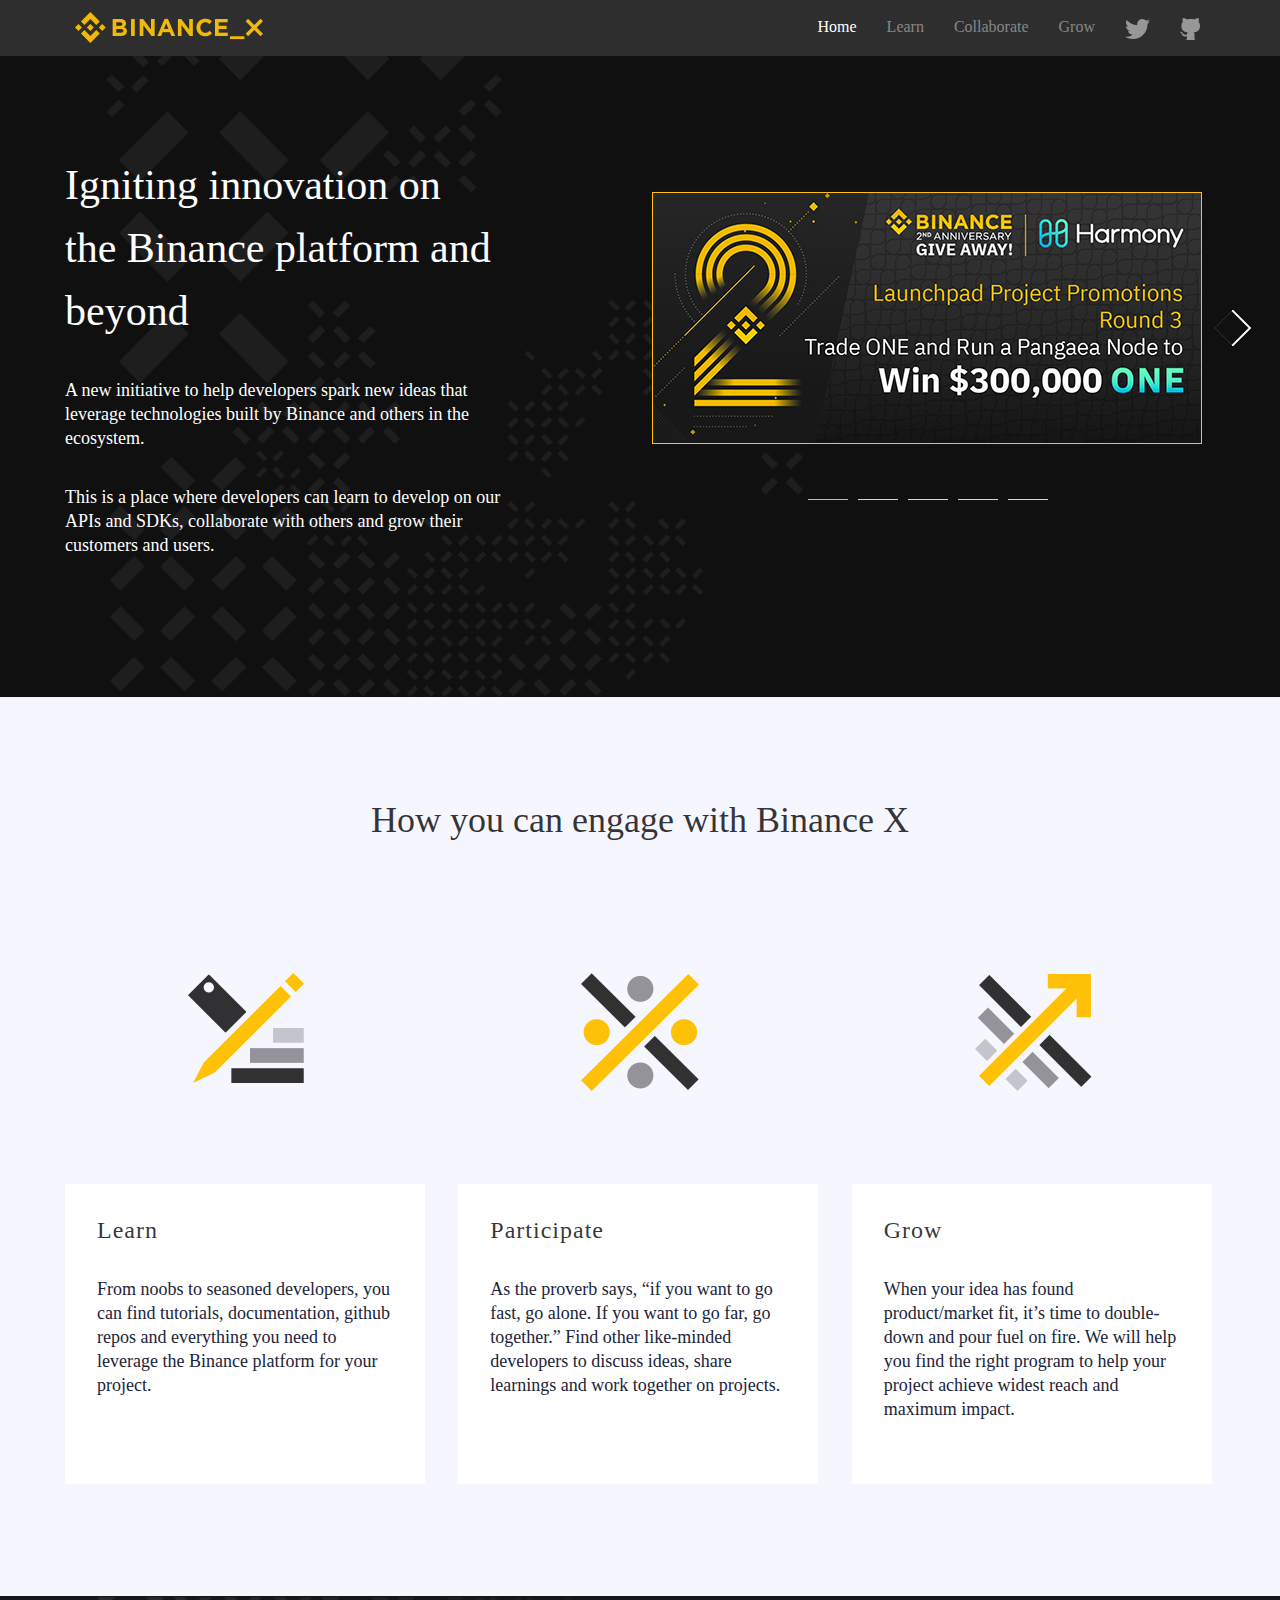
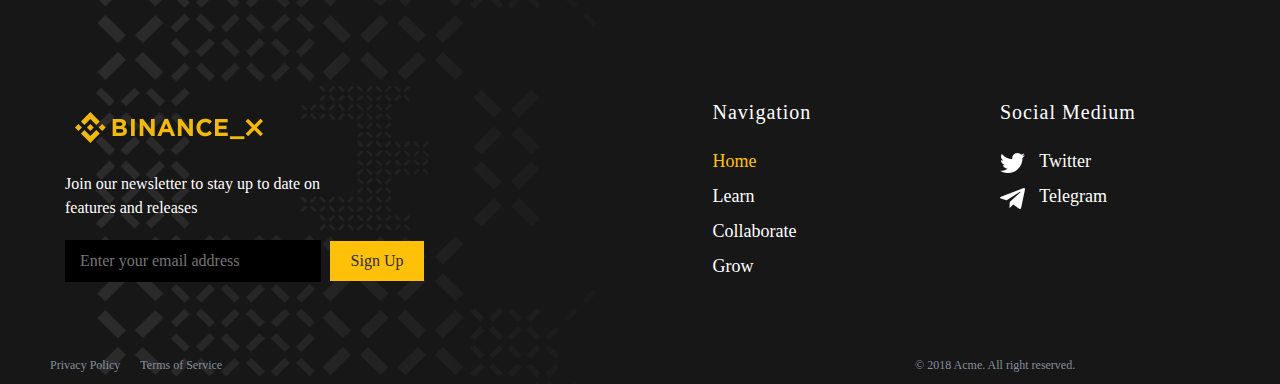
<file: index.html>
<!DOCTYPE html>
<html lang="en">
<head>
<title>Home</title>
<!-- for-mobile-apps -->
<meta name="viewport" content="width=device-width, initial-scale=1">
<meta http-equiv="Content-Type" content="text/html; charset=utf-8" />
<meta name="keywords" content="" />
	
	<!-- css files -->
    <link href="css/css_slider.css" rel="stylesheet"><!-- Slider css -->
    <link href="css/bootstrap.css" rel='stylesheet' type='text/css' /><!-- bootstrap css -->
    <link href="css/style.css" rel='stylesheet' type='text/css' /><!-- custom css -->
    <link href="css/font-awesome.min.css" rel="stylesheet"><!-- fontawesome css -->
	    <link href="css/banner.css" rel="stylesheet"><!-- fontawesome css -->
	<!-- //css files -->
	
	<!-- google fonts -->
	<link href="https://fonts.googleapis.com/css?family=IBM+Plex+Sans:400,700&display=swap" rel="stylesheet">
	<!-- //google fonts -->
	
</head>
<body>


<!-- header -->
<header>
	<div class="container">
		<!-- nav -->
		<nav class="py-3 d-lg-flex">
			<div id="logo">
				<h1> <a href="index.html"><img src="images/X-Long.png" /> </a></h1>
			</div>
			<ul class="menu ml-auto mt-1">
				<li class="active"><a href="index.html">Home</a></li>
				<li class=""><a href="learn.html">Learn</a></li>
				<li class=""><a href="collaborate.html">Collaborate</a></li>
				<li class=""><a href="grow.html">Grow</a></li>
				<li class=""><a href="#"><img src="images/nav_twitter.png" /></a></li>
				<li class=""><a href="#"><img src="images/nav_github.png" /></a></li>
			</ul>
		</nav>
		<!-- //nav -->
	</div>
</header>
<!-- //header -->


<!-- top banner -->
<div class="banner" id="home">
	<div class="layer">
		<div class="container">
			<!-- banner slider-->
			<div class="csslider">
        		<input type="radio" name="slides" id="slides_1" checked />
        		<input type="radio" name="slides" id="slides_2" />
        		<input type="radio" name="slides" id="slides_3" />
        		<input type="radio" name="slides" id="slides_4" />
        		<input type="radio" name="slides" id="slides_N" />
        		<ul>
            		<li><img src="images/banner.png"/></li>
            		<li><img src="images/banner.png"/></li>
            		<li><img src="images/banner.png"/></li>
            		<li><img src="images/banner.png"/></li>
            		<li><img src="images/banner.png"/></li>
        		</ul>
        		<div class="arrows">
            		<label for="slides_1"></label>
            		<label for="slides_2"></label>
            		<label for="slides_3"></label>
            		<label for="slides_4"></label>
            		<label for="slides_N"></label>
        		</div>
        		<div class="navigation">
            		<div>
                		<label for="slides_1"></label>
                		<label for="slides_2"></label>
                		<label for="slides_3"></label>
                		<label for="slides_4"></label>
                		<label for="slides_N"></label>
            		</div>
        		</div>
    		</div>
			<!--
			<div class="csslider infinity" id="slider1">
					<img src="images/banner.png"/>
			</div>
			<!-- //banner slider-->
			<div class="banner-text-w3pvt">
				<div class="top-text-fot">Igniting innovation on the Binance platform and beyond</div>
				<div class="top-text-s">A new initiative to help developers spark new ideas that leverage technologies built by Binance and others in the ecosystem.</div>
				<div class="top-text-s2">This is a place where developers can learn to develop on our APIs and SDKs, collaborate with others and grow their customers and users.</div>
			</div>
		</div>
	</div>
</div>
<!-- //top banner -->


<!-- about -->
<section class="banner-bottom pt-5">
	<div class="text-bottom">How you can engage with Binance X</div>
	<div class="container">
		<div class="row bottom_grids text-center mt-lg-5 mt-sm-3">
			<div class="col-md-4 grid1 mb-5">
				<img src="images/img_learn.png" alt="" class="img-fluid">
				<div class="symptoms_text">
					<h3 class="my-3">Learn</h3>
					<p class=""> From noobs to seasoned developers, you can find tutorials, documentation, github repos and everything  you need to leverage the Binance platform for your project.</p>
				</div>
			</div>
			<div class="col-md-4 grid2 mb-5">
				<img src="images/img_participate.png" alt="" class="img-fluid">
				<div class="symptoms_text">
					<h3 class="my-3">Participate</h3>
					<p class=""> As the proverb says, “if you want to go fast, go alone. If you want to go far, go together.” Find other like-minded developers to discuss ideas, share learnings and work together on projects.</p>
				</div>
			</div>
			<div class="col-md-4 grid3 mb-5">
				<img src="images/img_grow.png" alt="" class="img-fluid">
				<div class="symptoms_text">
					<h3 class="my-3">Grow</h3>
					<p class=""> When your idea has found product/market fit, it’s time to double-down and pour fuel on fire. We will help you find the right program to help your project achieve widest reach and maximum impact.</p>
				</div>
			</div>
		</div>
	</div>
</section>
<!-- //about -->




<!-- middle -->
<section class="middle py-4">
	
	<div class="container">
		<div id="ft-logo">
			<h1> <a href="index.html"><img src="images/X-Long.png" /></a></h1>
			<div class="text-ft2"><p class="mr-2">Join our newsletter to stay up to date on features and releases</p></div>
			<div class="input">
				<input type="text" placeholder="Enter your email address">
				<input type="button" value="Sign Up">
			</div>
		</div>
		
		<div class="col-lg-3 col-sm-6 footv3-left mt-sm-0 mt-4">
				<h4 class="mb-4 w3f_title">Navigation</h4>
				<ul class="list-w3">
					<li class="my-2 active">
						<a href="index.html">
							Home
						</a>
					</li>
					<li class="mb-2">
						<a href="learn.html">
							Learn
						</a>
					</li>
					<li class="my-2">
						<a href="collaborate.html">
							Collaborate
						</a>
					</li>
					<li class="my-2">
						<a href="grow.html">
							Grow
						</a>
					</li>
					
				</ul>
			</div>
		<div class="col-lg-3 col-sm-6 footv3-left mt-sm-0 mt-4">
				<h4 class="mb-4 w3f_title">Social Medium</h4>
				<ul class="list-w3">
					<li class="my-2">
						<img src="images/ic_twitter.png" style="padding-right: 10px;">
						<a href="#">
							Twitter
						</a>
					</li>
					<li class="mb-2">
						<img src="images/ic_telegram.png" style="padding-right: 10px;">
						<a href="#">
							Telegram
						</a>
					</li>
				</ul>
			</div>
	</div>
	<div class="container">
		<div class="row">
				<p class="">Privacy Policy</p>
				<p class="text-row">Terms of Service</p>
				<p class="banquan"> &copy; 2018 Acme. All right reserved.</p>
		</div>
	</div>
</section>
<!-- //middle -->



</body>
</html>
</file>
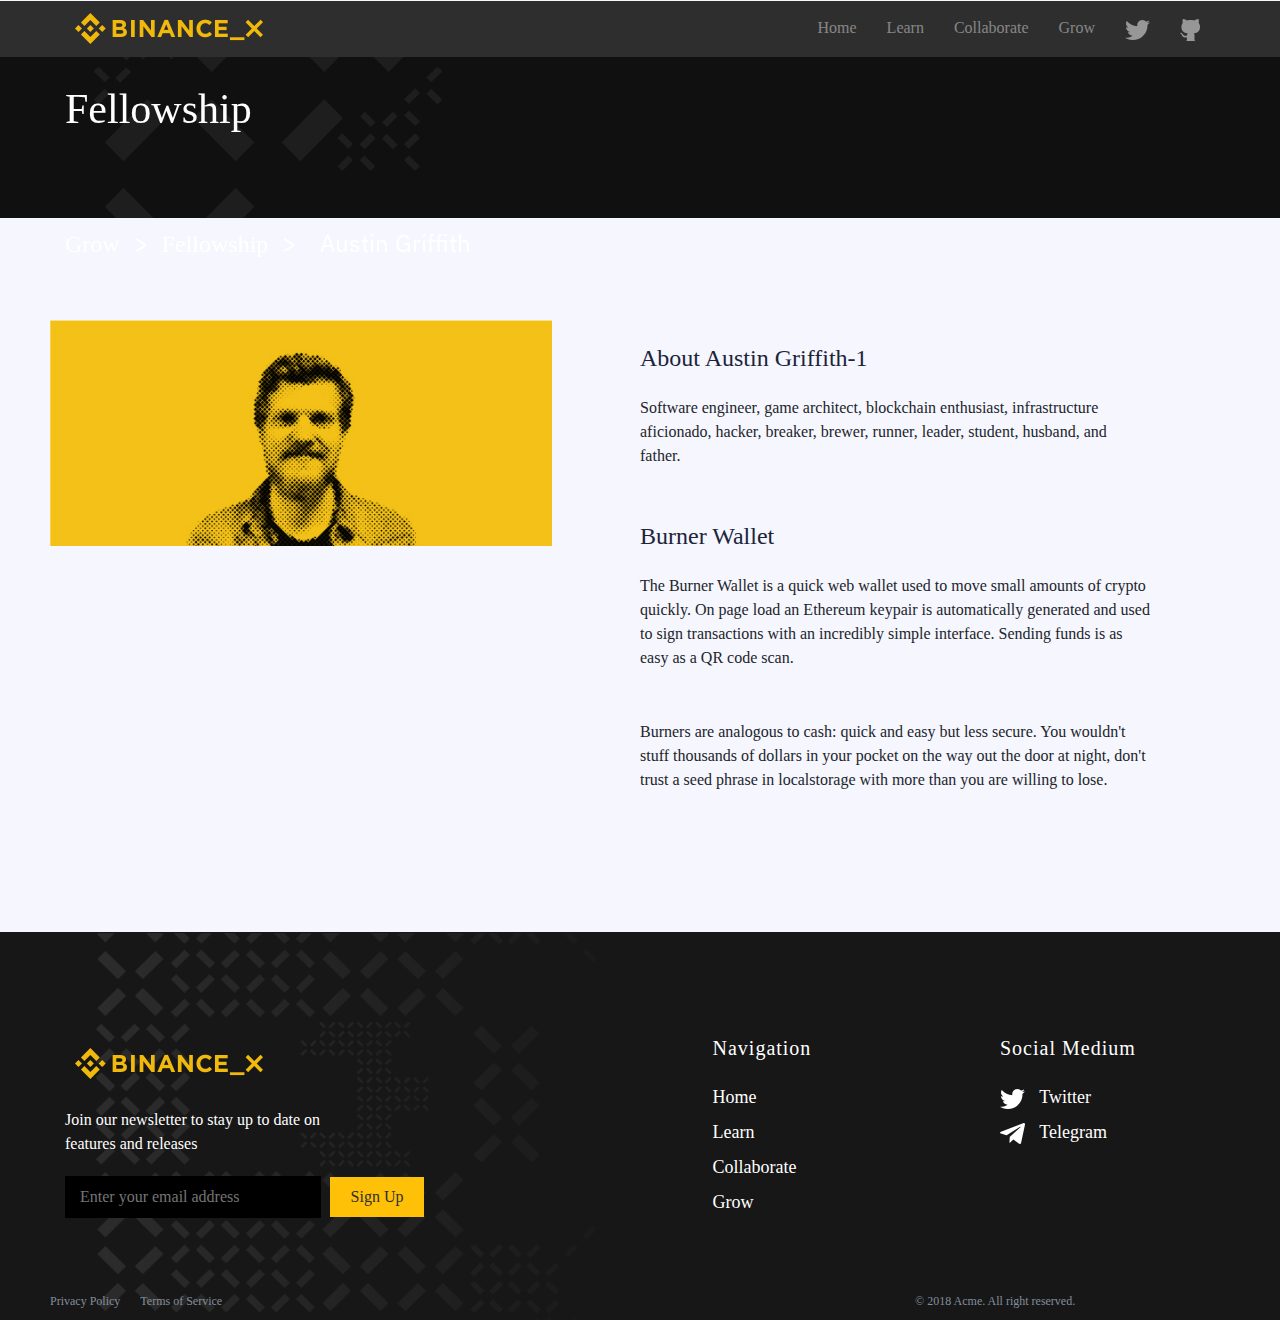
<file: austingriffith-1.html>
<!DOCTYPE html>
<html lang="en">
<head>
<title>Home</title>
<!-- for-mobile-apps -->
<meta name="viewport" content="width=device-width, initial-scale=1">
<meta http-equiv="Content-Type" content="text/html; charset=utf-8" />
<meta name="keywords" content="" />

    <script>
        addEventListener("load", function () {
            setTimeout(hideURLbar, 0);
        }, false);

        function hideURLbar() {
            window.scrollTo(0, 1);
        }
    </script>
	
	
	<!-- css files -->
    <link href="css/css_slider.css" rel="stylesheet"><!-- Slider css -->
    <link href="css/bootstrap.css" rel='stylesheet' type='text/css' /><!-- bootstrap css -->
    <link href="css/style.css" rel='stylesheet' type='text/css' /><!-- custom css -->
    <link href="css/font-awesome.min.css" rel="stylesheet"><!-- fontawesome css -->
	<link href="css/tab.css" rel="stylesheet"><!-- tab css -->
	<!-- //css files -->
	
	<!-- google fonts -->
	<link href="https://fonts.googleapis.com/css?family=IBM+Plex+Sans:400,700&display=swap" rel="stylesheet">
	<!-- //google fonts -->
	
</head>
<body>


<!-- header -->
<header>
	<div class="container">
		<!-- nav -->
		<nav class="py-3 d-lg-flex">
			<div id="logo">
				<h1> <a href="index.html"><img src="images/X-Long.png" /> </a></h1>
			</div>
			<ul class="menu ml-auto mt-1">
				<li class=""><a href="index.html">Home</a></li>
				<li class=""><a href="learn.html">Learn</a></li>
				<li class=""><a href="collaborate.html">Collaborate</a></li>
				<li class=""><a href="grow.html">Grow</a></li>
				<li class=""><a href="#"><img src="images/nav_twitter.png" /></a></li>
				<li class=""><a href="#"><img src="images/nav_github.png" /></a></li>
			</ul>
		</nav>
		<!-- //nav -->
	</div>
</header>
<!-- //header -->


<!-- banner -->
<div class="banner" id="collaborate">

	<div class="layer">
		<div class="container">
			<div class="bread-crumbs">
			<a href="grow.html">Grow</a>
				<span>&gt;</span>
				<a href="fellowship.html">Fellowship</a>
				<span>&gt;</span>
				<span class="span router-link-exact-active router-link-active">Austin Griffith</span>
		</div>
			
			<div class="collaborate-text-w3pvt">
				<div class="top-text-fot">Fellowship</div>
			</div>
			
		</div>
	</div>
</div>
	
<div class="austingriffith">
	
	<div class="right-area">
	<p class="tab-titles">About Austin Griffith-1</p>
	<p>Software engineer, game architect, blockchain enthusiast, infrastructure </p>
	<p>aficionado, hacker, breaker, brewer, runner, leader, student, husband, and </p>
	<p>father.</p>
	<p class="tab-titles" style="padding-top: 50px;">Burner Wallet</p>
	<p>The Burner Wallet is a quick web wallet used to move small amounts of crypto </p>
	<p>quickly. On page load an Ethereum keypair is automatically generated and used </p>
	<p>to sign transactions with an incredibly simple interface. Sending funds is as </p>
	<p>easy as a QR code scan.</p>
	<p style="padding-top: 50px;">Burners are analogous to cash: quick and easy but less secure. You wouldn't </p>
	<p>stuff thousands of dollars in your pocket on the way out the door at night, don't </p>
	<p>trust a seed phrase in localstorage with more than you are willing to lose.</p>
	</div>
	<div class="left-area">
	<img src="images/DominikHarz.jpg" alt="image" class="img-fluid">
	</div>
</div>
	<script>window.jQuery || document.write('<script src="js/jquery-2.1.1.min.js"><\/script>')</script>
<script>
        (function(){
            $('.left-area').css({ 
                'width':$('.erzi').css('width'),//获取子元素的宽度
                'height':$('.right-area').css('height') //获取子元素的高度
            });
        })()
    </script>

<!-- middle -->
<section class="middle py-4">
	
	<div class="container">
		
		<div id="ft-logo">
			<h1> <a href="index.html"><img src="images/X-Long.png" /></a></h1>
			<div class="text-ft2"><p class="mr-2">Join our newsletter to stay up to date on features and releases</p></div>
			<div class="input">
				<input type="text" placeholder="Enter your email address">
				<input type="button" value="Sign Up">
			</div>
		</div>
		
		<div class="col-lg-3 col-sm-6 footv3-left mt-sm-0 mt-4">
				<h4 class="mb-4 w3f_title">Navigation</h4>
				<ul class="list-w3">
					<li class="my-2">
						<a href="index.html">
							Home
						</a>
					</li>
					<li class="mb-2">
						<a href="learn.html">
							Learn
						</a>
					</li>
					<li class="my-2">
						<a href="collaborate.html">
							Collaborate
						</a>
					</li>
					<li class="my-2">
						<a href="grow.html">
							Grow
						</a>
					</li>
					
				</ul>
			</div>
		<div class="col-lg-3 col-sm-6 footv3-left mt-sm-0 mt-4">
				<h4 class="mb-4 w3f_title">Social Medium</h4>
				<ul class="list-w3">
					<li class="my-2">
						<img src="images/ic_twitter.png" style="padding-right: 10px;">
						<a href="#">
							Twitter
						</a>
					</li>
					<li class="mb-2">
						<img src="images/ic_telegram.png" style="padding-right: 10px;">
						<a href="#">
							Telegram
						</a>
					</li>
				</ul>
			</div>
	</div>
	<div class="container">
		<div class="row">
				<p class="">Privacy Policy</p>
				<p class="text-row">Terms of Service</p>
				<p class="banquan"> &copy; 2018 Acme. All right reserved.</p>
		</div>
	</div>
</section>
<!-- //middle -->




</body>
</html>
</file>
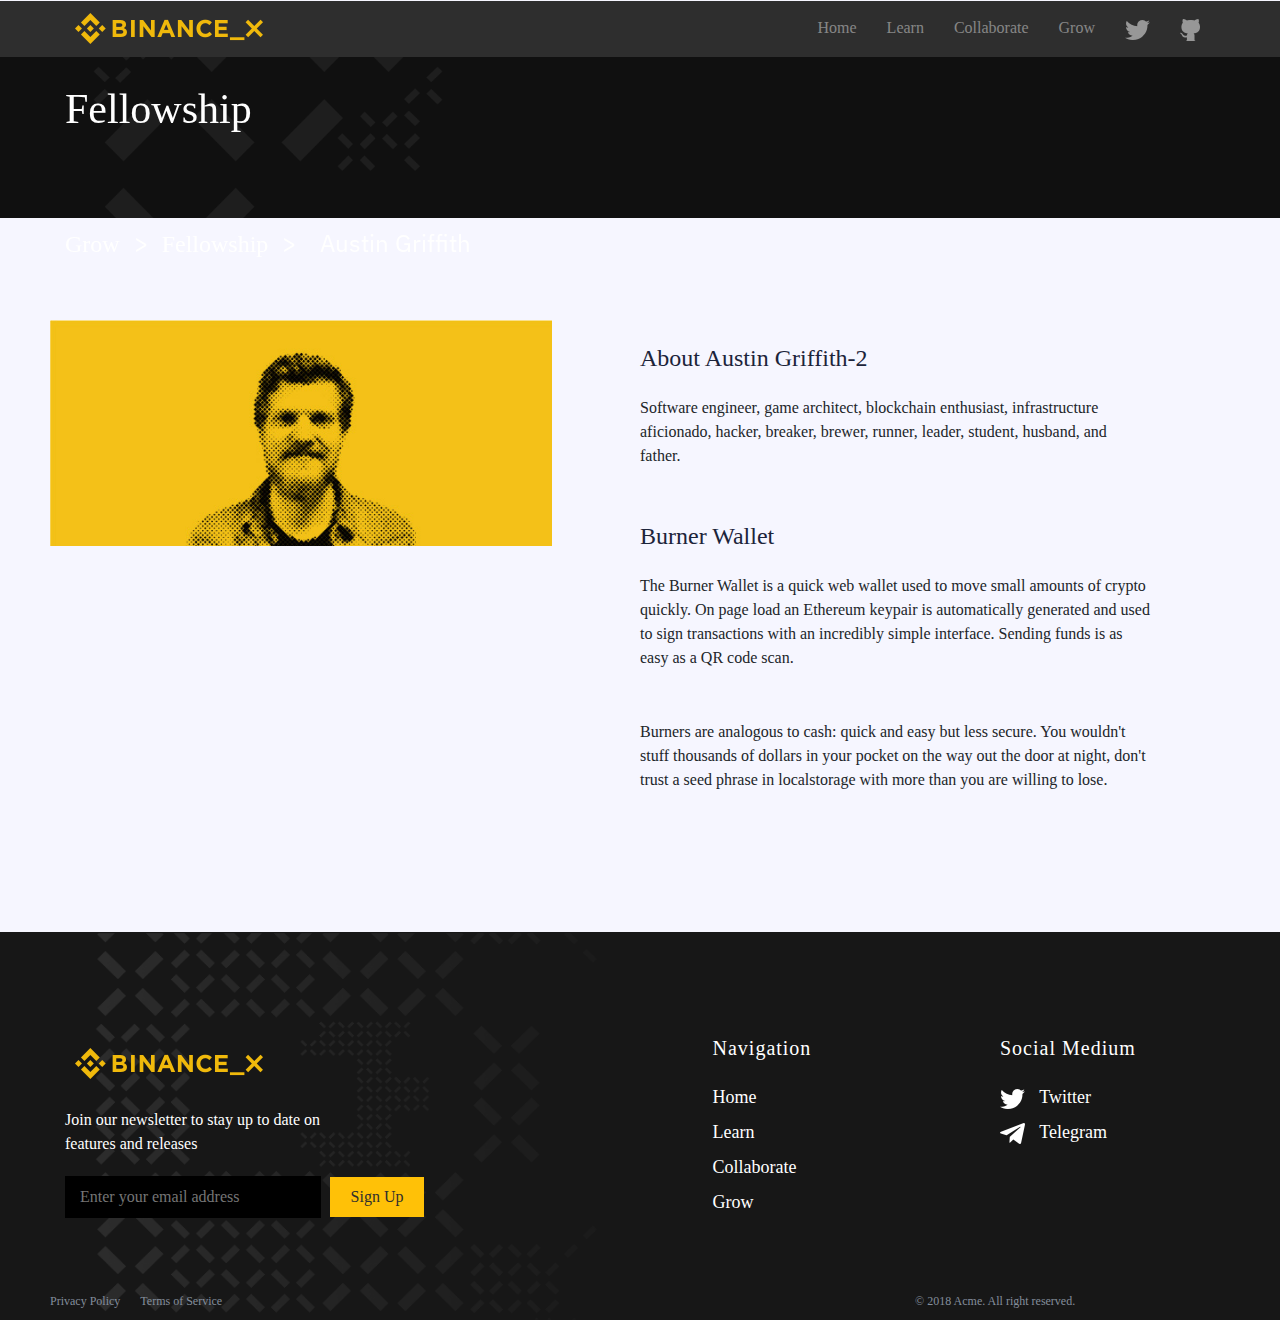
<file: austingriffith-2.html>
<!DOCTYPE html>
<html lang="en">
<head>
<title>Home</title>
<!-- for-mobile-apps -->
<meta name="viewport" content="width=device-width, initial-scale=1">
<meta http-equiv="Content-Type" content="text/html; charset=utf-8" />
<meta name="keywords" content="" />

    <script>
        addEventListener("load", function () {
            setTimeout(hideURLbar, 0);
        }, false);

        function hideURLbar() {
            window.scrollTo(0, 1);
        }
    </script>
	
	
	<!-- css files -->
    <link href="css/css_slider.css" rel="stylesheet"><!-- Slider css -->
    <link href="css/bootstrap.css" rel='stylesheet' type='text/css' /><!-- bootstrap css -->
    <link href="css/style.css" rel='stylesheet' type='text/css' /><!-- custom css -->
    <link href="css/font-awesome.min.css" rel="stylesheet"><!-- fontawesome css -->
	<link href="css/tab.css" rel="stylesheet"><!-- tab css -->
	<!-- //css files -->
	
	<!-- google fonts -->
	<link href="https://fonts.googleapis.com/css?family=IBM+Plex+Sans:400,700&display=swap" rel="stylesheet">
	<!-- //google fonts -->
	
</head>
<body>


<!-- header -->
<header>
	<div class="container">
		<!-- nav -->
		<nav class="py-3 d-lg-flex">
			<div id="logo">
				<h1> <a href="index.html"><img src="images/X-Long.png" /> </a></h1>
			</div>
			<ul class="menu ml-auto mt-1">
				<li class=""><a href="index.html">Home</a></li>
				<li class=""><a href="learn.html">Learn</a></li>
				<li class=""><a href="collaborate.html">Collaborate</a></li>
				<li class=""><a href="grow.html">Grow</a></li>
				<li class=""><a href="#"><img src="images/nav_twitter.png" /></a></li>
				<li class=""><a href="#"><img src="images/nav_github.png" /></a></li>
			</ul>
		</nav>
		<!-- //nav -->
	</div>
</header>
<!-- //header -->


<!-- banner -->
<div class="banner" id="collaborate">

	<div class="layer">
		<div class="container">
			<div class="bread-crumbs">
			<a href="grow.html">Grow</a>
				<span>&gt;</span>
				<a href="fellowship.html">Fellowship</a>
				<span>&gt;</span>
				<span class="span router-link-exact-active router-link-active">Austin Griffith</span>
		</div>
			
			<div class="collaborate-text-w3pvt">
				<div class="top-text-fot">Fellowship</div>
			</div>
			
		</div>
	</div>
</div>
	
<div class="austingriffith">
	
	<div class="right-area">
	<p class="tab-titles">About Austin Griffith-2</p>
	<p>Software engineer, game architect, blockchain enthusiast, infrastructure </p>
	<p>aficionado, hacker, breaker, brewer, runner, leader, student, husband, and </p>
	<p>father.</p>
	<p class="tab-titles" style="padding-top: 50px;">Burner Wallet</p>
	<p>The Burner Wallet is a quick web wallet used to move small amounts of crypto </p>
	<p>quickly. On page load an Ethereum keypair is automatically generated and used </p>
	<p>to sign transactions with an incredibly simple interface. Sending funds is as </p>
	<p>easy as a QR code scan.</p>
	<p style="padding-top: 50px;">Burners are analogous to cash: quick and easy but less secure. You wouldn't </p>
	<p>stuff thousands of dollars in your pocket on the way out the door at night, don't </p>
	<p>trust a seed phrase in localstorage with more than you are willing to lose.</p>
	</div>
	<div class="left-area">
	<img src="images/DominikHarz.jpg" alt="image" class="img-fluid">
	</div>
</div>
	<script>window.jQuery || document.write('<script src="js/jquery-2.1.1.min.js"><\/script>')</script>
<script>
        (function(){
            $('.left-area').css({ 
                'width':$('.erzi').css('width'),//获取子元素的宽度
                'height':$('.right-area').css('height') //获取子元素的高度
            });
        })()
    </script>


<!-- middle -->
<section class="middle py-4">
	
	<div class="container">
		
		<div id="ft-logo">
			<h1> <a href="index.html"><img src="images/X-Long.png" /></a></h1>
			<div class="text-ft2"><p class="mr-2">Join our newsletter to stay up to date on features and releases</p></div>
			<div class="input">
				<input type="text" placeholder="Enter your email address">
				<input type="button" value="Sign Up">
			</div>
		</div>
		
		<div class="col-lg-3 col-sm-6 footv3-left mt-sm-0 mt-4">
				<h4 class="mb-4 w3f_title">Navigation</h4>
				<ul class="list-w3">
					<li class="my-2">
						<a href="index.html">
							Home
						</a>
					</li>
					<li class="mb-2">
						<a href="learn.html">
							Learn
						</a>
					</li>
					<li class="my-2">
						<a href="collaborate.html">
							Collaborate
						</a>
					</li>
					<li class="my-2">
						<a href="grow.html">
							Grow
						</a>
					</li>
					
				</ul>
			</div>
		<div class="col-lg-3 col-sm-6 footv3-left mt-sm-0 mt-4">
				<h4 class="mb-4 w3f_title">Social Medium</h4>
				<ul class="list-w3">
					<li class="my-2">
						<img src="images/ic_twitter.png" style="padding-right: 10px;">
						<a href="#">
							Twitter
						</a>
					</li>
					<li class="mb-2">
						<img src="images/ic_telegram.png" style="padding-right: 10px;">
						<a href="#">
							Telegram
						</a>
					</li>
				</ul>
			</div>
	</div>
	<div class="container">
		<div class="row">
				<p class="">Privacy Policy</p>
				<p class="text-row">Terms of Service</p>
				<p class="banquan"> &copy; 2018 Acme. All right reserved.</p>
		</div>
	</div>
</section>
<!-- //middle -->




</body>
</html>
</file>
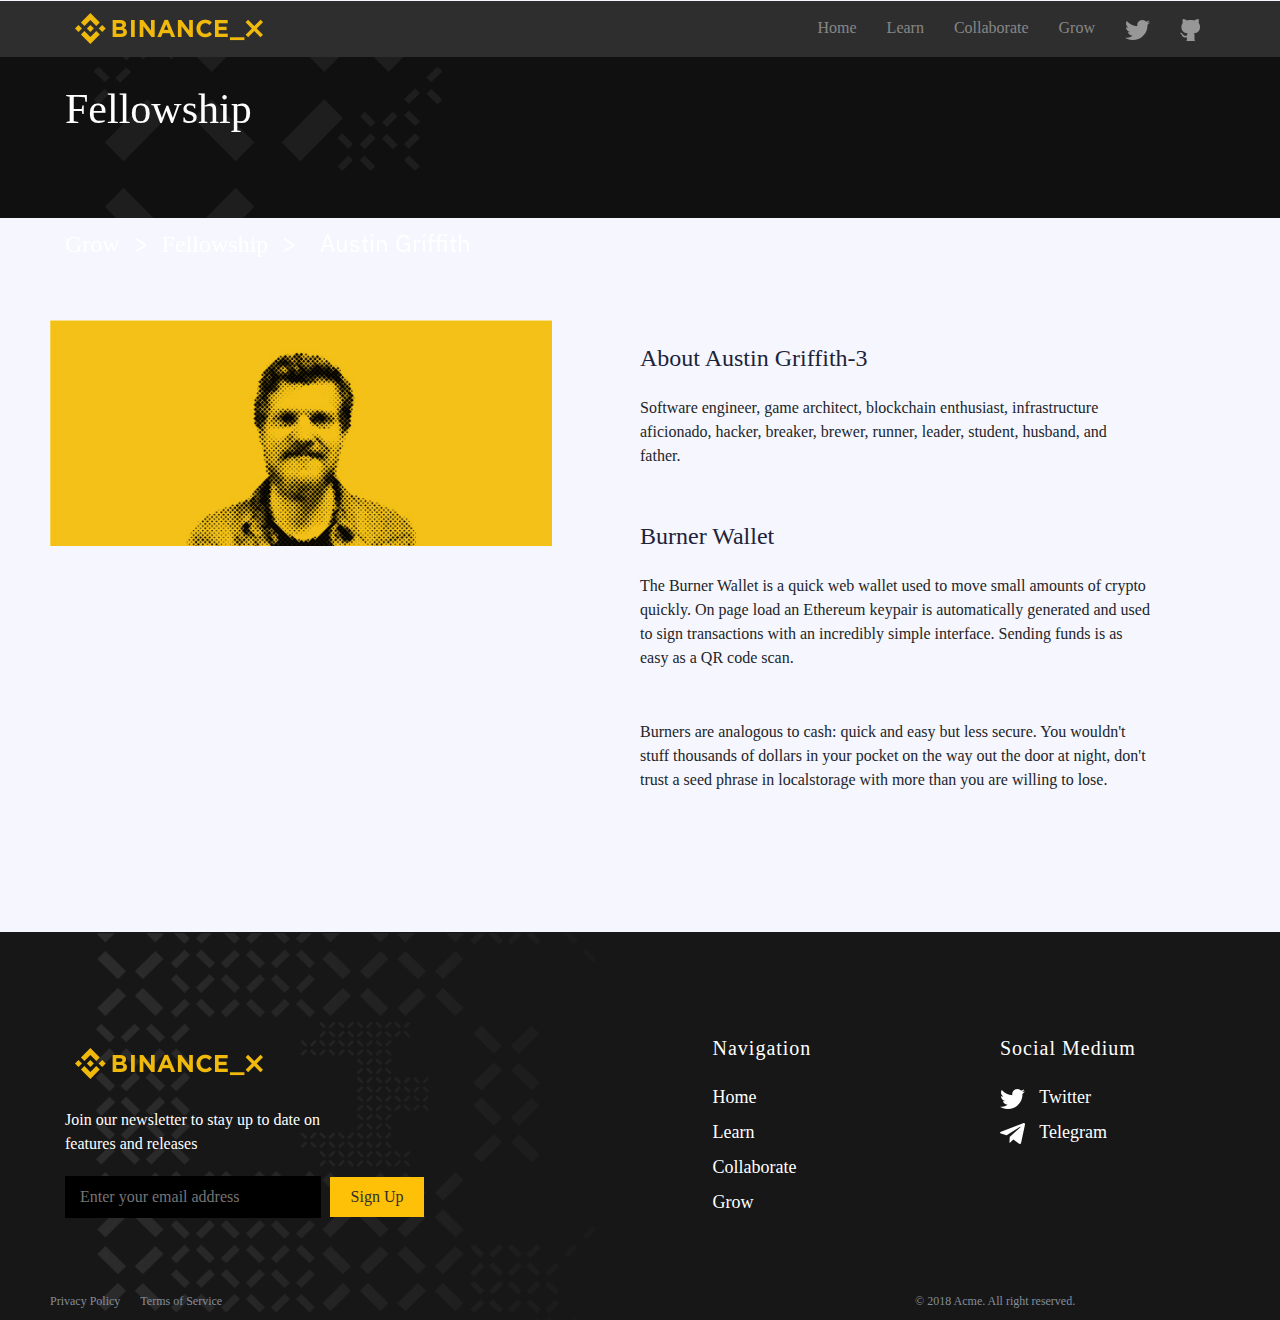
<file: austingriffith-3.html>
<!DOCTYPE html>
<html lang="en">
<head>
<title>Home</title>
<!-- for-mobile-apps -->
<meta name="viewport" content="width=device-width, initial-scale=1">
<meta http-equiv="Content-Type" content="text/html; charset=utf-8" />
<meta name="keywords" content="" />

    <script>
        addEventListener("load", function () {
            setTimeout(hideURLbar, 0);
        }, false);

        function hideURLbar() {
            window.scrollTo(0, 1);
        }
    </script>
	
	
	<!-- css files -->
    <link href="css/css_slider.css" rel="stylesheet"><!-- Slider css -->
    <link href="css/bootstrap.css" rel='stylesheet' type='text/css' /><!-- bootstrap css -->
    <link href="css/style.css" rel='stylesheet' type='text/css' /><!-- custom css -->
    <link href="css/font-awesome.min.css" rel="stylesheet"><!-- fontawesome css -->
	<link href="css/tab.css" rel="stylesheet"><!-- tab css -->
	<!-- //css files -->
	
	<!-- google fonts -->
	<link href="https://fonts.googleapis.com/css?family=IBM+Plex+Sans:400,700&display=swap" rel="stylesheet">
	<!-- //google fonts -->
	
</head>
<body>


<!-- header -->
<header>
	<div class="container">
		<!-- nav -->
		<nav class="py-3 d-lg-flex">
			<div id="logo">
				<h1> <a href="index.html"><img src="images/X-Long.png" /> </a></h1>
			</div>
			<ul class="menu ml-auto mt-1">
				<li class=""><a href="index.html">Home</a></li>
				<li class=""><a href="learn.html">Learn</a></li>
				<li class=""><a href="collaborate.html">Collaborate</a></li>
				<li class=""><a href="grow.html">Grow</a></li>
				<li class=""><a href="#"><img src="images/nav_twitter.png" /></a></li>
				<li class=""><a href="#"><img src="images/nav_github.png" /></a></li>
			</ul>
		</nav>
		<!-- //nav -->
	</div>
</header>
<!-- //header -->


<!-- banner -->
<div class="banner" id="collaborate">

	<div class="layer">
		<div class="container">
			<div class="bread-crumbs">
			<a href="grow.html">Grow</a>
				<span>&gt;</span>
				<a href="fellowship.html">Fellowship</a>
				<span>&gt;</span>
				<span class="span router-link-exact-active router-link-active">Austin Griffith</span>
		</div>
			
			<div class="collaborate-text-w3pvt">
				<div class="top-text-fot">Fellowship</div>
			</div>
			
		</div>
	</div>
</div>
	
<div class="austingriffith">
	
	<div class="right-area">
	<p class="tab-titles">About Austin Griffith-3</p>
	<p>Software engineer, game architect, blockchain enthusiast, infrastructure </p>
	<p>aficionado, hacker, breaker, brewer, runner, leader, student, husband, and </p>
	<p>father.</p>
	<p class="tab-titles" style="padding-top: 50px;">Burner Wallet</p>
	<p>The Burner Wallet is a quick web wallet used to move small amounts of crypto </p>
	<p>quickly. On page load an Ethereum keypair is automatically generated and used </p>
	<p>to sign transactions with an incredibly simple interface. Sending funds is as </p>
	<p>easy as a QR code scan.</p>
	<p style="padding-top: 50px;">Burners are analogous to cash: quick and easy but less secure. You wouldn't </p>
	<p>stuff thousands of dollars in your pocket on the way out the door at night, don't </p>
	<p>trust a seed phrase in localstorage with more than you are willing to lose.</p>
	</div>
	<div class="left-area">
	<img src="images/DominikHarz.jpg" alt="image" class="img-fluid">
	</div>
</div>
	<script>window.jQuery || document.write('<script src="js/jquery-2.1.1.min.js"><\/script>')</script>
<script>
        (function(){
            $('.left-area').css({ 
                'width':$('.erzi').css('width'),//获取子元素的宽度
                'height':$('.right-area').css('height') //获取子元素的高度
            });
        })()
    </script>


<!-- middle -->
<section class="middle py-4">
	
	<div class="container">
		
		<div id="ft-logo">
			<h1> <a href="index.html"><img src="images/X-Long.png" /></a></h1>
			<div class="text-ft2"><p class="mr-2">Join our newsletter to stay up to date on features and releases</p></div>
			<div class="input">
				<input type="text" placeholder="Enter your email address">
				<input type="button" value="Sign Up">
			</div>
		</div>
		
		<div class="col-lg-3 col-sm-6 footv3-left mt-sm-0 mt-4">
				<h4 class="mb-4 w3f_title">Navigation</h4>
				<ul class="list-w3">
					<li class="my-2">
						<a href="index.html">
							Home
						</a>
					</li>
					<li class="mb-2">
						<a href="learn.html">
							Learn
						</a>
					</li>
					<li class="my-2">
						<a href="collaborate.html">
							Collaborate
						</a>
					</li>
					<li class="my-2">
						<a href="grow.html">
							Grow
						</a>
					</li>
					
				</ul>
			</div>
		<div class="col-lg-3 col-sm-6 footv3-left mt-sm-0 mt-4">
				<h4 class="mb-4 w3f_title">Social Medium</h4>
				<ul class="list-w3">
					<li class="my-2">
						<img src="images/ic_twitter.png" style="padding-right: 10px;">
						<a href="#">
							Twitter
						</a>
					</li>
					<li class="mb-2">
						<img src="images/ic_telegram.png" style="padding-right: 10px;">
						<a href="#">
							Telegram
						</a>
					</li>
				</ul>
			</div>
	</div>
	<div class="container">
		<div class="row">
				<p class="">Privacy Policy</p>
				<p class="text-row">Terms of Service</p>
				<p class="banquan"> &copy; 2018 Acme. All right reserved.</p>
		</div>
	</div>
</section>
<!-- //middle -->




</body>
</html>
</file>
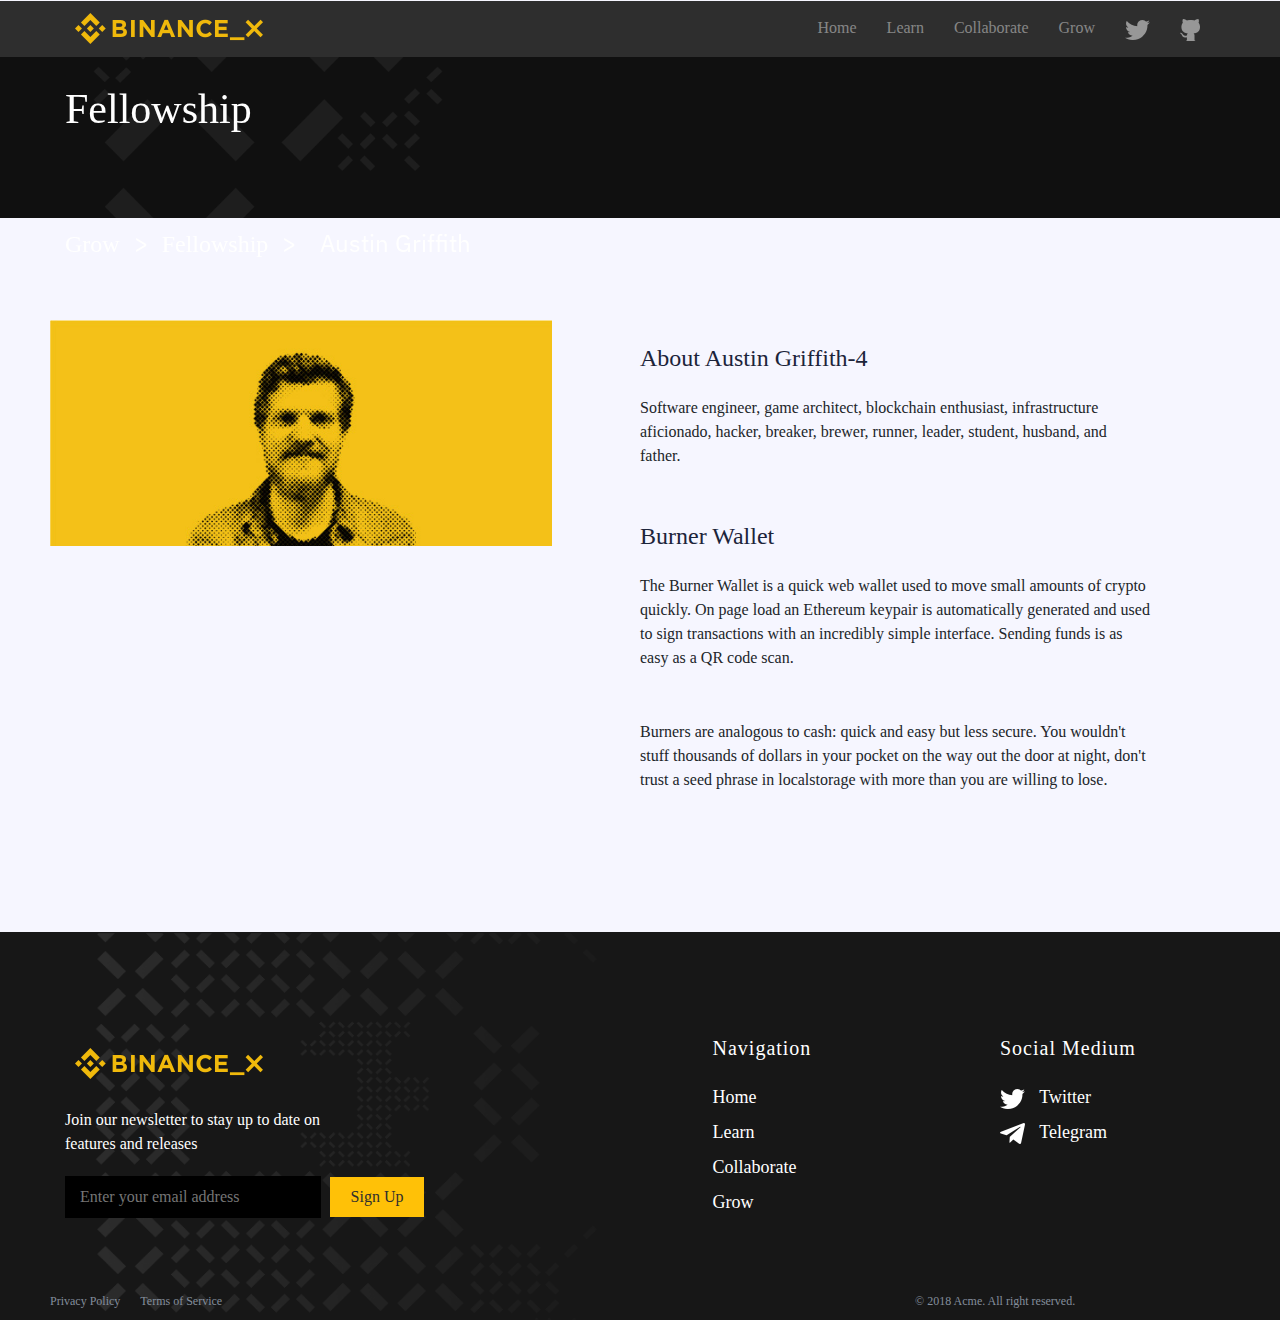
<file: austingriffith-4.html>
<!DOCTYPE html>
<html lang="en">
<head>
<title>Home</title>
<!-- for-mobile-apps -->
<meta name="viewport" content="width=device-width, initial-scale=1">
<meta http-equiv="Content-Type" content="text/html; charset=utf-8" />
<meta name="keywords" content="" />

    <script>
        addEventListener("load", function () {
            setTimeout(hideURLbar, 0);
        }, false);

        function hideURLbar() {
            window.scrollTo(0, 1);
        }
    </script>
	
	
	<!-- css files -->
    <link href="css/css_slider.css" rel="stylesheet"><!-- Slider css -->
    <link href="css/bootstrap.css" rel='stylesheet' type='text/css' /><!-- bootstrap css -->
    <link href="css/style.css" rel='stylesheet' type='text/css' /><!-- custom css -->
    <link href="css/font-awesome.min.css" rel="stylesheet"><!-- fontawesome css -->
	<link href="css/tab.css" rel="stylesheet"><!-- tab css -->
	<!-- //css files -->
	
	<!-- google fonts -->
	<link href="https://fonts.googleapis.com/css?family=IBM+Plex+Sans:400,700&display=swap" rel="stylesheet">
	<!-- //google fonts -->
	
</head>
<body>


<!-- header -->
<header>
	<div class="container">
		<!-- nav -->
		<nav class="py-3 d-lg-flex">
			<div id="logo">
				<h1> <a href="index.html"><img src="images/X-Long.png" /> </a></h1>
			</div>
			<ul class="menu ml-auto mt-1">
				<li class=""><a href="index.html">Home</a></li>
				<li class=""><a href="learn.html">Learn</a></li>
				<li class=""><a href="collaborate.html">Collaborate</a></li>
				<li class=""><a href="grow.html">Grow</a></li>
				<li class=""><a href="#"><img src="images/nav_twitter.png" /></a></li>
				<li class=""><a href="#"><img src="images/nav_github.png" /></a></li>
			</ul>
		</nav>
		<!-- //nav -->
	</div>
</header>
<!-- //header -->


<!-- banner -->
<div class="banner" id="collaborate">

	<div class="layer">
		<div class="container">
			<div class="bread-crumbs">
			<a href="grow.html">Grow</a>
				<span>&gt;</span>
				<a href="fellowship.html">Fellowship</a>
				<span>&gt;</span>
				<span class="span router-link-exact-active router-link-active">Austin Griffith</span>
		</div>
			
			<div class="collaborate-text-w3pvt">
				<div class="top-text-fot">Fellowship</div>
			</div>
			
		</div>
	</div>
</div>
	
<div class="austingriffith">
	
	<div class="right-area">
	<p class="tab-titles">About Austin Griffith-4</p>
	<p>Software engineer, game architect, blockchain enthusiast, infrastructure </p>
	<p>aficionado, hacker, breaker, brewer, runner, leader, student, husband, and </p>
	<p>father.</p>
	<p class="tab-titles" style="padding-top: 50px;">Burner Wallet</p>
	<p>The Burner Wallet is a quick web wallet used to move small amounts of crypto </p>
	<p>quickly. On page load an Ethereum keypair is automatically generated and used </p>
	<p>to sign transactions with an incredibly simple interface. Sending funds is as </p>
	<p>easy as a QR code scan.</p>
	<p style="padding-top: 50px;">Burners are analogous to cash: quick and easy but less secure. You wouldn't </p>
	<p>stuff thousands of dollars in your pocket on the way out the door at night, don't </p>
	<p>trust a seed phrase in localstorage with more than you are willing to lose.</p>
	</div>
	<div class="left-area">
	<img src="images/DominikHarz.jpg" alt="image" class="img-fluid">
	</div>
</div>
	<script>window.jQuery || document.write('<script src="js/jquery-2.1.1.min.js"><\/script>')</script>
<script>
        (function(){
            $('.left-area').css({ 
                'width':$('.erzi').css('width'),//获取子元素的宽度
                'height':$('.right-area').css('height') //获取子元素的高度
            });
        })()
    </script>

<!-- middle -->
<section class="middle py-4">
	
	<div class="container">
		
		<div id="ft-logo">
			<h1> <a href="index.html"><img src="images/X-Long.png" /></a></h1>
			<div class="text-ft2"><p class="mr-2">Join our newsletter to stay up to date on features and releases</p></div>
			<div class="input">
				<input type="text" placeholder="Enter your email address">
				<input type="button" value="Sign Up">
			</div>
		</div>
		
		<div class="col-lg-3 col-sm-6 footv3-left mt-sm-0 mt-4">
				<h4 class="mb-4 w3f_title">Navigation</h4>
				<ul class="list-w3">
					<li class="my-2">
						<a href="index.html">
							Home
						</a>
					</li>
					<li class="mb-2">
						<a href="learn.html">
							Learn
						</a>
					</li>
					<li class="my-2">
						<a href="collaborate.html">
							Collaborate
						</a>
					</li>
					<li class="my-2">
						<a href="grow.html">
							Grow
						</a>
					</li>
					
				</ul>
			</div>
		<div class="col-lg-3 col-sm-6 footv3-left mt-sm-0 mt-4">
				<h4 class="mb-4 w3f_title">Social Medium</h4>
				<ul class="list-w3">
					<li class="my-2">
						<img src="images/ic_twitter.png" style="padding-right: 10px;">
						<a href="#">
							Twitter
						</a>
					</li>
					<li class="mb-2">
						<img src="images/ic_telegram.png" style="padding-right: 10px;">
						<a href="#">
							Telegram
						</a>
					</li>
				</ul>
			</div>
	</div>
	<div class="container">
		<div class="row">
				<p class="">Privacy Policy</p>
				<p class="text-row">Terms of Service</p>
				<p class="banquan"> &copy; 2018 Acme. All right reserved.</p>
		</div>
	</div>
</section>
<!-- //middle -->




</body>
</html>
</file>
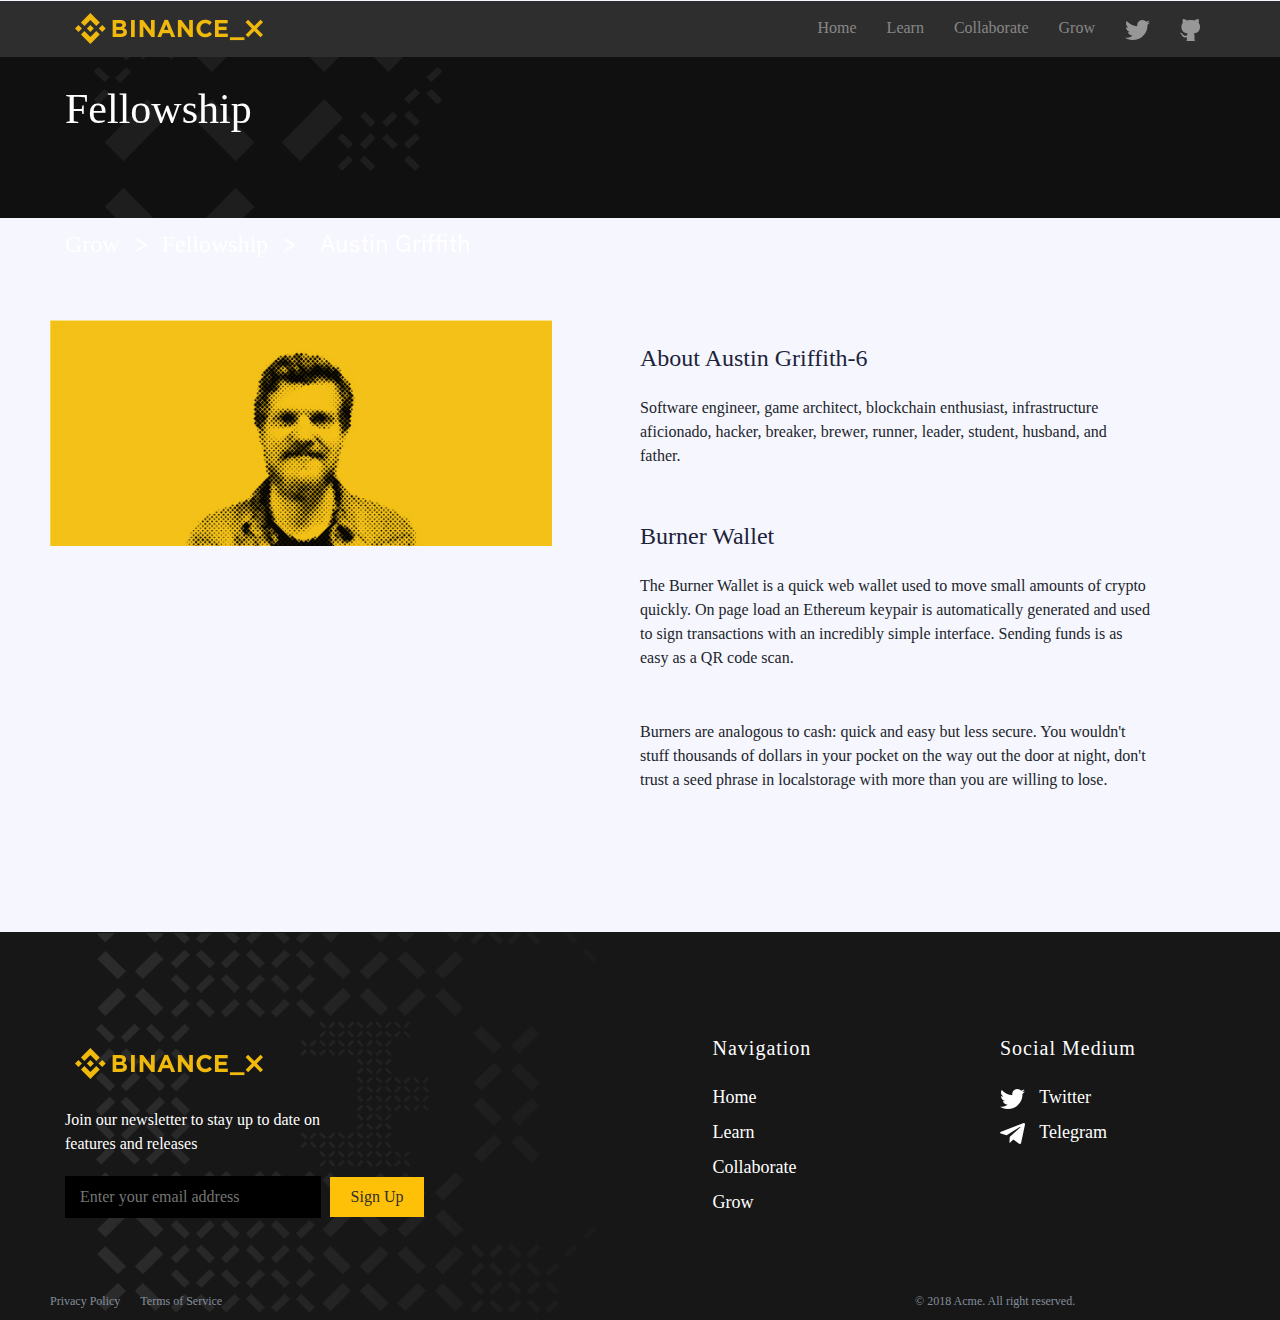
<file: austingriffith-5.html>
<!DOCTYPE html>
<html lang="en">
<head>
<title>Home</title>
<!-- for-mobile-apps -->
<meta name="viewport" content="width=device-width, initial-scale=1">
<meta http-equiv="Content-Type" content="text/html; charset=utf-8" />
<meta name="keywords" content="" />

    <script>
        addEventListener("load", function () {
            setTimeout(hideURLbar, 0);
        }, false);

        function hideURLbar() {
            window.scrollTo(0, 1);
        }
    </script>
	
	
	<!-- css files -->
    <link href="css/css_slider.css" rel="stylesheet"><!-- Slider css -->
    <link href="css/bootstrap.css" rel='stylesheet' type='text/css' /><!-- bootstrap css -->
    <link href="css/style.css" rel='stylesheet' type='text/css' /><!-- custom css -->
    <link href="css/font-awesome.min.css" rel="stylesheet"><!-- fontawesome css -->
	<link href="css/tab.css" rel="stylesheet"><!-- tab css -->
	<!-- //css files -->
	
	<!-- google fonts -->
	<link href="https://fonts.googleapis.com/css?family=IBM+Plex+Sans:400,700&display=swap" rel="stylesheet">
	<!-- //google fonts -->
	
</head>
<body>


<!-- header -->
<header>
	<div class="container">
		<!-- nav -->
		<nav class="py-3 d-lg-flex">
			<div id="logo">
				<h1> <a href="index.html"><img src="images/X-Long.png" /> </a></h1>
			</div>
			<ul class="menu ml-auto mt-1">
				<li class=""><a href="index.html">Home</a></li>
				<li class=""><a href="learn.html">Learn</a></li>
				<li class=""><a href="collaborate.html">Collaborate</a></li>
				<li class=""><a href="grow.html">Grow</a></li>
				<li class=""><a href="#"><img src="images/nav_twitter.png" /></a></li>
				<li class=""><a href="#"><img src="images/nav_github.png" /></a></li>
			</ul>
		</nav>
		<!-- //nav -->
	</div>
</header>
<!-- //header -->


<!-- banner -->
<div class="banner" id="collaborate">

	<div class="layer">
		<div class="container">
			<div class="bread-crumbs">
			<a href="grow.html">Grow</a>
				<span>&gt;</span>
				<a href="fellowship.html">Fellowship</a>
				<span>&gt;</span>
				<span class="span router-link-exact-active router-link-active">Austin Griffith</span>
		</div>
			
			<div class="collaborate-text-w3pvt">
				<div class="top-text-fot">Fellowship</div>
			</div>
			
		</div>
	</div>
</div>
	
<div class="austingriffith">
	
	<div class="right-area">
	<p class="tab-titles">About Austin Griffith-6</p>
	<p>Software engineer, game architect, blockchain enthusiast, infrastructure </p>
	<p>aficionado, hacker, breaker, brewer, runner, leader, student, husband, and </p>
	<p>father.</p>
	<p class="tab-titles" style="padding-top: 50px;">Burner Wallet</p>
	<p>The Burner Wallet is a quick web wallet used to move small amounts of crypto </p>
	<p>quickly. On page load an Ethereum keypair is automatically generated and used </p>
	<p>to sign transactions with an incredibly simple interface. Sending funds is as </p>
	<p>easy as a QR code scan.</p>
	<p style="padding-top: 50px;">Burners are analogous to cash: quick and easy but less secure. You wouldn't </p>
	<p>stuff thousands of dollars in your pocket on the way out the door at night, don't </p>
	<p>trust a seed phrase in localstorage with more than you are willing to lose.</p>
	</div>
	<div class="left-area">
	<img src="images/DominikHarz.jpg" alt="image" class="img-fluid">
	</div>
</div>
	<script>window.jQuery || document.write('<script src="js/jquery-2.1.1.min.js"><\/script>')</script>
<script>
        (function(){
            $('.left-area').css({ 
                'width':$('.erzi').css('width'),//获取子元素的宽度
                'height':$('.right-area').css('height') //获取子元素的高度
            });
        })()
    </script>


<!-- middle -->
<section class="middle py-4">
	
	<div class="container">
		
		<div id="ft-logo">
			<h1> <a href="index.html"><img src="images/X-Long.png" /></a></h1>
			<div class="text-ft2"><p class="mr-2">Join our newsletter to stay up to date on features and releases</p></div>
			<div class="input">
				<input type="text" placeholder="Enter your email address">
				<input type="button" value="Sign Up">
			</div>
		</div>
		
		<div class="col-lg-3 col-sm-6 footv3-left mt-sm-0 mt-4">
				<h4 class="mb-4 w3f_title">Navigation</h4>
				<ul class="list-w3">
					<li class="my-2">
						<a href="index.html">
							Home
						</a>
					</li>
					<li class="mb-2">
						<a href="learn.html">
							Learn
						</a>
					</li>
					<li class="my-2">
						<a href="collaborate.html">
							Collaborate
						</a>
					</li>
					<li class="my-2">
						<a href="grow.html">
							Grow
						</a>
					</li>
					
				</ul>
			</div>
		<div class="col-lg-3 col-sm-6 footv3-left mt-sm-0 mt-4">
				<h4 class="mb-4 w3f_title">Social Medium</h4>
				<ul class="list-w3">
					<li class="my-2">
						<img src="images/ic_twitter.png" style="padding-right: 10px;">
						<a href="#">
							Twitter
						</a>
					</li>
					<li class="mb-2">
						<img src="images/ic_telegram.png" style="padding-right: 10px;">
						<a href="#">
							Telegram
						</a>
					</li>
				</ul>
			</div>
	</div>
	<div class="container">
		<div class="row">
				<p class="">Privacy Policy</p>
				<p class="text-row">Terms of Service</p>
				<p class="banquan"> &copy; 2018 Acme. All right reserved.</p>
		</div>
	</div>
</section>
<!-- //middle -->




</body>
</html>
</file>
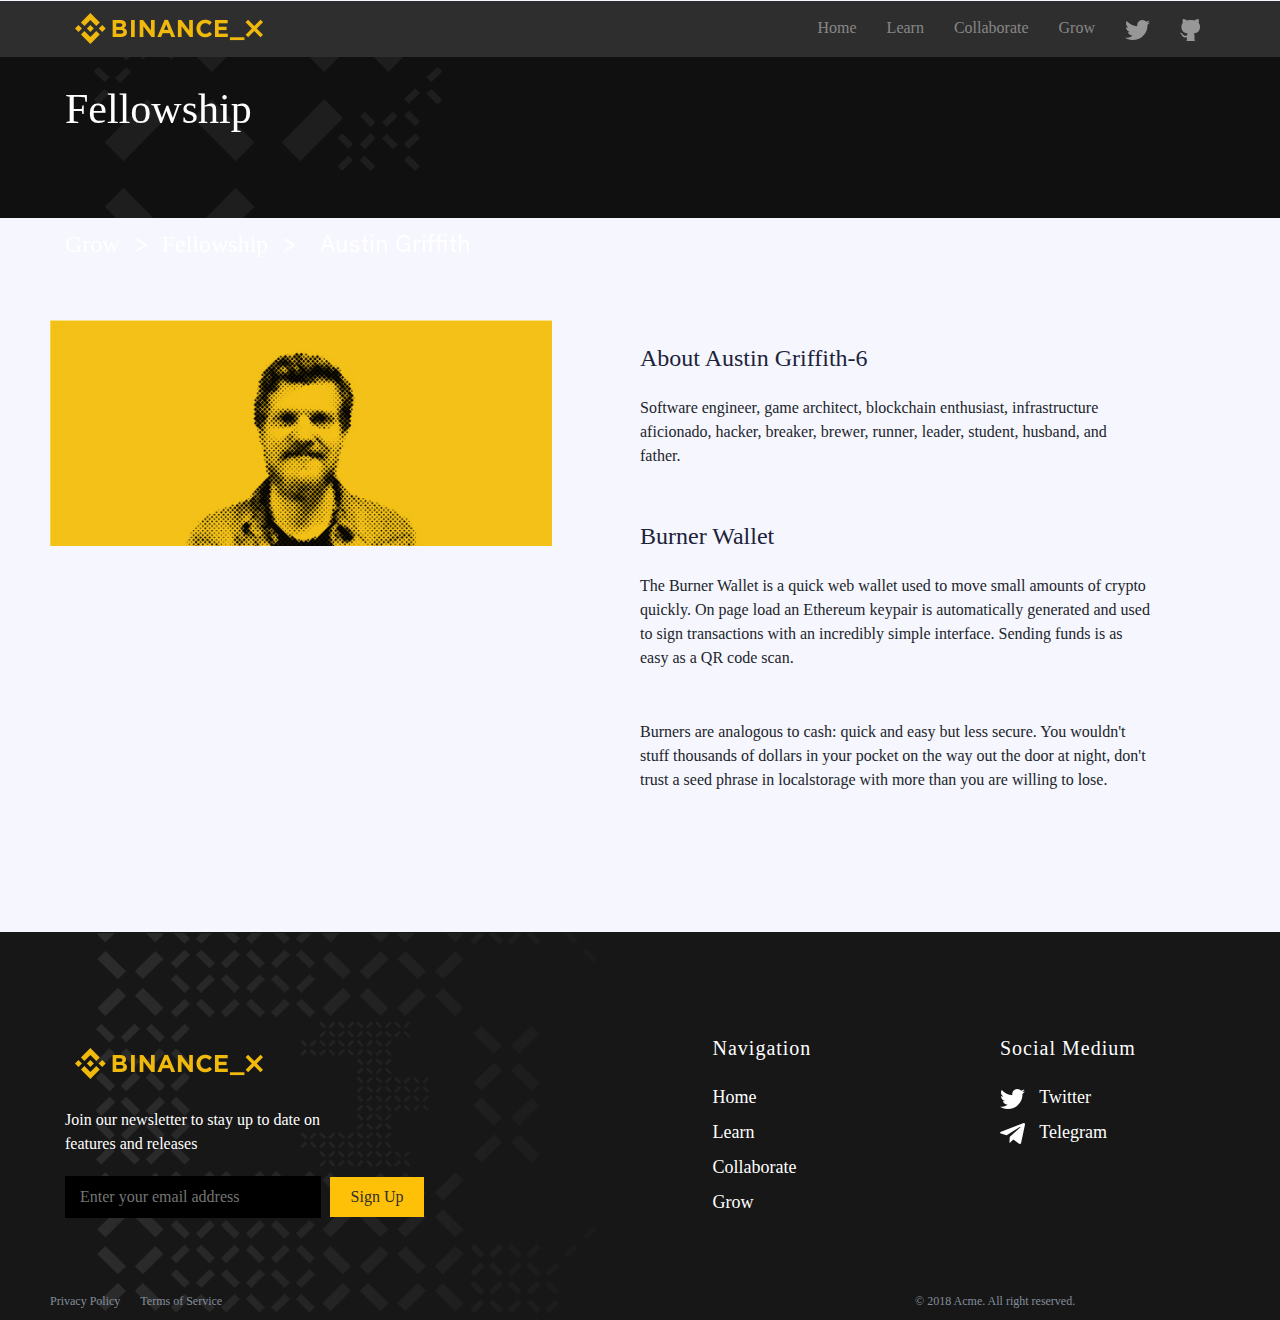
<file: austingriffith-6.html>
<!DOCTYPE html>
<html lang="en">
<head>
<title>Home</title>
<!-- for-mobile-apps -->
<meta name="viewport" content="width=device-width, initial-scale=1">
<meta http-equiv="Content-Type" content="text/html; charset=utf-8" />
<meta name="keywords" content="" />

    <script>
        addEventListener("load", function () {
            setTimeout(hideURLbar, 0);
        }, false);

        function hideURLbar() {
            window.scrollTo(0, 1);
        }
    </script>
	
	
	<!-- css files -->
    <link href="css/css_slider.css" rel="stylesheet"><!-- Slider css -->
    <link href="css/bootstrap.css" rel='stylesheet' type='text/css' /><!-- bootstrap css -->
    <link href="css/style.css" rel='stylesheet' type='text/css' /><!-- custom css -->
    <link href="css/font-awesome.min.css" rel="stylesheet"><!-- fontawesome css -->
	<link href="css/tab.css" rel="stylesheet"><!-- tab css -->
	<!-- //css files -->
	
	<!-- google fonts -->
	<link href="https://fonts.googleapis.com/css?family=IBM+Plex+Sans:400,700&display=swap" rel="stylesheet">
	<!-- //google fonts -->
	
</head>
<body>


<!-- header -->
<header>
	<div class="container">
		<!-- nav -->
		<nav class="py-3 d-lg-flex">
			<div id="logo">
				<h1> <a href="index.html"><img src="images/X-Long.png" /> </a></h1>
			</div>
			<ul class="menu ml-auto mt-1">
				<li class=""><a href="index.html">Home</a></li>
				<li class=""><a href="learn.html">Learn</a></li>
				<li class=""><a href="collaborate.html">Collaborate</a></li>
				<li class=""><a href="grow.html">Grow</a></li>
				<li class=""><a href="#"><img src="images/nav_twitter.png" /></a></li>
				<li class=""><a href="#"><img src="images/nav_github.png" /></a></li>
			</ul>
		</nav>
		<!-- //nav -->
	</div>
</header>
<!-- //header -->


<!-- banner -->
<div class="banner" id="collaborate">

	<div class="layer">
		<div class="container">
			<div class="bread-crumbs">
			<a href="grow.html">Grow</a>
				<span>&gt;</span>
				<a href="fellowship.html">Fellowship</a>
				<span>&gt;</span>
				<span class="span router-link-exact-active router-link-active">Austin Griffith</span>
		</div>
			
			<div class="collaborate-text-w3pvt">
				<div class="top-text-fot">Fellowship</div>
			</div>
			
		</div>
	</div>
</div>
	
<div class="austingriffith">
	
	<div class="right-area">
	<p class="tab-titles">About Austin Griffith-6</p>
	<p>Software engineer, game architect, blockchain enthusiast, infrastructure </p>
	<p>aficionado, hacker, breaker, brewer, runner, leader, student, husband, and </p>
	<p>father.</p>
	<p class="tab-titles" style="padding-top: 50px;">Burner Wallet</p>
	<p>The Burner Wallet is a quick web wallet used to move small amounts of crypto </p>
	<p>quickly. On page load an Ethereum keypair is automatically generated and used </p>
	<p>to sign transactions with an incredibly simple interface. Sending funds is as </p>
	<p>easy as a QR code scan.</p>
	<p style="padding-top: 50px;">Burners are analogous to cash: quick and easy but less secure. You wouldn't </p>
	<p>stuff thousands of dollars in your pocket on the way out the door at night, don't </p>
	<p>trust a seed phrase in localstorage with more than you are willing to lose.</p>
	</div>
	<div class="left-area">
	<img src="images/DominikHarz.jpg" alt="image" class="img-fluid">
	</div>
</div>
	<script>window.jQuery || document.write('<script src="js/jquery-2.1.1.min.js"><\/script>')</script>
<script>
        (function(){
            $('.left-area').css({ 
                'width':$('.erzi').css('width'),//获取子元素的宽度
                'height':$('.right-area').css('height') //获取子元素的高度
            });
        })()
    </script>

<!-- middle -->
<section class="middle py-4">
	
	<div class="container">
		
		<div id="ft-logo">
			<h1> <a href="index.html"><img src="images/X-Long.png" /></a></h1>
			<div class="text-ft2"><p class="mr-2">Join our newsletter to stay up to date on features and releases</p></div>
			<div class="input">
				<input type="text" placeholder="Enter your email address">
				<input type="button" value="Sign Up">
			</div>
		</div>
		
		<div class="col-lg-3 col-sm-6 footv3-left mt-sm-0 mt-4">
				<h4 class="mb-4 w3f_title">Navigation</h4>
				<ul class="list-w3">
					<li class="my-2">
						<a href="index.html">
							Home
						</a>
					</li>
					<li class="mb-2">
						<a href="learn.html">
							Learn
						</a>
					</li>
					<li class="my-2">
						<a href="collaborate.html">
							Collaborate
						</a>
					</li>
					<li class="my-2">
						<a href="grow.html">
							Grow
						</a>
					</li>
					
				</ul>
			</div>
		<div class="col-lg-3 col-sm-6 footv3-left mt-sm-0 mt-4">
				<h4 class="mb-4 w3f_title">Social Medium</h4>
				<ul class="list-w3">
					<li class="my-2">
						<img src="images/ic_twitter.png" style="padding-right: 10px;">
						<a href="#">
							Twitter
						</a>
					</li>
					<li class="mb-2">
						<img src="images/ic_telegram.png" style="padding-right: 10px;">
						<a href="#">
							Telegram
						</a>
					</li>
				</ul>
			</div>
	</div>
	<div class="container">
		<div class="row">
				<p class="">Privacy Policy</p>
				<p class="text-row">Terms of Service</p>
				<p class="banquan"> &copy; 2018 Acme. All right reserved.</p>
		</div>
	</div>
</section>
<!-- //middle -->




</body>
</html>
</file>
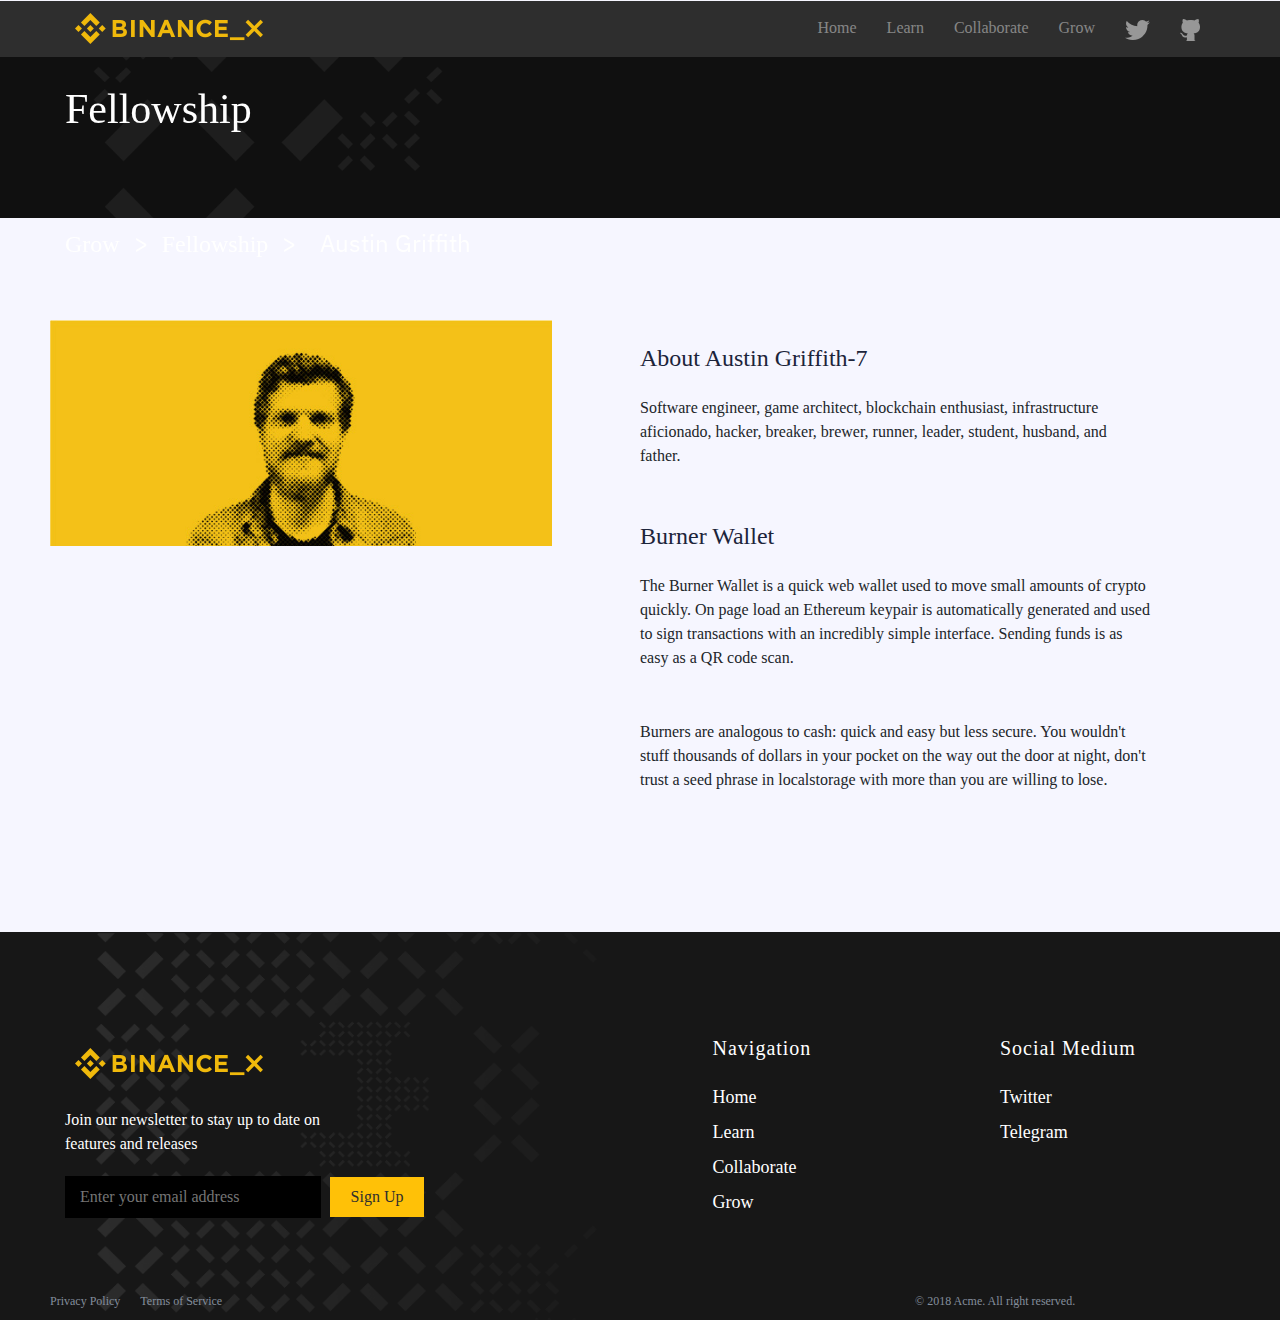
<file: austingriffith-7.html>
<!DOCTYPE html>
<html lang="en">
<head>
<title>Home</title>
<!-- for-mobile-apps -->
<meta name="viewport" content="width=device-width, initial-scale=1">
<meta http-equiv="Content-Type" content="text/html; charset=utf-8" />
<meta name="keywords" content="" />

    <script>
        addEventListener("load", function () {
            setTimeout(hideURLbar, 0);
        }, false);

        function hideURLbar() {
            window.scrollTo(0, 1);
        }
    </script>
	
	
	<!-- css files -->
    <link href="css/css_slider.css" rel="stylesheet"><!-- Slider css -->
    <link href="css/bootstrap.css" rel='stylesheet' type='text/css' /><!-- bootstrap css -->
    <link href="css/style.css" rel='stylesheet' type='text/css' /><!-- custom css -->
    <link href="css/font-awesome.min.css" rel="stylesheet"><!-- fontawesome css -->
	<link href="css/tab.css" rel="stylesheet"><!-- tab css -->
	<!-- //css files -->
	
	<!-- google fonts -->
	<link href="https://fonts.googleapis.com/css?family=IBM+Plex+Sans:400,700&display=swap" rel="stylesheet">
	<!-- //google fonts -->
	
</head>
<body>


<!-- header -->
<header>
	<div class="container">
		<!-- nav -->
		<nav class="py-3 d-lg-flex">
			<div id="logo">
				<h1> <a href="index.html"><img src="images/X-Long.png" /> </a></h1>
			</div>
			<ul class="menu ml-auto mt-1">
				<li class=""><a href="index.html">Home</a></li>
				<li class=""><a href="learn.html">Learn</a></li>
				<li class=""><a href="collaborate.html">Collaborate</a></li>
				<li class=""><a href="grow.html">Grow</a></li>
				<li class=""><a href="#"><img src="images/nav_twitter.png" /></a></li>
				<li class=""><a href="#"><img src="images/nav_github.png" /></a></li>
			</ul>
		</nav>
		<!-- //nav -->
	</div>
</header>
<!-- //header -->


<!-- banner -->
<div class="banner" id="collaborate">

	<div class="layer">
		<div class="container">
			<div class="bread-crumbs">
			<a href="grow.html">Grow</a>
				<span>&gt;</span>
				<a href="fellowship.html">Fellowship</a>
				<span>&gt;</span>
				<span class="span router-link-exact-active router-link-active">Austin Griffith</span>
		</div>
			
			<div class="collaborate-text-w3pvt">
				<div class="top-text-fot">Fellowship</div>
			</div>
			
		</div>
	</div>
</div>
	
<div class="austingriffith">
	
	<div class="right-area">
	<p class="tab-titles">About Austin Griffith-7</p>
	<p>Software engineer, game architect, blockchain enthusiast, infrastructure </p>
	<p>aficionado, hacker, breaker, brewer, runner, leader, student, husband, and </p>
	<p>father.</p>
	<p class="tab-titles" style="padding-top: 50px;">Burner Wallet</p>
	<p>The Burner Wallet is a quick web wallet used to move small amounts of crypto </p>
	<p>quickly. On page load an Ethereum keypair is automatically generated and used </p>
	<p>to sign transactions with an incredibly simple interface. Sending funds is as </p>
	<p>easy as a QR code scan.</p>
	<p style="padding-top: 50px;">Burners are analogous to cash: quick and easy but less secure. You wouldn't </p>
	<p>stuff thousands of dollars in your pocket on the way out the door at night, don't </p>
	<p>trust a seed phrase in localstorage with more than you are willing to lose.</p>
	</div>
	<div class="left-area">
	<img src="images/DominikHarz.jpg" alt="image" class="img-fluid">
	</div>
</div>
	<script>window.jQuery || document.write('<script src="js/jquery-2.1.1.min.js"><\/script>')</script>
<script>
        (function(){
            $('.left-area').css({ 
                'width':$('.erzi').css('width'),//获取子元素的宽度
                'height':$('.right-area').css('height') //获取子元素的高度
            });
        })()
    </script>
<!--
<script>window.jQuery || document.write('<script src="js/jquery-2.1.1.min.js"><\/script>')</script>
<article class="htmleaf-container">
	<div class="tabs">
	  <div class="tabs-header fellowship">
		<div class="border"></div>
		<ul>
		  <li class="active"><a href="#tab-1" tab-id="1" ripple="ripple" ripple-color="#FFF">About</a></li>
		  <li><a href="#tab-2" tab-id="2" ripple="ripple" ripple-color="#FFF">Fellows</a></li>
		</ul>
	  </div>
	  <div class="tabs-content">
		<div tab-id="1" class="tab active">
			<p class="tab-titles">Supporting Open Source Commons in Crypto</p>
			<p class="">We started this program to support talented developers and researchers in</p>
			<p>creating free and open-source software that would enable new innovations and</p>
			<p>businesses in the crypto economy.</p>
			<p style="padding-top: 20px;">By joining this program, you have the freedom to work on open-source projects </p>
			<p>that have meaningful impact but may not necessarily have stand-alone </p>
			<p>commercial viability in the near-term.</p>
			<p style="padding-top: 20px;">As a Binance Fellow, you will have access to our wide network of founders, </p>
			<p>researchers, portfolio companies and developers for mentorship and advice.</p>
			<p class="tab-titles">Program Details</p>
			<p class="">Fellowship participant will receive a monthly stipend.</p>
			<p style="padding-top: 20px;">Project will receive support and guidance on defining a roadmap and fostering </p>
			<p>a community of users and contributors.</p>
			<p style="padding-top: 20px;">Open to applicants globally and admitted on a rolling basis.</p>
			
<div class="button">
				<input type="tab-button" value="Apply">
				</div>
		</div>
		  
		<div tab-id="2" class="tab">
		<div class="row pb-5">
				<div class="col-lg-4 col-md-6 pl-sm-0 mb-3">
					<a href="">
					<img src="images/DominikHarz.jpg" alt="image" class="img-fluid">
					</a>
					<div class="col- client-grid fell-more">
						<div class="c-left">
							
							<div class="info">
								<h6>Fellowship </h6>
								<p>Project Name</p>
							</div>
							<div class="clearfix"></div>
						</div>
							<p class="mt-2">The Burner Wallet is a quick web wallet used to move small amounts of crypto quickly.</p>
						<ul class="more-w2">
						<li class="my-2">
							<a href="fellowship.html">
								Read more
							</a>
						</li>
					</ul>
					</div>
				</div>
				<div class="col-lg-4 col-md-6 pl-sm-0 mb-3">
					<img src="images/dudo_daniel.jpg" alt="image" class="img-fluid">
					<div class="col- client-grid fell-more">
						<div class="c-left">
							
							<div class="info">
								<h6>Fellowship </h6>
								<p>Project Name</p>
							</div>
							<div class="clearfix"></div>
						</div>
							<p class="mt-2">The Burner Wallet is a quick web wallet used to move small amounts of crypto quickly.</p>
						<ul class="more-w2">
						<li class="my-2">
							<a href="fellowship.html">
								Read more
							</a>
						</li>
					</ul>
					</div>
				</div>
				<div class="col-lg-4 col-md-6 pl-sm-0 mb-3">
					<img src="images/dudo_sam.jpg" alt="image" class="img-fluid">
					<div class="col- client-grid fell-more">
						<div class="c-left">
							
							<div class="info">
								<h6>Fellowship </h6>
								<p>Project Name</p>
							</div>
							<div class="clearfix"></div>
						</div>
							<p class="mt-2">The Burner Wallet is a quick web wallet used to move small amounts of crypto quickly.</p>
						<ul class="more-w2">
						<li class="my-2">
							<a href="fellowship.html">
								Read more
							</a>
						</li>
					</ul>
					</div>
				</div>
				
				<div class="col-lg-4 col-md-6 pl-sm-0 mb-3">
					<img src="images/Summa_James.jpg" alt="image" class="img-fluid">
					<div class="col- client-grid fell-more">
						<div class="c-left">
							
							<div class="info">
								<h6>Fellowship </h6>
								<p>Project Name</p>
							</div>
							<div class="clearfix"></div>
						</div>
							<p class="mt-2">The Burner Wallet is a quick web wallet used to move small amounts of crypto quickly.</p>
						<ul class="more-w2">
						<li class="my-2">
							<a href="fellowship.html">
								Read more
							</a>
						</li>
					</ul>
					</div>
				</div>
				<div class="col-lg-4 col-md-6 pl-sm-0 mb-3">
					<img src="images/TokenAnalyst_Jai.jpg" alt="image" class="img-fluid">
					<div class="col- client-grid fell-more">
						<div class="c-left">
							
							<div class="info">
								<h6>Fellowship </h6>
								<p>Project Name</p>
							</div>
							<div class="clearfix"></div>
						</div>
							<p class="mt-2">The Burner Wallet is a quick web wallet used to move small amounts of crypto quickly.</p>
						<ul class="more-w2">
						<li class="my-2">
							<a href="fellowship.html">
								Read more
							</a>
						</li>
					</ul>
					</div>
				</div>
				<div class="col-lg-4 col-md-6 pl-sm-0 mb-3">
					<img src="images/TokenAnalyst_Sid.jpg" alt="image" class="img-fluid">
					<div class="col- client-grid fell-more">
						<div class="c-left">
							
							<div class="info">
								<h6>Fellowship </h6>
								<p>Project Name</p>
							</div>
							<div class="clearfix"></div>
						</div>
							<p class="mt-2">The Burner Wallet is a quick web wallet used to move small amounts of crypto quickly.</p>
						<ul class="more-w2">
						<li class="my-2">
							<a href="fellowship.html">
								Read more
							</a>
						</li>
					</ul>
					</div>
				</div>
				<div class="col-lg-4 col-md-6 pl-sm-0 mb-3">
					<img src="images/Tokenfolio_Neal.jpg" alt="image" class="img-fluid">
					<div class="col- client-grid fell-more">
						<div class="c-left">
							
							<div class="info">
								<h6>Fellowship </h6>
								<p>Project Name</p>
							</div>
							<div class="clearfix"></div>
						</div>
							<p class="mt-2">The Burner Wallet is a quick web wallet used to move small amounts of crypto quickly.</p>
						<ul class="more-w2">
						<li class="my-2">
							<a href="fellowship.html">
								Read more
							</a>
						</li>
					</ul>
					</div>
				</div>
			
			</div>
		</div>

	  </div>
	</div>
</article>

<script src='js/stopExecutionOnTimeout.js?t=1'></script>
<script>window.jQuery || document.write('<script src="js/jquery-2.1.1.min.js"><\/script>')</script>
<script>
$(document).ready(function () {
	var activePos = $('.tabs-header .active').position();
	function changePos() {
		activePos = $('.tabs-header .active').position();
		$('.border').stop().css({
			left: activePos.left,
			width: $('.tabs-header .active').width()
		});
	}
	changePos();
	var tabHeight = $('.tab.active').height();
	function animateTabHeight() {
		tabHeight = $('.tab.active').height();
		$('.tabs-content').stop().css({ height: tabHeight + 'px' });
	}
	animateTabHeight();
	function changeTab() {
		var getTabId = $('.tabs-header .active a').attr('tab-id');
		$('.tab').stop().fadeOut(300, function () {
			$(this).removeClass('active');
		}).hide();
		$('.tab[tab-id=' + getTabId + ']').stop().fadeIn(300, function () {
			$(this).addClass('active');
			animateTabHeight();
		});
	}
	$('.tabs-header a').on('click', function (e) {
		e.preventDefault();
		var tabId = $(this).attr('tab-id');
		$('.tabs-header a').stop().parent().removeClass('active');
		$(this).stop().parent().addClass('active');
		changePos();
		tabCurrentItem = tabItems.filter('.active');
		$('.tab').stop().fadeOut(300, function () {
			$(this).removeClass('active');
		}).hide();
		$('.tab[tab-id="' + tabId + '"]').stop().fadeIn(300, function () {
			$(this).addClass('active');
			animateTabHeight();
		});
	});
	var tabItems = $('.tabs-header ul li');
	var tabCurrentItem = tabItems.filter('.active');
	$('#next').on('click', function (e) {
		e.preventDefault();
		var nextItem = tabCurrentItem.next();
		tabCurrentItem.removeClass('active');
		if (nextItem.length) {
			tabCurrentItem = nextItem.addClass('active');
		} else {
			tabCurrentItem = tabItems.first().addClass('active');
		}
		changePos();
		changeTab();
	});
	$('#prev').on('click', function (e) {
		e.preventDefault();
		var prevItem = tabCurrentItem.prev();
		tabCurrentItem.removeClass('active');
		if (prevItem.length) {
			tabCurrentItem = prevItem.addClass('active');
		} else {
			tabCurrentItem = tabItems.last().addClass('active');
		}
		changePos();
		changeTab();
	});
	$('[ripple]').on('click', function (e) {
		var rippleDiv = $('<div class="ripple" />'), rippleOffset = $(this).offset(), rippleY = e.pageY - rippleOffset.top, rippleX = e.pageX - rippleOffset.left, ripple = $('.ripple');
		rippleDiv.css({
			top: rippleY - ripple.height() / 2,
			left: rippleX - ripple.width() / 2,
			background: $(this).attr('ripple-color')
		}).appendTo($(this));
		window.setTimeout(function () {
			rippleDiv.remove();
		}, 1500);
	});
});
</script>



<!-- //footer -->

<!-- middle -->
<section class="middle py-4">
	
	<div class="container">
		
		<div id="ft-logo">
			<h1> <a href="index.html"><img src="images/X-Long.png" /></a></h1>
			<div class="text-ft2"><p class="mr-2">Join our newsletter to stay up to date on features and releases</p></div>
			<div class="input">
				<input type="text" placeholder="Enter your email address">
				<input type="button" value="Sign Up">
			</div>
		</div>
		
		<div class="col-lg-3 col-sm-6 footv3-left mt-sm-0 mt-4">
				<h4 class="mb-4 w3f_title">Navigation</h4>
				<ul class="list-w3">
					<li class="my-2">
						<a href="index.html">
							Home
						</a>
					</li>
					<li class="mb-2">
						<a href="learn.html">
							Learn
						</a>
					</li>
					<li class="my-2">
						<a href="collaborate.html">
							Collaborate
						</a>
					</li>
					<li class="my-2">
						<a href="grow.html">
							Grow
						</a>
					</li>
					
				</ul>
			</div>
		<div class="col-lg-3 col-sm-6 footv3-left mt-sm-0 mt-4">
				<h4 class="mb-4 w3f_title">Social Medium</h4>
				<ul class="list-w3">
					<li class="my-2">
						<a href="#">
							Twitter
						</a>
					</li>
					<li class="mb-2">
						<a href="#">
							Telegram
						</a>
					</li>
				</ul>
			</div>
	</div>
	<div class="container">
		<div class="row">
				<p class="">Privacy Policy</p>
				<p class="text-row">Terms of Service</p>
				<p class="banquan"> &copy; 2018 Acme. All right reserved.</p>
		</div>
	</div>
</section>
<!-- //middle -->




</body>
</html>
</file>
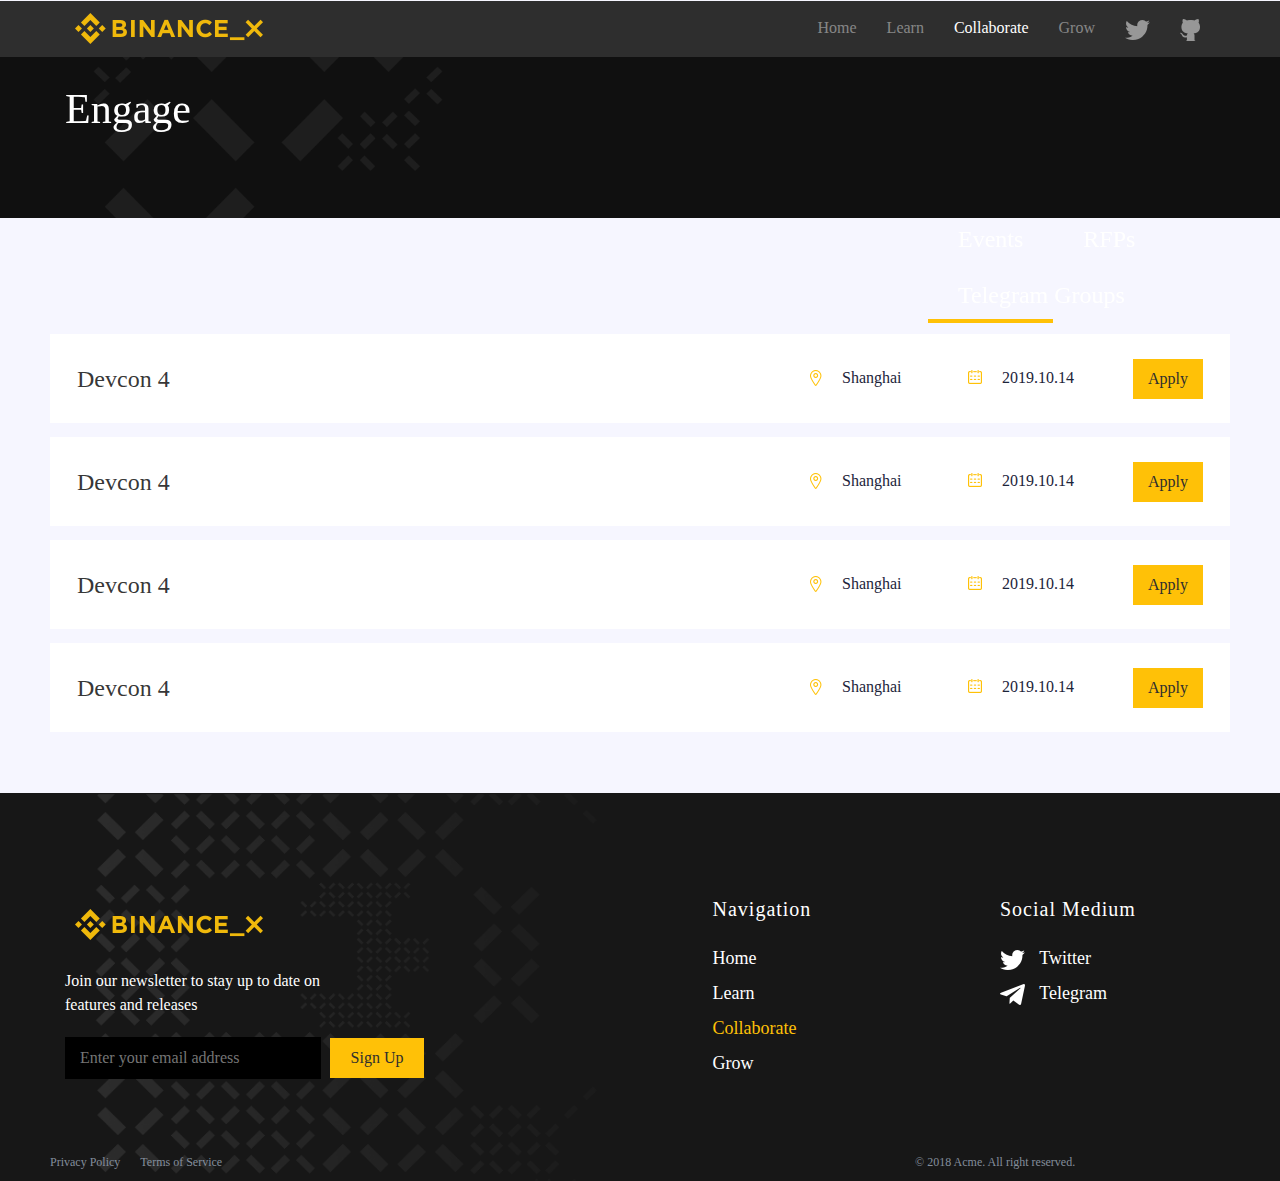
<file: collaborate.html>
<!DOCTYPE html>
<html lang="en">
<head>
<title>Home</title>
<!-- for-mobile-apps -->
<meta name="viewport" content="width=device-width, initial-scale=1">
<meta http-equiv="Content-Type" content="text/html; charset=utf-8" />
<meta name="keywords" content="" />

    <script>
        addEventListener("load", function () {
            setTimeout(hideURLbar, 0);
        }, false);

        function hideURLbar() {
            window.scrollTo(0, 1);
        }
    </script>
	
	
	<!-- css files -->
    <link href="css/css_slider.css" rel="stylesheet"><!-- Slider css -->
    <link href="css/bootstrap.css" rel='stylesheet' type='text/css' /><!-- bootstrap css -->
    <link href="css/style.css" rel='stylesheet' type='text/css' /><!-- custom css -->
    <link href="css/font-awesome.min.css" rel="stylesheet"><!-- fontawesome css -->
	<link href="css/tab.css" rel="stylesheet"><!-- tab css -->
	<!-- //css files -->
	
	<!-- google fonts -->
	<link href="https://fonts.googleapis.com/css?family=IBM+Plex+Sans:400,700&display=swap" rel="stylesheet">
	<!-- //google fonts -->
	
</head>
<body>


<!-- header -->
<header>
	<div class="container">
		<!-- nav -->
		<nav class="py-3 d-lg-flex">
			<div id="logo">
				<h1> <a href="index.html"><img src="images/X-Long.png" /> </a></h1>
			</div>
			<ul class="menu ml-auto mt-1">
				<li class=""><a href="index.html">Home</a></li>
				<li class=""><a href="learn.html">Learn</a></li>
				<li class="active"><a href="collaborate.html">Collaborate</a></li>
				<li class=""><a href="grow.html">Grow</a></li>
				<li class=""><a href="#"><img src="images/nav_twitter.png" /></a></li>
				<li class=""><a href="#"><img src="images/nav_github.png" /></a></li>
			</ul>
		</nav>
		<!-- //nav -->
	</div>
</header>
<!-- //header -->


<!-- banner -->
<div class="banner" id="collaborate">
	<div class="layer">
		<div class="container">
			<div class="collaborate-text-w3pvt">
				<div class="top-text-fot">Engage</div>
			</div>
			
		</div>
	</div>
</div>
	
<article class="htmleaf-container">
	<div class="tabs">
	  <div class="tabs-header" style="left: 58rem;">
		<div class="border"></div>
		<ul>
		  <li class="active"><a href="#tab-1" tab-id="1" ripple="ripple" ripple-color="#FFF" style="padding: 10px 30px;">Events</a></li>
		  <li><a href="#tab-2" tab-id="2" ripple="ripple" ripple-color="#FFF" style="padding: 10px 30px;">RFPs</a></li>
		  <li><a href="#tab-3" tab-id="3" ripple="ripple" ripple-color="#FFF" style="padding: 10px 30px;">Telegram Groups</a></li>
		</ul>
	  </div>
	  <div class="tabs-content">
		
		  
		<div tab-id="1" class="tab active">
			<div class="coll-list">
				<p class="item-titles-2" >Devcon 4</p>
				<img style="float: left;padding: 36px 0;"src="images/ic_place.png" />
				<div class="digital_data" align="center">
		
				<p style="line-height: 48px;text-align: -webkit-auto;">Shanghai</p>
				</div>
				<img style="float: left;padding: 36px 0;"src="images/ic_calendar.png" />
				<div class="digital_data">
				<p style="line-height: 48px;text-align: -webkit-auto;">2019.10.14</p>
				</div>
				<div class="button">
				<input type="button" value="Apply">
				</div>
			</div>
			<div class="coll-list">
				<p class="item-titles-2" >Devcon 4</p>
				<img style="float: left;padding: 36px 0;"src="images/ic_place.png" />
				<div class="digital_data" align="center">
		
				<p style="line-height: 48px;text-align: -webkit-auto;">Shanghai</p>
				</div>
				<img style="float: left;padding: 36px 0;"src="images/ic_calendar.png" />
				<div class="digital_data">
				<p style="line-height: 48px;text-align: -webkit-auto;">2019.10.14</p>
				</div>
				<div class="button">
				<input type="button" value="Apply">
				</div>
			</div>
			<div class="coll-list">
				<p class="item-titles-2" >Devcon 4</p>
				<img style="float: left;padding: 36px 0;"src="images/ic_place.png" />
				<div class="digital_data" align="center">
		
				<p style="line-height: 48px;text-align: -webkit-auto;">Shanghai</p>
				</div>
				<img style="float: left;padding: 36px 0;"src="images/ic_calendar.png" />
				<div class="digital_data">
				<p style="line-height: 48px;text-align: -webkit-auto;">2019.10.14</p>
				</div>
				<div class="button">
				<input type="button" value="Apply">
				</div>
			</div>
			<div class="coll-list">
				<p class="item-titles-2" >Devcon 4</p>
				<img style="float: left;padding: 36px 0;"src="images/ic_place.png" />
				<div class="digital_data" align="center">
		
				<p style="line-height: 48px;text-align: -webkit-auto;">Shanghai</p>
				</div>
				<img style="float: left;padding: 36px 0;"src="images/ic_calendar.png" />
				<div class="digital_data">
				<p style="line-height: 48px;text-align: -webkit-auto;">2019.10.14</p>
				</div>
				<div class="button">
				<input type="button" value="Apply">
				</div>
			</div>
		</div>
		<div tab-id="2" class="tab">
			<p class="tab-titles">Request For Projects</p>
			<p class="tab-titles">Block Explorers, Analytics & Chain Analysis Tools</p>
			<p class="">Customizable block explorer with custom filters and queries</p>
			<p>
				Price ticker platform that with custom filters and alerts</p>
			<p>
Chainalysis for Binance Chain </p>
			<p class="tab-titles">Trading Interfaces</p>
			<p class="">Better interfaces for different trading use-cases</p>
			<p>
				Robinhood-like UX for casual traders</p>
			<p>
				Bloomberg-like terminal for serious manual traders</p>
			<p>
				SDK for algo traders</p>
			<p>
Embeddable one-click instant buy or exchange widget</p>
			<p class="tab-titles">Payments</p>
			<p class="">Payment processor</p>
			<p>
				Stripe-like UX for merchants </p>
			<p>
Something like <a data-v-05adee75="" href="https://0x.org/instant" style="color: rgb(47, 167, 255);">https://0x.org/instant</a></p>
			<p class="tab-titles">






Wallets
			</p>
			<p>
				‘Metamask’ wallet chrome extension or signing service for dApps</p>
			<p>
				HTML5 burner wallet for BNB</p>
			<p>
				Testnet support for existing wallets like TrustWallet etc.</p>
			<p>
WeChat-style consumer wallet for retail payments using BNB
			</p>
			<p>
				Native wallet for trading on Binance DEX</p>
			<p>
Threshold Signature Scheme solution like 
			</p>
			<p><a data-v-05adee75="" href="https://github.com/KZen-networks/binance-thresh-wallet" style="color: rgb(47, 167, 255);">https://github.com/KZen-networks/binance-thresh-wallet</a>
			</p>
			<p class="tab-titles">

				Governance Tools</p>
			<p>

				User-friendly tools for proposal construction and submission</p>
			<p>
			
Token issuance
			</p>
			<p>
				Trading pairs</p>
			<p>
Tools to foster community involvement and support etc.
			</p>
			<p class="tab-titles">

Infrastructure
			</p>
			<p>

				Node-as-a-service</p>
			<p>
Build containers for easy full node deployment via a front-end or Docker CLI.
			</p>
			<p>
				Make it easy to run and configure a full-nodea</p>
			<p>
High throughput P2P communication among specific peer group
			</p>
			<p>
Dockerfile for full node and light node, and deploy to DockerHub
			</p>
			<p class="tab-titles">

DevEx
				
			</p>
			<p>

				SDKs in language bindings not already supported.</p>
			<p>
Already supported: Javascript, Java, Go, Python, C#, C++, Swift
			</p>
			<p>
Better key management and/or signing services
			</p>
			<p class="tab-titles">

Creative Use-cases
			</p>
			<p>

Defi ideas
			</p>
			<p>
NFTs on Binance Chain
			</p>
Using memo field ala OP_RETURN
			<p>
On-chain NFT marketplace using DEX functionality
			</p>
			<p>
Proof-of-Existence
			</p>
			<p>
Using memo field to store document hash
			</p>
			<p class="tab-titles">

Plugins
			</p>
			<p>

				IFTTT</p>
			<p>
Zapier
			</p>
			<p class="tab-titles">

Cross chain features
			</p>
			<p>

Cross chain features based on Cosmos ICS or ETH Plasma
</p>
		</div>
		
		<div tab-id="3" class="tab" style="display: block;width: 860px;margin: 0 auto;">
			<div class="row bottom_grids text-center mt-lg-5 mt-sm-3">
			<div class="col-md-13 grid1 mb-5" style="padding-right: 36px;">
				<a href="#">
			
				<div class="symptoms_text" style="width: 100%;">
					<img src="images/ic_telegramgroup.png" style="float: left;padding:4.3rem 2.5rem;">
					<p class="tab-titles"> Group Name</p>
					<p class="tab-titles-2">t.me/BinanceX</p>
					
					
				</div>
				</a>
			</div>
			<div class="col-md-13 grid1 mb-5" style="padding-right: 36px;">
				<a href="#">
			
				<div class="symptoms_text" style="width: 100%;">
					<img src="images/ic_telegramgroup.png" style="float: left;padding:4.3rem 2.5rem;">
					<p class="tab-titles"> Group Name</p>
					<p class="tab-titles-2">t.me/BinanceX</p>
					
					
				</div>
				</a>
			</div>
				<div class="col-md-13 grid1 mb-5" style="padding-right: 36px;">
				<a href="#">
			
				<div class="symptoms_text" style="width: 100%;">
					<img src="images/ic_telegramgroup.png" style="float: left;padding:4.3rem 2.5rem;">
					<p class="tab-titles"> Group Name</p>
					<p class="tab-titles-2">t.me/BinanceX</p>
					
					
				</div>
				</a>
			</div>
				<div class="col-md-13 grid1 mb-5" style="padding-right: 36px;">
				<a href="#">
			
				<div class="symptoms_text" style="width: 100%;">
					<img src="images/ic_telegramgroup.png" style="float: left;padding:4.3rem 2.5rem;">
					<p class="tab-titles"> Group Name</p>
					<p class="tab-titles-2">t.me/BinanceX</p>
					
					
				</div>
				</a>
			</div>
		</div>
		</div>
	  </div>
	</div>
</article>

<script src='js/stopExecutionOnTimeout.js?t=1'></script>
<script>window.jQuery || document.write('<script src="js/jquery-2.1.1.min.js"><\/script>')</script>
<script>
$(document).ready(function () {
	var activePos = $('.tabs-header .active').position();
	function changePos() {
		activePos = $('.tabs-header .active').position();
		$('.border').stop().css({
			left: activePos.left,
			width: $('.tabs-header .active').width()
		});
	}
	changePos();
	var tabHeight = $('.tab.active').height();
	function animateTabHeight() {
		tabHeight = $('.tab.active').height();
		$('.tabs-content').stop().css({ height: tabHeight + 'px' });
	}
	animateTabHeight();
	function changeTab() {
		var getTabId = $('.tabs-header .active a').attr('tab-id');
		$('.tab').stop().fadeOut(300, function () {
			$(this).removeClass('active');
		}).hide();
		$('.tab[tab-id=' + getTabId + ']').stop().fadeIn(300, function () {
			$(this).addClass('active');
			animateTabHeight();
		});
	}
	$('.tabs-header a').on('click', function (e) {
		e.preventDefault();
		var tabId = $(this).attr('tab-id');
		$('.tabs-header a').stop().parent().removeClass('active');
		$(this).stop().parent().addClass('active');
		changePos();
		tabCurrentItem = tabItems.filter('.active');
		$('.tab').stop().fadeOut(300, function () {
			$(this).removeClass('active');
		}).hide();
		$('.tab[tab-id="' + tabId + '"]').stop().fadeIn(300, function () {
			$(this).addClass('active');
			animateTabHeight();
		});
	});
	var tabItems = $('.tabs-header ul li');
	var tabCurrentItem = tabItems.filter('.active');
	$('#next').on('click', function (e) {
		e.preventDefault();
		var nextItem = tabCurrentItem.next();
		tabCurrentItem.removeClass('active');
		if (nextItem.length) {
			tabCurrentItem = nextItem.addClass('active');
		} else {
			tabCurrentItem = tabItems.first().addClass('active');
		}
		changePos();
		changeTab();
	});
	$('#prev').on('click', function (e) {
		e.preventDefault();
		var prevItem = tabCurrentItem.prev();
		tabCurrentItem.removeClass('active');
		if (prevItem.length) {
			tabCurrentItem = prevItem.addClass('active');
		} else {
			tabCurrentItem = tabItems.last().addClass('active');
		}
		changePos();
		changeTab();
	});
	$('[ripple]').on('click', function (e) {
		var rippleDiv = $('<div class="ripple" />'), rippleOffset = $(this).offset(), rippleY = e.pageY - rippleOffset.top, rippleX = e.pageX - rippleOffset.left, ripple = $('.ripple');
		rippleDiv.css({
			top: rippleY - ripple.height() / 2,
			left: rippleX - ripple.width() / 2,
			background: $(this).attr('ripple-color')
		}).appendTo($(this));
		window.setTimeout(function () {
			rippleDiv.remove();
		}, 1500);
	});
});
</script>



<!-- //footer -->

<!-- middle -->
<section class="middle py-4">
	
	<div class="container">
		<div id="ft-logo">
			<h1> <a href="index.html"><img src="images/X-Long.png" /></a></h1>
			<div class="text-ft2"><p class="mr-2">Join our newsletter to stay up to date on features and releases</p></div>
			<div class="input">
				<input type="text" placeholder="Enter your email address">
				<input type="button" value="Sign Up">
			</div>
		</div>
		
		<div class="col-lg-3 col-sm-6 footv3-left mt-sm-0 mt-4">
				<h4 class="mb-4 w3f_title">Navigation</h4>
				<ul class="list-w3">
					<li class="my-2">
						<a href="index.html">
							Home
						</a>
					</li>
					<li class="mb-2">
						<a href="learn.html">
							Learn
						</a>
					</li>
					<li class="my-2 active">
						<a href="collaborate.html">
							Collaborate
						</a>
					</li>
					<li class="my-2">
						<a href="grow.html">
							Grow
						</a>
					</li>
					
				</ul>
			</div>
		<div class="col-lg-3 col-sm-6 footv3-left mt-sm-0 mt-4">
				<h4 class="mb-4 w3f_title">Social Medium</h4>
				<ul class="list-w3">
					<li class="my-2">
						<img src="images/ic_twitter.png" style="padding-right: 10px;">
						<a href="#">
							Twitter
						</a>
					</li>
					<li class="mb-2">
						<img src="images/ic_telegram.png" style="padding-right: 10px;">
						<a href="#">
							Telegram
						</a>
					</li>
				</ul>
			</div>
	</div>
	<div class="container">
		<div class="row">
				<p class="">Privacy Policy</p>
				<p class="text-row">Terms of Service</p>
				<p class="banquan"> &copy; 2018 Acme. All right reserved.</p>
		</div>
	</div>
</section>
<!-- //middle -->




</body>
</html>
</file>
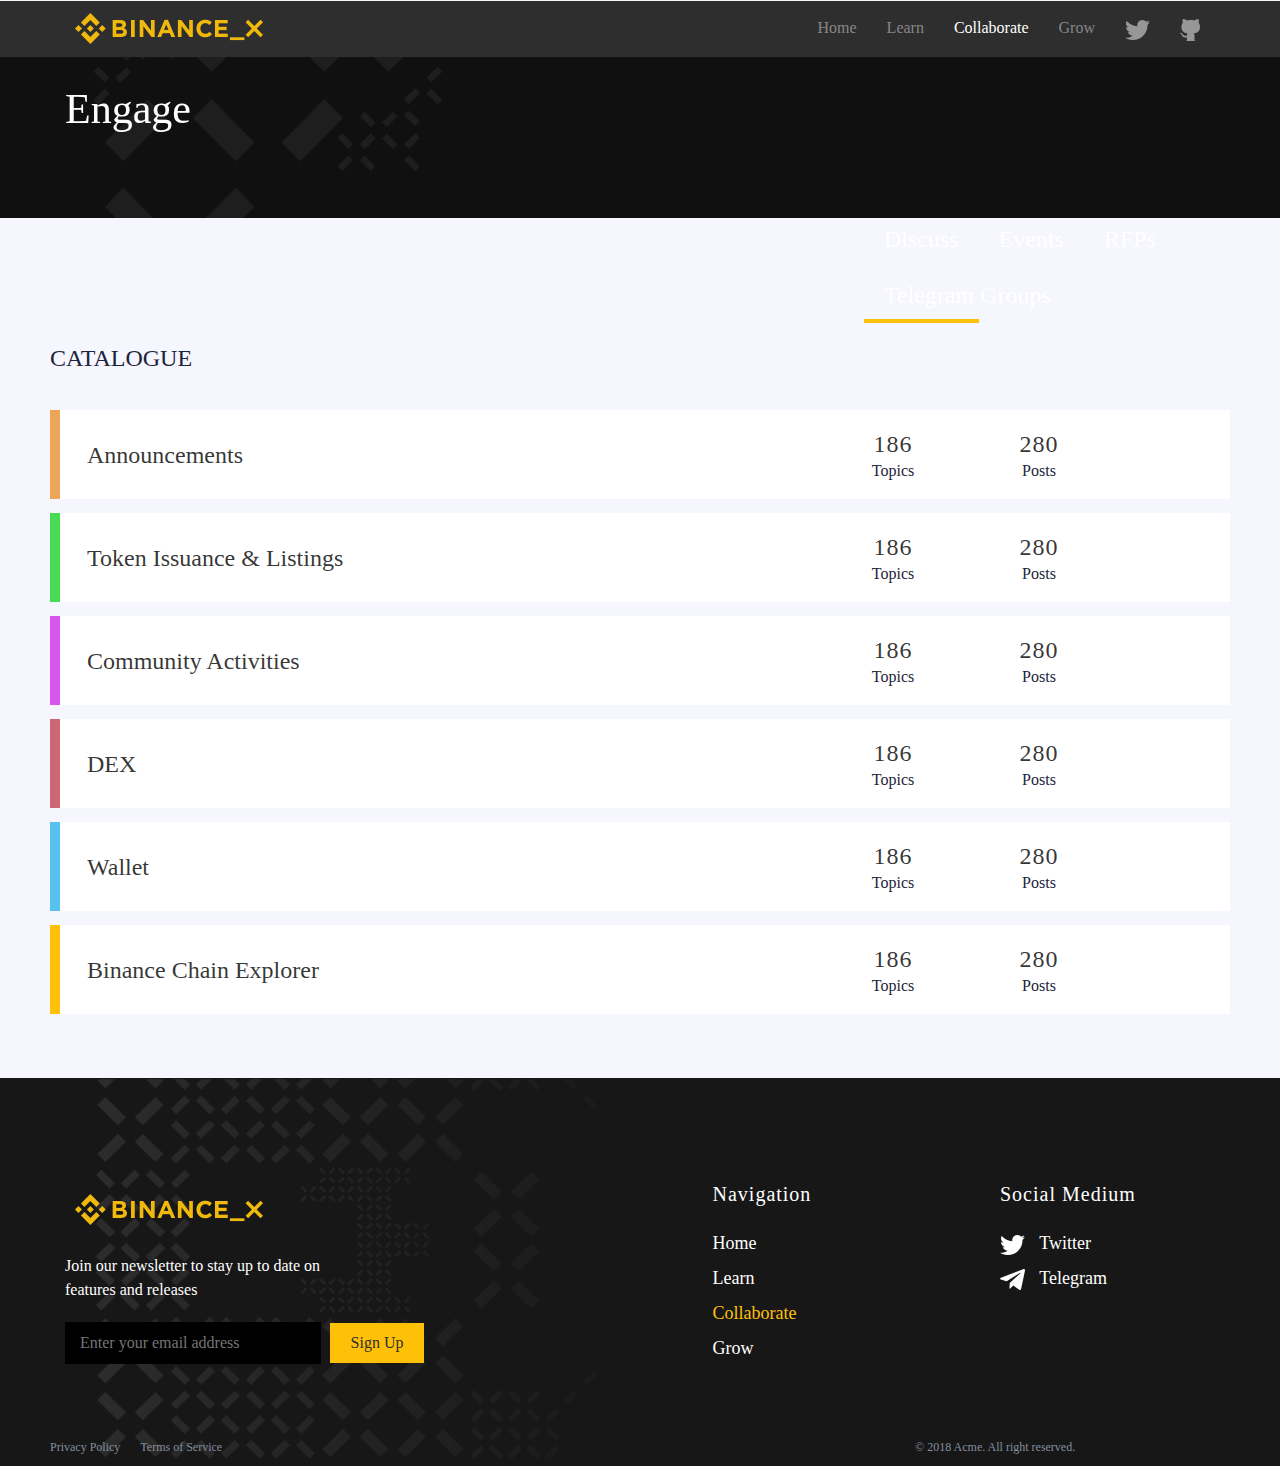
<file: collaborate副本.html>
<!DOCTYPE html>
<html lang="en">
<head>
<title>Home</title>
<!-- for-mobile-apps -->
<meta name="viewport" content="width=device-width, initial-scale=1">
<meta http-equiv="Content-Type" content="text/html; charset=utf-8" />
<meta name="keywords" content="" />

    <script>
        addEventListener("load", function () {
            setTimeout(hideURLbar, 0);
        }, false);

        function hideURLbar() {
            window.scrollTo(0, 1);
        }
    </script>
	
	
	<!-- css files -->
    <link href="css/css_slider.css" rel="stylesheet"><!-- Slider css -->
    <link href="css/bootstrap.css" rel='stylesheet' type='text/css' /><!-- bootstrap css -->
    <link href="css/style.css" rel='stylesheet' type='text/css' /><!-- custom css -->
    <link href="css/font-awesome.min.css" rel="stylesheet"><!-- fontawesome css -->
	<link href="css/tab.css" rel="stylesheet"><!-- tab css -->
	<!-- //css files -->
	
	<!-- google fonts -->
	<link href="https://fonts.googleapis.com/css?family=IBM+Plex+Sans:400,700&display=swap" rel="stylesheet">
	<!-- //google fonts -->
	
</head>
<body>


<!-- header -->
<header>
	<div class="container">
		<!-- nav -->
		<nav class="py-3 d-lg-flex">
			<div id="logo">
				<h1> <a href="index.html"><img src="images/X-Long.png" /> </a></h1>
			</div>
			<ul class="menu ml-auto mt-1">
				<li class=""><a href="index.html">Home</a></li>
				<li class=""><a href="learn.html">Learn</a></li>
				<li class="active"><a href="collaborate.html">Collaborate</a></li>
				<li class=""><a href="grow.html">Grow</a></li>
				<li class=""><a href="#"><img src="images/nav_twitter.png" /></a></li>
				<li class=""><a href="#"><img src="images/nav_github.png" /></a></li>
			</ul>
		</nav>
		<!-- //nav -->
	</div>
</header>
<!-- //header -->


<!-- banner -->
<div class="banner" id="collaborate">
	<div class="layer">
		<div class="container">
			<div class="collaborate-text-w3pvt">
				<div class="top-text-fot">Engage</div>
			</div>
			
		</div>
	</div>
</div>
	
<article class="htmleaf-container">
	<div class="tabs">
	  <div class="tabs-header">
		<div class="border"></div>
		<ul>
		  <li class="active"><a href="#tab-1" tab-id="1" ripple="ripple" ripple-color="#FFF">Discuss</a></li>
		  <li><a href="#tab-2" tab-id="2" ripple="ripple" ripple-color="#FFF">Events</a></li>
		  <li><a href="#tab-3" tab-id="3" ripple="ripple" ripple-color="#FFF">RFPs</a></li>
		  <li><a href="#tab-4" tab-id="4" ripple="ripple" ripple-color="#FFF">Telegram Groups</a></li>
		</ul>
	  </div>
	  <div class="tabs-content">
		<div tab-id="1" class="tab active">
			<p class="tab-titles">CATALOGUE</p>
			<div class="coll-list list-1">
				<p class="item-titles">Announcements</p>
				<div class="digital_data">
				<h1>186</h1>
				<p>Topics</p>
				</div>
				<div class="digital_data">
				<h1>280</h1>
				<p>Posts</p>
				</div>
			</div>
			<div class="coll-list list-2">
				<p class="item-titles">Token Issuance & Listings</p>
				<div class="digital_data">
				<h1>186</h1>
				<p>Topics</p>
				</div>
				<div class="digital_data">
				<h1>280</h1>
				<p>Posts</p>
				</div>
			</div>
			<div class="coll-list list-3">
				<p class="item-titles">Community Activities</p>
				<div class="digital_data">
				<h1>186</h1>
				<p>Topics</p>
				</div>
				<div class="digital_data">
				<h1>280</h1>
				<p>Posts</p>
				</div>
			</div>
			<div class="coll-list list-4">
				<p class="item-titles">DEX</p>
				<div class="digital_data">
				<h1>186</h1>
				<p>Topics</p>
				</div>
				<div class="digital_data">
				<h1>280</h1>
				<p>Posts</p>
				</div>
			</div>
			<div class="coll-list list-5">
				<p class="item-titles">Wallet</p>
				<div class="digital_data">
				<h1>186</h1>
				<p>Topics</p>
				</div>
				<div class="digital_data">
				<h1>280</h1>
				<p>Posts</p>
				</div>
			</div>
			<div class="coll-list list-6">
				<p class="item-titles">Binance Chain Explorer</p>
				<div class="digital_data">
				<h1>186</h1>
				<p>Topics</p>
				</div>
				<div class="digital_data">
				<h1>280</h1>
				<p>Posts</p>
				</div>
			</div>
		</div>
		  
		<div tab-id="2" class="tab">
			<div class="coll-list">
				<p class="item-titles-2" >Devcon 4</p>
				<img style="float: left;padding: 36px 0;"src="images/ic_place.png" />
				<div class="digital_data" align="center">
		
				<p style="line-height: 48px;text-align: -webkit-auto;">Shanghai</p>
				</div>
				<img style="float: left;padding: 36px 0;"src="images/ic_calendar.png" />
				<div class="digital_data">
				<p style="line-height: 48px;text-align: -webkit-auto;">2019.10.14</p>
				</div>
				<div class="button">
				<input type="button" value="Apply">
				</div>
			</div>
			<div class="coll-list">
				<p class="item-titles-2" >Devcon 4</p>
				<img style="float: left;padding: 36px 0;"src="images/ic_place.png" />
				<div class="digital_data" align="center">
		
				<p style="line-height: 48px;text-align: -webkit-auto;">Shanghai</p>
				</div>
				<img style="float: left;padding: 36px 0;"src="images/ic_calendar.png" />
				<div class="digital_data">
				<p style="line-height: 48px;text-align: -webkit-auto;">2019.10.14</p>
				</div>
				<div class="button">
				<input type="button" value="Apply">
				</div>
			</div>
			<div class="coll-list">
				<p class="item-titles-2" >Devcon 4</p>
				<img style="float: left;padding: 36px 0;"src="images/ic_place.png" />
				<div class="digital_data" align="center">
		
				<p style="line-height: 48px;text-align: -webkit-auto;">Shanghai</p>
				</div>
				<img style="float: left;padding: 36px 0;"src="images/ic_calendar.png" />
				<div class="digital_data">
				<p style="line-height: 48px;text-align: -webkit-auto;">2019.10.14</p>
				</div>
				<div class="button">
				<input type="button" value="Apply">
				</div>
			</div>
			<div class="coll-list">
				<p class="item-titles-2" >Devcon 4</p>
				<img style="float: left;padding: 36px 0;"src="images/ic_place.png" />
				<div class="digital_data" align="center">
		
				<p style="line-height: 48px;text-align: -webkit-auto;">Shanghai</p>
				</div>
				<img style="float: left;padding: 36px 0;"src="images/ic_calendar.png" />
				<div class="digital_data">
				<p style="line-height: 48px;text-align: -webkit-auto;">2019.10.14</p>
				</div>
				<div class="button">
				<input type="button" value="Apply">
				</div>
			</div>
		</div>
		<div tab-id="3" class="tab">
			<p class="tab-titles">Request For Projects</p>
			<p class="tab-titles">Block Explorers, Analytics & Chain Analysis Tools</p>
			<p class="">Customizable block explorer with custom filters and queries</p>
			<p>
				Price ticker platform that with custom filters and alerts</p>
			<p>
Chainalysis for Binance Chain </p>
			<p class="tab-titles">Trading Interfaces</p>
			<p class="">Better interfaces for different trading use-cases</p>
			<p>
				Robinhood-like UX for casual traders</p>
			<p>
				Bloomberg-like terminal for serious manual traders</p>
			<p>
				SDK for algo traders</p>
			<p>
Embeddable one-click instant buy or exchange widget</p>
			<p class="tab-titles">Payments</p>
			<p class="">Payment processor</p>
			<p>
				Stripe-like UX for merchants </p>
			<p>
Something like <a data-v-05adee75="" href="https://0x.org/instant" style="color: rgb(47, 167, 255);">https://0x.org/instant</a></p>
			<p class="tab-titles">






Wallets
			</p>
			<p>
				‘Metamask’ wallet chrome extension or signing service for dApps</p>
			<p>
				HTML5 burner wallet for BNB</p>
			<p>
				Testnet support for existing wallets like TrustWallet etc.</p>
			<p>
WeChat-style consumer wallet for retail payments using BNB
			</p>
			<p>
				Native wallet for trading on Binance DEX</p>
			<p>
Threshold Signature Scheme solution like 
			</p>
			<p><a data-v-05adee75="" href="https://github.com/KZen-networks/binance-thresh-wallet" style="color: rgb(47, 167, 255);">https://github.com/KZen-networks/binance-thresh-wallet</a>
			</p>
			<p class="tab-titles">

				Governance Tools</p>
			<p>

				User-friendly tools for proposal construction and submission</p>
			<p>
			
Token issuance
			</p>
			<p>
				Trading pairs</p>
			<p>
Tools to foster community involvement and support etc.
			</p>
			<p class="tab-titles">

Infrastructure
			</p>
			<p>

				Node-as-a-service</p>
			<p>
Build containers for easy full node deployment via a front-end or Docker CLI.
			</p>
			<p>
				Make it easy to run and configure a full-nodea</p>
			<p>
High throughput P2P communication among specific peer group
			</p>
			<p>
Dockerfile for full node and light node, and deploy to DockerHub
			</p>
			<p class="tab-titles">

DevEx
				
			</p>
			<p>

				SDKs in language bindings not already supported.</p>
			<p>
Already supported: Javascript, Java, Go, Python, C#, C++, Swift
			</p>
			<p>
Better key management and/or signing services
			</p>
			<p class="tab-titles">

Creative Use-cases
			</p>
			<p>

Defi ideas
			</p>
			<p>
NFTs on Binance Chain
			</p>
Using memo field ala OP_RETURN
			<p>
On-chain NFT marketplace using DEX functionality
			</p>
			<p>
Proof-of-Existence
			</p>
			<p>
Using memo field to store document hash
			</p>
			<p class="tab-titles">

Plugins
			</p>
			<p>

				IFTTT</p>
			<p>
Zapier
			</p>
			<p class="tab-titles">

Cross chain features
			</p>
			<p>

Cross chain features based on Cosmos ICS or ETH Plasma
</p>
		</div>
		
		<div tab-id="4" class="tab" style="display: block;width: 860px;margin: 0 auto;">
			
			<div class="row bottom_grids text-center mt-lg-5 mt-sm-3">
			<div class="col-md-13 grid1 mb-5" style="padding-right: 36px;">
				<a href="#">
			
				<div class="symptoms_text" style="width: 100%;">
					<img src="images/ic_telegramgroup.png" style="float: left;padding:4.3rem 2.5rem;">
					<p class="tab-titles"> Group Name</p>
					<p class="tab-titles-2">t.me/BinanceX</p>
					
					
				</div>
				</a>
			</div>
			<div class="col-md-13 grid1 mb-5" style="padding-right: 36px;">
				<a href="#">
			
				<div class="symptoms_text" style="width: 100%;">
					<img src="images/ic_telegramgroup.png" style="float: left;padding:4.3rem 2.5rem;">
					<p class="tab-titles"> Group Name</p>
					<p class="tab-titles-2">t.me/BinanceX</p>
					
					
				</div>
				</a>
			</div>
				<div class="col-md-13 grid1 mb-5" style="padding-right: 36px;">
				<a href="#">
			
				<div class="symptoms_text" style="width: 100%;">
					<img src="images/ic_telegramgroup.png" style="float: left;padding:4.3rem 2.5rem;">
					<p class="tab-titles"> Group Name</p>
					<p class="tab-titles-2">t.me/BinanceX</p>
					
					
				</div>
				</a>
			</div>
				<div class="col-md-13 grid1 mb-5" style="padding-right: 36px;">
				<a href="#">
			
				<div class="symptoms_text" style="width: 100%;">
					<img src="images/ic_telegramgroup.png" style="float: left;padding:4.3rem 2.5rem;">
					<p class="tab-titles"> Group Name</p>
					<p class="tab-titles-2">t.me/BinanceX</p>
					
					
				</div>
				</a>
			</div>
		</div>
		</div>
	  </div>
	</div>
</article>

<script src='js/stopExecutionOnTimeout.js?t=1'></script>
<script>window.jQuery || document.write('<script src="js/jquery-2.1.1.min.js"><\/script>')</script>
<script>
$(document).ready(function () {
	var activePos = $('.tabs-header .active').position();
	function changePos() {
		activePos = $('.tabs-header .active').position();
		$('.border').stop().css({
			left: activePos.left,
			width: $('.tabs-header .active').width()
		});
	}
	changePos();
	var tabHeight = $('.tab.active').height();
	function animateTabHeight() {
		tabHeight = $('.tab.active').height();
		$('.tabs-content').stop().css({ height: tabHeight + 'px' });
	}
	animateTabHeight();
	function changeTab() {
		var getTabId = $('.tabs-header .active a').attr('tab-id');
		$('.tab').stop().fadeOut(300, function () {
			$(this).removeClass('active');
		}).hide();
		$('.tab[tab-id=' + getTabId + ']').stop().fadeIn(300, function () {
			$(this).addClass('active');
			animateTabHeight();
		});
	}
	$('.tabs-header a').on('click', function (e) {
		e.preventDefault();
		var tabId = $(this).attr('tab-id');
		$('.tabs-header a').stop().parent().removeClass('active');
		$(this).stop().parent().addClass('active');
		changePos();
		tabCurrentItem = tabItems.filter('.active');
		$('.tab').stop().fadeOut(300, function () {
			$(this).removeClass('active');
		}).hide();
		$('.tab[tab-id="' + tabId + '"]').stop().fadeIn(300, function () {
			$(this).addClass('active');
			animateTabHeight();
		});
	});
	var tabItems = $('.tabs-header ul li');
	var tabCurrentItem = tabItems.filter('.active');
	$('#next').on('click', function (e) {
		e.preventDefault();
		var nextItem = tabCurrentItem.next();
		tabCurrentItem.removeClass('active');
		if (nextItem.length) {
			tabCurrentItem = nextItem.addClass('active');
		} else {
			tabCurrentItem = tabItems.first().addClass('active');
		}
		changePos();
		changeTab();
	});
	$('#prev').on('click', function (e) {
		e.preventDefault();
		var prevItem = tabCurrentItem.prev();
		tabCurrentItem.removeClass('active');
		if (prevItem.length) {
			tabCurrentItem = prevItem.addClass('active');
		} else {
			tabCurrentItem = tabItems.last().addClass('active');
		}
		changePos();
		changeTab();
	});
	$('[ripple]').on('click', function (e) {
		var rippleDiv = $('<div class="ripple" />'), rippleOffset = $(this).offset(), rippleY = e.pageY - rippleOffset.top, rippleX = e.pageX - rippleOffset.left, ripple = $('.ripple');
		rippleDiv.css({
			top: rippleY - ripple.height() / 2,
			left: rippleX - ripple.width() / 2,
			background: $(this).attr('ripple-color')
		}).appendTo($(this));
		window.setTimeout(function () {
			rippleDiv.remove();
		}, 1500);
	});
});
</script>



<!-- //footer -->

<!-- middle -->
<section class="middle py-4">
	
	<div class="container">
		<div id="ft-logo">
			<h1> <a href="index.html"><img src="images/X-Long.png" /></a></h1>
			<div class="text-ft2"><p class="mr-2">Join our newsletter to stay up to date on features and releases</p></div>
			<div class="input">
				<input type="text" placeholder="Enter your email address">
				<input type="button" value="Sign Up">
			</div>
		</div>
		
		<div class="col-lg-3 col-sm-6 footv3-left mt-sm-0 mt-4">
				<h4 class="mb-4 w3f_title">Navigation</h4>
				<ul class="list-w3">
					<li class="my-2">
						<a href="index.html">
							Home
						</a>
					</li>
					<li class="mb-2">
						<a href="learn.html">
							Learn
						</a>
					</li>
					<li class="my-2 active">
						<a href="collaborate.html">
							Collaborate
						</a>
					</li>
					<li class="my-2">
						<a href="grow.html">
							Grow
						</a>
					</li>
					
				</ul>
			</div>
		<div class="col-lg-3 col-sm-6 footv3-left mt-sm-0 mt-4">
				<h4 class="mb-4 w3f_title">Social Medium</h4>
				<ul class="list-w3">
					<li class="my-2">
						<img src="images/ic_twitter.png" style="padding-right: 10px;">
						<a href="#">
							Twitter
						</a>
					</li>
					<li class="mb-2">
						<img src="images/ic_telegram.png" style="padding-right: 10px;">
						<a href="#">
							Telegram
						</a>
					</li>
				</ul>
			</div>
	</div>
	<div class="container">
		<div class="row">
				<p class="">Privacy Policy</p>
				<p class="text-row">Terms of Service</p>
				<p class="banquan"> &copy; 2018 Acme. All right reserved.</p>
		</div>
	</div>
</section>
<!-- //middle -->




</body>
</html>
</file>
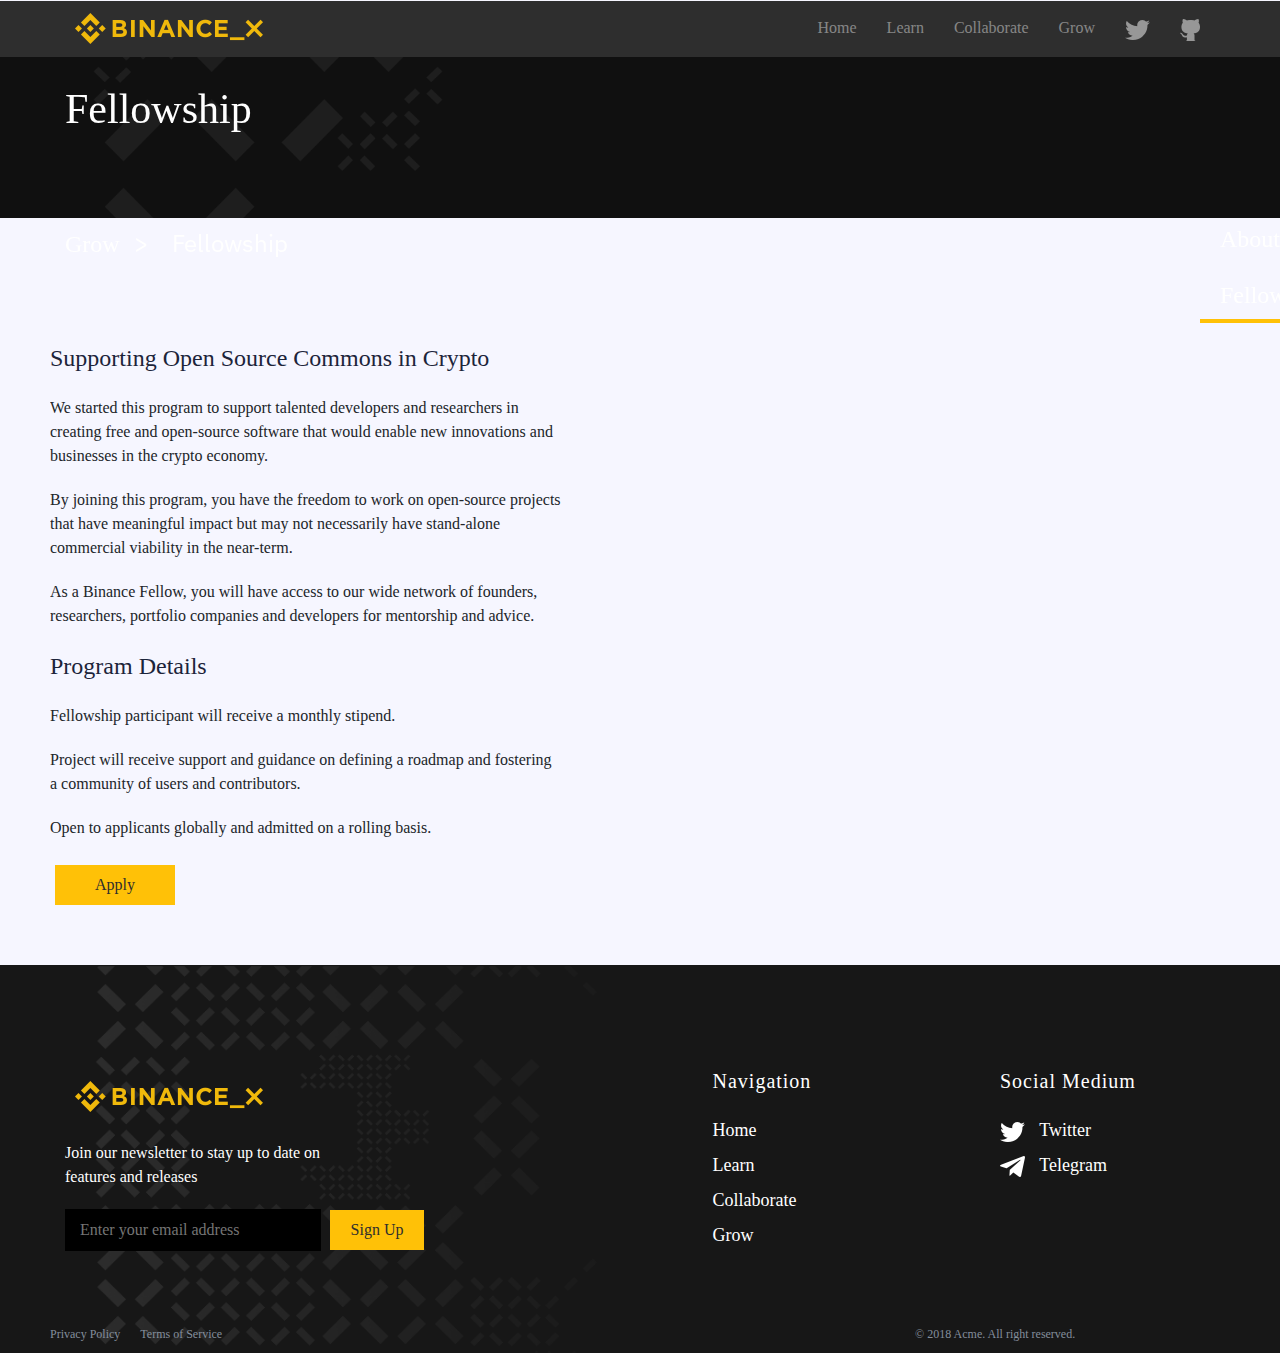
<file: fellowship.html>
<!DOCTYPE html>
<html lang="en">
<head>
<title>Home</title>
<!-- for-mobile-apps -->
<meta name="viewport" content="width=device-width, initial-scale=1">
<meta http-equiv="Content-Type" content="text/html; charset=utf-8" />
<meta name="keywords" content="" />

    <script>
        addEventListener("load", function () {
            setTimeout(hideURLbar, 0);
        }, false);

        function hideURLbar() {
            window.scrollTo(0, 1);
        }
    </script>
	
	
	<!-- css files -->
    <link href="css/css_slider.css" rel="stylesheet"><!-- Slider css -->
    <link href="css/bootstrap.css" rel='stylesheet' type='text/css' /><!-- bootstrap css -->
    <link href="css/style.css" rel='stylesheet' type='text/css' /><!-- custom css -->
    <link href="css/font-awesome.min.css" rel="stylesheet"><!-- fontawesome css -->
	<link href="css/tab.css" rel="stylesheet"><!-- tab css -->
	<!-- //css files -->
	
	<!-- google fonts -->
	<link href="https://fonts.googleapis.com/css?family=IBM+Plex+Sans:400,700&display=swap" rel="stylesheet">
	<!-- //google fonts -->
	
</head>
<body>


<!-- header -->
<header>
	<div class="container">
		<!-- nav -->
		<nav class="py-3 d-lg-flex">
			<div id="logo">
				<h1> <a href="index.html"><img src="images/X-Long.png" /> </a></h1>
			</div>
			<ul class="menu ml-auto mt-1">
				<li class=""><a href="index.html">Home</a></li>
				<li class=""><a href="learn.html">Learn</a></li>
				<li class=""><a href="collaborate.html">Collaborate</a></li>
				<li class=""><a href="grow.html">Grow</a></li>
				<li class=""><a href="#"><img src="images/nav_twitter.png" /></a></li>
				<li class=""><a href="#"><img src="images/nav_github.png" /></a></li>
			</ul>
		</nav>
		<!-- //nav -->
	</div>
</header>
<!-- //header -->


<!-- banner -->
<div class="banner" id="collaborate">

	<div class="layer">
		<div class="container">
			<div class="bread-crumbs">
			<a href="grow.html">Grow</a>
				<span>&gt;</span>
				<span class="span router-link-exact-active router-link-active">Fellowship</span>
		</div>
			
			<div class="collaborate-text-w3pvt">
				<div class="top-text-fot">Fellowship</div>
			</div>
			
		</div>
	</div>
</div>
	
<article class="htmleaf-container">
	<div class="tabs">
	  <div class="tabs-header fellowship">
		<div class="border"></div>
		<ul>
		  <li class="active"><a href="#tab-1" tab-id="1" ripple="ripple" ripple-color="#FFF">About</a></li>
		  <li><a href="#tab-2" tab-id="2" ripple="ripple" ripple-color="#FFF">Fellows</a></li>
		</ul>
	  </div>
	  <div class="tabs-content">
		<div tab-id="1" class="tab active">
			<p class="tab-titles">Supporting Open Source Commons in Crypto</p>
			<p class="">We started this program to support talented developers and researchers in</p>
			<p>creating free and open-source software that would enable new innovations and</p>
			<p>businesses in the crypto economy.</p>
			<p style="padding-top: 20px;">By joining this program, you have the freedom to work on open-source projects </p>
			<p>that have meaningful impact but may not necessarily have stand-alone </p>
			<p>commercial viability in the near-term.</p>
			<p style="padding-top: 20px;">As a Binance Fellow, you will have access to our wide network of founders, </p>
			<p>researchers, portfolio companies and developers for mentorship and advice.</p>
			<p class="tab-titles">Program Details</p>
			<p class="">Fellowship participant will receive a monthly stipend.</p>
			<p style="padding-top: 20px;">Project will receive support and guidance on defining a roadmap and fostering </p>
			<p>a community of users and contributors.</p>
			<p style="padding-top: 20px;">Open to applicants globally and admitted on a rolling basis.</p>
			
<div class="button">
				<input type="tab-button" value="Apply">
				</div>
		</div>
		  
		<div tab-id="2" class="tab">
		<div class="row pb-5">
				<div class="col-lg-4 col-md-6 pl-sm-0 mb-3">
					<a href="austingriffith-1.html">
					<img src="images/DominikHarz.jpg" alt="image" class="img-fluid">
					</a>
					<div class="col- client-grid fell-more">
						<div class="c-left">
							
							<div class="info">
								<h6>Fellowship-1 </h6>
								<p>Project Name</p>
							</div>
							<div class="clearfix"></div>
						</div>
							<p class="mt-2">The Burner Wallet is a quick web wallet used to move small amounts of crypto quickly.</p>
						<ul class="more-w2">
						<li class="my-2">
							<a href="austingriffith-1.html">
								Read more
							</a>
						</li>
					</ul>
					</div>
				</div>
				<div class="col-lg-4 col-md-6 pl-sm-0 mb-3">
					<a href="austingriffith-2.html">
					<img src="images/dudo_daniel.jpg" alt="image" class="img-fluid">
					</a>
					<div class="col- client-grid fell-more">
						<div class="c-left">
							
							<div class="info">
								<h6>Fellowship-2 </h6>
								<p>Project Name</p>
							</div>
							<div class="clearfix"></div>
						</div>
							<p class="mt-2">The Burner Wallet is a quick web wallet used to move small amounts of crypto quickly.</p>
						<ul class="more-w2">
						<li class="my-2">
							<a href="austingriffith-2.html">
								Read more
							</a>
						</li>
					</ul>
					</div>
				</div>
				<div class="col-lg-4 col-md-6 pl-sm-0 mb-3">
					<a href="austingriffith-3.html">
					<img src="images/dudo_sam.jpg" alt="image" class="img-fluid">
					</a>
					<div class="col- client-grid fell-more">
						<div class="c-left">
							
							<div class="info">
								<h6>Fellowship-3 </h6>
								<p>Project Name</p>
							</div>
							<div class="clearfix"></div>
						</div>
							<p class="mt-2">The Burner Wallet is a quick web wallet used to move small amounts of crypto quickly.</p>
						<ul class="more-w2">
						<li class="my-2">
							<a href="austingriffith-3.html">
								Read more
							</a>
						</li>
					</ul>
					</div>
				</div>
				
				<div class="col-lg-4 col-md-6 pl-sm-0 mb-3">
					<a href="austingriffith-4.html">
					<img src="images/Summa_James.jpg" alt="image" class="img-fluid">
					</a>
					<div class="col- client-grid fell-more">
						<div class="c-left">
							
							<div class="info">
								<h6>Fellowship-4 </h6>
								<p>Project Name</p>
							</div>
							<div class="clearfix"></div>
						</div>
							<p class="mt-2">The Burner Wallet is a quick web wallet used to move small amounts of crypto quickly.</p>
						<ul class="more-w2">
						<li class="my-2">
							<a href="austingriffith-4.html">
								Read more
							</a>
						</li>
					</ul>
					</div>
				</div>
				<div class="col-lg-4 col-md-6 pl-sm-0 mb-3">
					<a href="austingriffith-5.html">
					<img src="images/TokenAnalyst_Jai.jpg" alt="image" class="img-fluid">
					</a>
					<div class="col- client-grid fell-more">
						<div class="c-left">
							
							<div class="info">
								<h6>Fellowship-5 </h6>
								<p>Project Name</p>
							</div>
							<div class="clearfix"></div>
						</div>
							<p class="mt-2">The Burner Wallet is a quick web wallet used to move small amounts of crypto quickly.</p>
						<ul class="more-w2">
						<li class="my-2">
							<a href="austingriffith-5.html">
								Read more
							</a>
						</li>
					</ul>
					</div>
				</div>
				<div class="col-lg-4 col-md-6 pl-sm-0 mb-3">
					<a href="austingriffith-6.html">
					<img src="images/TokenAnalyst_Sid.jpg" alt="image" class="img-fluid">
					</a>
					<div class="col- client-grid fell-more">
						<div class="c-left">
							
							<div class="info">
								<h6>Fellowship-6 </h6>
								<p>Project Name</p>
							</div>
							<div class="clearfix"></div>
						</div>
							<p class="mt-2">The Burner Wallet is a quick web wallet used to move small amounts of crypto quickly.</p>
						<ul class="more-w2">
						<li class="my-2">
							<a href="austingriffith-6.html">
								Read more
							</a>
						</li>
					</ul>
					</div>
				</div>
				<div class="col-lg-4 col-md-6 pl-sm-0 mb-3">
					<a href="austingriffith-7.html">
					<img src="images/Tokenfolio_Neal.jpg" alt="image" class="img-fluid">
					</a>
					<div class="col- client-grid fell-more">
						<div class="c-left">
							
							<div class="info">
								<h6>Fellowship-7 </h6>
								<p>Project Name</p>
							</div>
							<div class="clearfix"></div>
						</div>
							<p class="mt-2">The Burner Wallet is a quick web wallet used to move small amounts of crypto quickly.</p>
						<ul class="more-w2">
						<li class="my-2">
							<a href="austingriffith-7.html">
								Read more
							</a>
						</li>
					</ul>
					</div>
				</div>
			
			</div>
		</div>

	  </div>
	</div>
</article>

<script src='js/stopExecutionOnTimeout.js?t=1'></script>
<script>window.jQuery || document.write('<script src="js/jquery-2.1.1.min.js"><\/script>')</script>
<script>
$(document).ready(function () {
	var activePos = $('.tabs-header .active').position();
	function changePos() {
		activePos = $('.tabs-header .active').position();
		$('.border').stop().css({
			left: activePos.left,
			width: $('.tabs-header .active').width()
		});
	}
	changePos();
	var tabHeight = $('.tab.active').height();
	function animateTabHeight() {
		tabHeight = $('.tab.active').height();
		$('.tabs-content').stop().css({ height: tabHeight + 'px' });
	}
	animateTabHeight();
	function changeTab() {
		var getTabId = $('.tabs-header .active a').attr('tab-id');
		$('.tab').stop().fadeOut(300, function () {
			$(this).removeClass('active');
		}).hide();
		$('.tab[tab-id=' + getTabId + ']').stop().fadeIn(300, function () {
			$(this).addClass('active');
			animateTabHeight();
		});
	}
	$('.tabs-header a').on('click', function (e) {
		e.preventDefault();
		var tabId = $(this).attr('tab-id');
		$('.tabs-header a').stop().parent().removeClass('active');
		$(this).stop().parent().addClass('active');
		changePos();
		tabCurrentItem = tabItems.filter('.active');
		$('.tab').stop().fadeOut(300, function () {
			$(this).removeClass('active');
		}).hide();
		$('.tab[tab-id="' + tabId + '"]').stop().fadeIn(300, function () {
			$(this).addClass('active');
			animateTabHeight();
		});
	});
	var tabItems = $('.tabs-header ul li');
	var tabCurrentItem = tabItems.filter('.active');
	$('#next').on('click', function (e) {
		e.preventDefault();
		var nextItem = tabCurrentItem.next();
		tabCurrentItem.removeClass('active');
		if (nextItem.length) {
			tabCurrentItem = nextItem.addClass('active');
		} else {
			tabCurrentItem = tabItems.first().addClass('active');
		}
		changePos();
		changeTab();
	});
	$('#prev').on('click', function (e) {
		e.preventDefault();
		var prevItem = tabCurrentItem.prev();
		tabCurrentItem.removeClass('active');
		if (prevItem.length) {
			tabCurrentItem = prevItem.addClass('active');
		} else {
			tabCurrentItem = tabItems.last().addClass('active');
		}
		changePos();
		changeTab();
	});
	$('[ripple]').on('click', function (e) {
		var rippleDiv = $('<div class="ripple" />'), rippleOffset = $(this).offset(), rippleY = e.pageY - rippleOffset.top, rippleX = e.pageX - rippleOffset.left, ripple = $('.ripple');
		rippleDiv.css({
			top: rippleY - ripple.height() / 2,
			left: rippleX - ripple.width() / 2,
			background: $(this).attr('ripple-color')
		}).appendTo($(this));
		window.setTimeout(function () {
			rippleDiv.remove();
		}, 1500);
	});
});
</script>



<!-- //footer -->

<!-- middle -->
<section class="middle py-4">
	
	<div class="container">
		
		<div id="ft-logo">
			<h1> <a href="index.html"><img src="images/X-Long.png" /></a></h1>
			<div class="text-ft2"><p class="mr-2">Join our newsletter to stay up to date on features and releases</p></div>
			<div class="input">
				<input type="text" placeholder="Enter your email address">
				<input type="button" value="Sign Up">
			</div>
		</div>
		
		<div class="col-lg-3 col-sm-6 footv3-left mt-sm-0 mt-4">
				<h4 class="mb-4 w3f_title">Navigation</h4>
				<ul class="list-w3">
					<li class="my-2">
						<a href="index.html">
							Home
						</a>
					</li>
					<li class="mb-2">
						<a href="learn.html">
							Learn
						</a>
					</li>
					<li class="my-2">
						<a href="collaborate.html">
							Collaborate
						</a>
					</li>
					<li class="my-2">
						<a href="grow.html">
							Grow
						</a>
					</li>
					
				</ul>
			</div>
		<div class="col-lg-3 col-sm-6 footv3-left mt-sm-0 mt-4">
				<h4 class="mb-4 w3f_title">Social Medium</h4>
				<ul class="list-w3">
					<li class="my-2">
						<img src="images/ic_twitter.png" style="padding-right: 10px;">
						<a href="#">
							Twitter
						</a>
					</li>
					<li class="mb-2">
						<img src="images/ic_telegram.png" style="padding-right: 10px;">
						<a href="#">
							Telegram
						</a>
					</li>
				</ul>
			</div>
	</div>
	<div class="container">
		<div class="row">
				<p class="">Privacy Policy</p>
				<p class="text-row">Terms of Service</p>
				<p class="banquan"> &copy; 2018 Acme. All right reserved.</p>
		</div>
	</div>
</section>
<!-- //middle -->




</body>
</html>
</file>
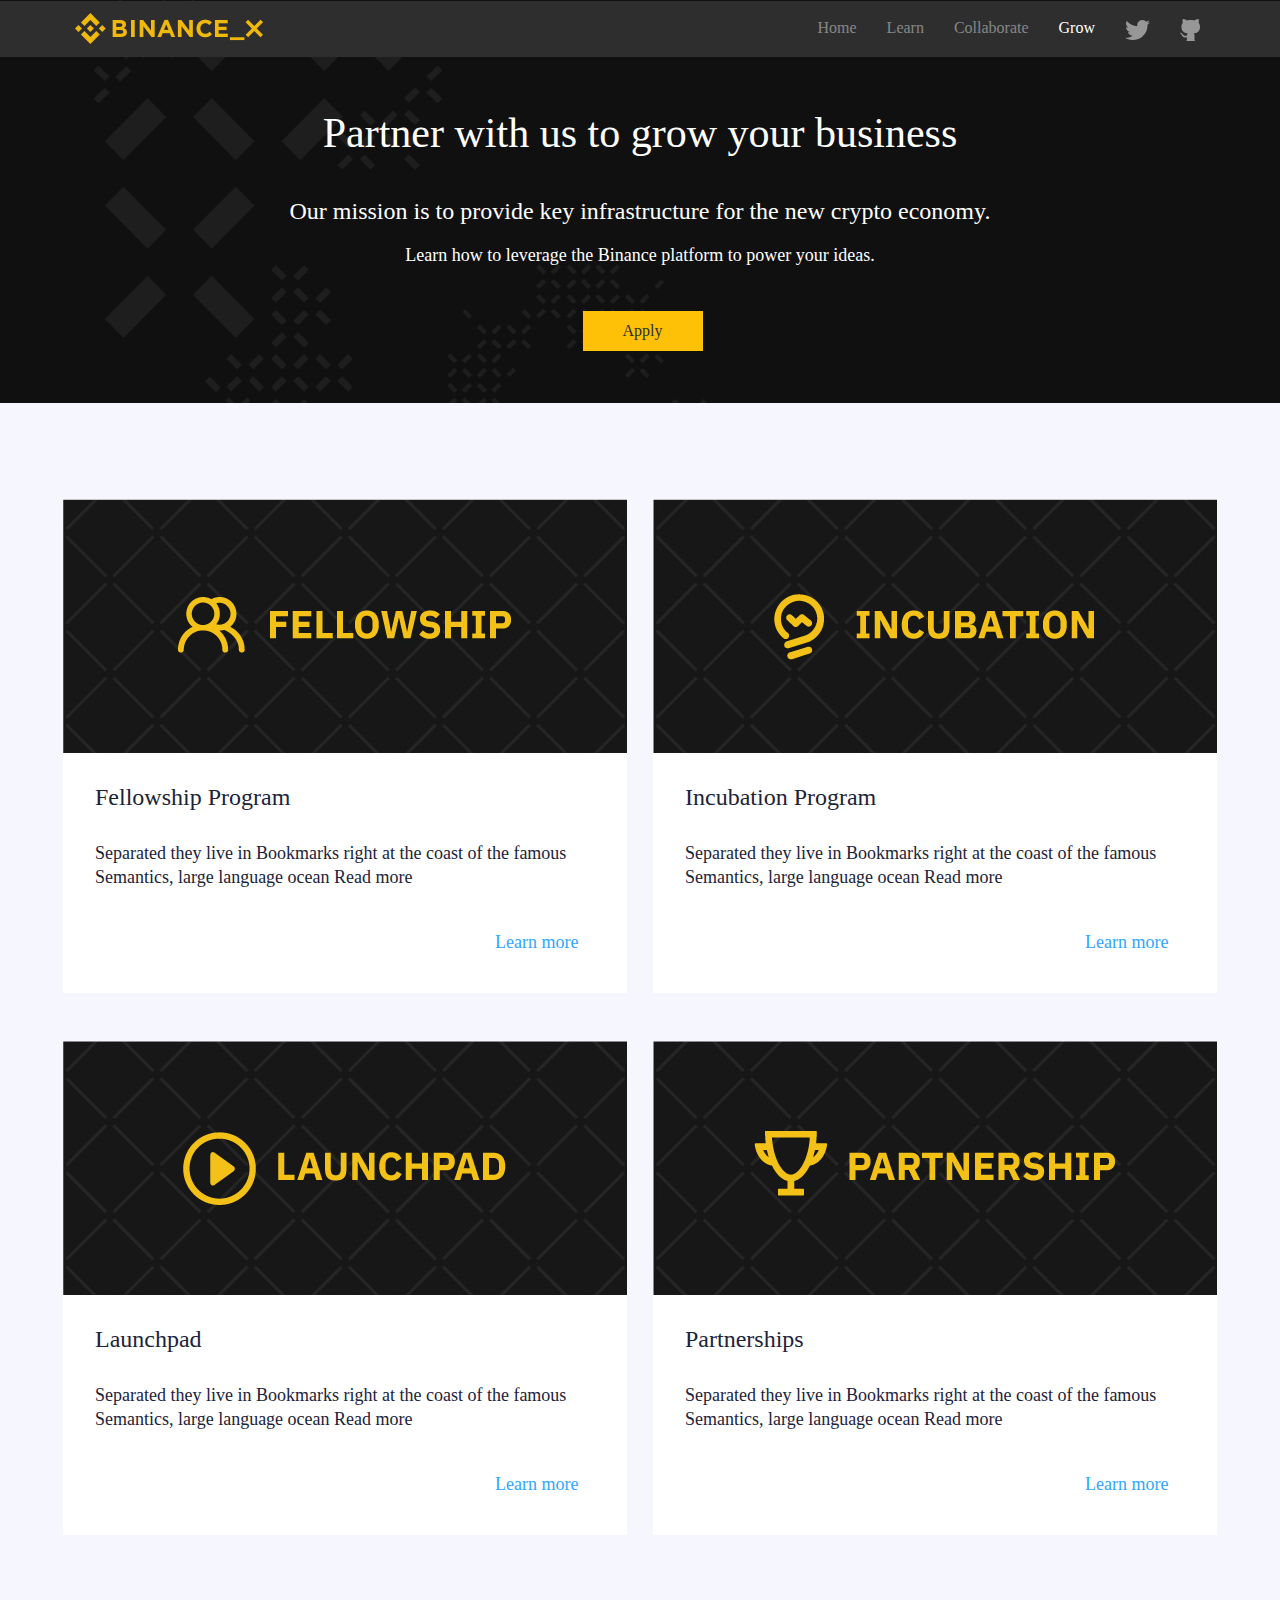
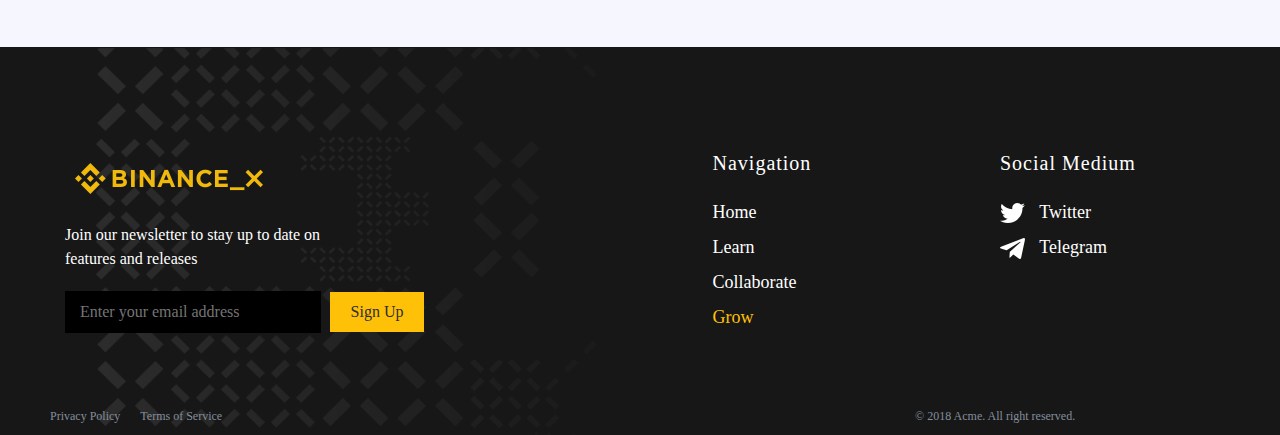
<file: grow.html>
<!DOCTYPE html>
<html lang="en">
<head>
<title>Home</title>
<!-- for-mobile-apps -->
<meta name="viewport" content="width=device-width, initial-scale=1">
<meta http-equiv="Content-Type" content="text/html; charset=utf-8" />
<meta name="keywords" content="" />

    <script>
        addEventListener("load", function () {
            setTimeout(hideURLbar, 0);
        }, false);

        function hideURLbar() {
            window.scrollTo(0, 1);
        }
    </script>
	
	
	<!-- css files -->
    <link href="css/css_slider.css" rel="stylesheet"><!-- Slider css -->
    <link href="css/bootstrap.css" rel='stylesheet' type='text/css' /><!-- bootstrap css -->
    <link href="css/style.css" rel='stylesheet' type='text/css' /><!-- custom css -->
    <link href="css/font-awesome.min.css" rel="stylesheet"><!-- fontawesome css -->
	<!-- //css files -->
	
	<!-- google fonts -->
	<link href="https://fonts.googleapis.com/css?family=IBM+Plex+Sans:400,700&display=swap" rel="stylesheet">
	<!-- //google fonts -->
	
</head>
<body>


<!-- header -->
<header>
	<div class="container">
		<!-- nav -->
		<nav class="py-3 d-lg-flex">
			<div id="logo">
				<h1> <a href="index.html"><img src="images/X-Long.png" /> </a></h1>
			</div>
			<ul class="menu ml-auto mt-1">
				<li class=""><a href="index.html">Home</a></li>
				<li class=""><a href="learn.html">Learn</a></li>
				<li class=""><a href="collaborate.html">Collaborate</a></li>
				<li class="active"><a href="grow.html">Grow</a></li>
				<li class=""><a href="#"><img src="images/nav_twitter.png" /></a></li>
				<li class=""><a href="#"><img src="images/nav_github.png" /></a></li>
			</ul>
		</nav>
		<!-- //nav -->
	</div>
</header>
<!-- //header -->


<!-- banner -->
<div class="banner" id="home">
	<div class="layer">
		<div class="container">

			<div class="learn-text-w3pvt">
				<div class="top-text-fot">Partner with us to grow your business</div>
				<div class="top-text-s">Our mission is to provide key infrastructure for the new crypto economy.</div>
				<div class="top-text-s2">Learn how to leverage the Binance platform to power your ideas.</div>
				<div class="button">
				<input type="button" value="Apply">
				</div>
			</div>
		</div>
	</div>
</div>
<!-- //banner -->


<!-- about -->
<section class="banner-bottom pt-5">
	<div class="container">
		<div class="row bottom_grids text-center mt-lg-5 mt-sm-3">
			<div class="col-md-13 grid1 mb-5">
				<a href="fellowship.html">
				<img src="images/fellowship.jpg" alt="" class="img-fluid">
				</a>
				<div class="symptoms_text" style="height: 240px;">
					<p class="content_for">Fellowship Program</p>
					<p class=""> Separated they live in Bookmarks right at the coast of the famous Semantics, large language ocean

Read more</p>
					<ul class="more-w1">
						<li class="my-2">
							<a href="fellowship.html">
								Learn more
							</a>
						</li>
					</ul>
					
				</div>
			</div>
			<div class="col-md-13 grid2 mb-5">
				<a href="#">
				<img src="images/incubation.jpg" alt="" class="img-fluid">
				</a>
				<div class="symptoms_text" style="height: 240px;">
					<p class="content_for">Incubation Program</p>
					<p class=""> Separated they live in Bookmarks right at the coast of the famous Semantics, large language ocean

Read more</p>
					<ul class="more-w1">
						<li class="my-2">
							<a href="#">
								Learn more
							</a>
						</li>
					</ul>
				</div>
			</div>
			<div class="col-md-13 grid3 mb-5">
				<a href="#">
				<img src="images/launchpad.jpg" alt="" class="img-fluid">
				</a>
				<div class="symptoms_text" style="height: 240px;">
					<p class="content_for">Launchpad</p>
					<p class=""> Separated they live in Bookmarks right at the coast of the famous Semantics, large language ocean

Read more</p>
					<ul class="more-w1">
						<li class="my-2">
							<a href="#">
								Learn more
							</a>
						</li>
					</ul>
				</div>
			</div>
			<div class="col-md-13 grid3 mb-5">
				<a href="#">
				<img src="images/partnership.jpg" alt="" class="img-fluid">
				</a>
				<div class="symptoms_text" style="height: 240px;">
					<p class="content_for">Partnerships</p>
					<p class="">Separated they live in Bookmarks right at the coast of the famous Semantics, large language ocean

Read more</p>
					<ul class="more-w1">
						<li class="my-2">
							<a href="#">
								Learn more
							</a>
						</li>
					</ul>
				</div>
			</div>
		</div>
	</div>
</section>
<!-- //about -->



<!-- middle -->
<section class="middle py-4">
	
	<div class="container">
		<div id="ft-logo">
			<h1> <a href="index.html"><img src="images/X-Long.png" /></a></h1>
			<div class="text-ft2"><p class="mr-2">Join our newsletter to stay up to date on features and releases</p></div>
			<div class="input">
				<input type="text" placeholder="Enter your email address">
				<input type="button" value="Sign Up">
			</div>
		</div>
		
		<div class="col-lg-3 col-sm-6 footv3-left mt-sm-0 mt-4">
				<h4 class="mb-4 w3f_title">Navigation</h4>
				<ul class="list-w3">
					<li class="my-2">
						<a href="index.html">
							Home
						</a>
					</li>
					<li class="mb-2">
						<a href="learn.html">
							Learn
						</a>
					</li>
					<li class="my-2">
						<a href="collaborate.html">
							Collaborate
						</a>
					</li>
					<li class="my-2 active">
						<a href="grow.html">
							Grow
						</a>
					</li>
					
				</ul>
			</div>
		<div class="col-lg-3 col-sm-6 footv3-left mt-sm-0 mt-4">
				<h4 class="mb-4 w3f_title">Social Medium</h4>
				<ul class="list-w3">
					<li class="my-2">
						<img src="images/ic_twitter.png" style="padding-right: 10px;">
						<a href="#">
							Twitter
						</a>
					</li>
					<li class="mb-2">
						<img src="images/ic_telegram.png" style="padding-right: 10px;">
						<a href="#">
							Telegram
						</a>
					</li>
				</ul>
			</div>
	</div>
	<div class="container">
		<div class="row">
				<p class="">Privacy Policy</p>
				<p class="text-row">Terms of Service</p>
				<p class="banquan"> &copy; 2018 Acme. All right reserved.</p>
		</div>
	</div>
</section>
<!-- //middle -->





</body>
</html>
</file>
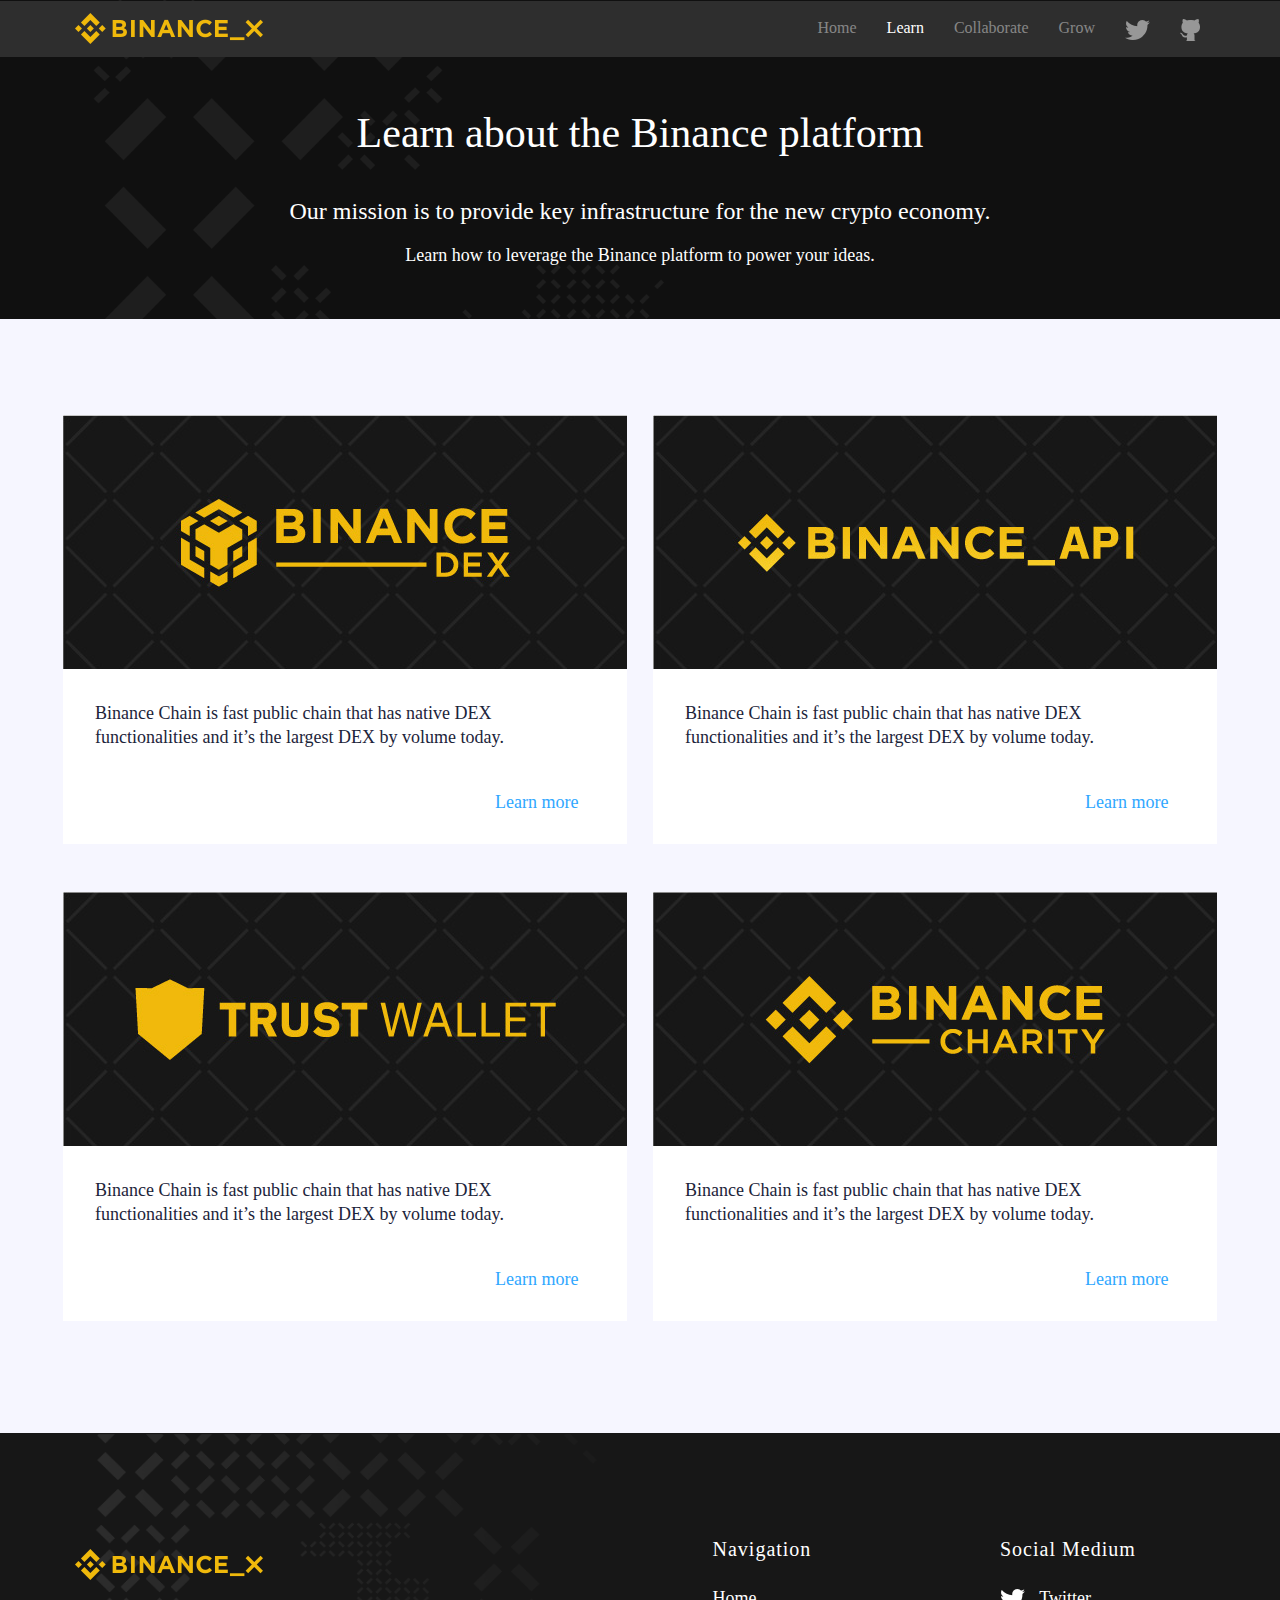
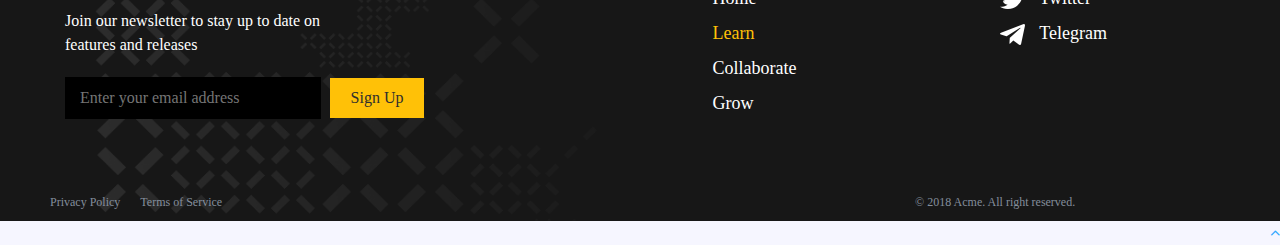
<file: learn.html>
<!DOCTYPE html>
<html lang="en">
<head>
<title>Home</title>
<!-- for-mobile-apps -->
<meta name="viewport" content="width=device-width, initial-scale=1">
<meta http-equiv="Content-Type" content="text/html; charset=utf-8" />
<meta name="keywords" content="" />

    <script>
        addEventListener("load", function () {
            setTimeout(hideURLbar, 0);
        }, false);

        function hideURLbar() {
            window.scrollTo(0, 1);
        }
    </script>
	
	
	<!-- css files -->
    <link href="css/css_slider.css" rel="stylesheet"><!-- Slider css -->
    <link href="css/bootstrap.css" rel='stylesheet' type='text/css' /><!-- bootstrap css -->
    <link href="css/style.css" rel='stylesheet' type='text/css' /><!-- custom css -->
    <link href="css/font-awesome.min.css" rel="stylesheet"><!-- fontawesome css -->
	<!-- //css files -->
	
	<!-- google fonts -->
	<link href="https://fonts.googleapis.com/css?family=IBM+Plex+Sans:400,700&display=swap" rel="stylesheet">
	<!-- //google fonts -->
	
</head>
<body>


<!-- header -->
<header>
	<div class="container">
		<!-- nav -->
		<nav class="py-3 d-lg-flex">
			<div id="logo">
				<h1> <a href="index.html"><img src="images/X-Long.png" /> </a></h1>
			</div>
			<ul class="menu ml-auto mt-1">
				<li class=""><a href="index.html">Home</a></li>
				<li class="active"><a href="learn.html">Learn</a></li>
				<li class=""><a href="collaborate.html">Collaborate</a></li>
				<li class=""><a href="grow.html">Grow</a></li>
				<li class=""><a href="#"><img src="images/nav_twitter.png" /></a></li>
				<li class=""><a href="#"><img src="images/nav_github.png" /></a></li>
			</ul>
		</nav>
		<!-- //nav -->
	</div>
</header>
<!-- //header -->


<!-- banner -->
<div class="banner" id="home">
	<div class="layer">
		<div class="container">

			<div class="learn-text-w3pvt">
				<div class="top-text-fot">Learn about the Binance platform</div>
				<div class="top-text-s">Our mission is to provide key infrastructure for the new crypto economy.</div>
				<div class="top-text-s2">Learn how to leverage the Binance platform to power your ideas.</div>
			</div>
		</div>
	</div>
</div>
<!-- //banner -->


<!-- about -->
<section class="banner-bottom pt-5">
	<div class="container">
		<div class="row bottom_grids text-center mt-lg-5 mt-sm-3">
			<div class="col-md-13 grid1 mb-5">
				<a href="#">
				<img src="images/dex.jpg" alt="" class="img-fluid">
				</a>
				<div class="symptoms_text">
				
					<p class=""> Binance Chain is fast public chain that has native DEX functionalities and it’s the largest DEX by volume today. </p>
					<ul class="more-w1">
						<li class="my-2">
							<a href="#">
								Learn more
							</a>
						</li>
					</ul>
					
				</div>
			</div>
			<div class="col-md-13 grid2 mb-5">
				<a href="#">
				<img src="images/api.jpg" alt="" class="img-fluid">
				</a>
				<div class="symptoms_text">
					
					<p class=""> Binance Chain is fast public chain that has native DEX functionalities and it’s the largest DEX by volume today.</p>
					<ul class="more-w1">
						<li class="my-2">
							<a href="#">
								Learn more
							</a>
						</li>
					</ul>
				</div>
			</div>
			<div class="col-md-13 grid3 mb-5">
				<a href="#">
				<img src="images/wallet.jpg" alt="" class="img-fluid">
				</a>
				<div class="symptoms_text">
					
					<p class=""> Binance Chain is fast public chain that has native DEX functionalities and it’s the largest DEX by volume today.</p>
					<ul class="more-w1">
						<li class="my-2">
							<a href="#">
								Learn more
							</a>
						</li>
					</ul>
				</div>
			</div>
			<div class="col-md-13 grid3 mb-5">
				<a href="#">
				<img src="images/charity.jpg" alt="" class="img-fluid">
				</a>
				<div class="symptoms_text">
					
					<p class=""> Binance Chain is fast public chain that has native DEX functionalities and it’s the largest DEX by volume today.</p>
					<ul class="more-w1">
						<li class="my-2">
							<a href="#">
								Learn more
							</a>
						</li>
					</ul>
				</div>
			</div>
		</div>
	</div>
</section>
<!-- //about -->



<!-- middle -->
<section class="middle py-4">
	
	<div class="container">
		<div id="ft-logo">
			<h1> <a href="index.html"><img src="images/X-Long.png" /></a></h1>
			<div class="text-ft2"><p class="mr-2">Join our newsletter to stay up to date on features and releases</p></div>
			<div class="input">
				<input type="text" placeholder="Enter your email address">
				<input type="button" value="Sign Up">
			</div>
		</div>
		
		<div class="col-lg-3 col-sm-6 footv3-left mt-sm-0 mt-4">
				<h4 class="mb-4 w3f_title">Navigation</h4>
				<ul class="list-w3">
					<li class="my-2">
						<a href="index.html">
							Home
						</a>
					</li>
					<li class="mb-2 active">
						<a href="learn.html">
							Learn
						</a>
					</li>
					<li class="my-2">
						<a href="collaborate.html">
							Collaborate
						</a>
					</li>
					<li class="my-2">
						<a href="grow.html">
							Grow
						</a>
					</li>
					
				</ul>
			</div>
		<div class="col-lg-3 col-sm-6 footv3-left mt-sm-0 mt-4">
				<h4 class="mb-4 w3f_title">Social Medium</h4>
				<ul class="list-w3">
					<li class="my-2">
						<img src="images/ic_twitter.png" style="padding-right: 10px;">
						<a href="#">
							Twitter
						</a>
					</li>
					<li class="mb-2">
						<img src="images/ic_telegram.png" style="padding-right: 10px;">
						<a href="#">
							Telegram
						</a>
					</li>
				</ul>
			</div>
	</div>
	<div class="container">
		<div class="row">
				<p class="">Privacy Policy</p>
				<p class="text-row">Terms of Service</p>
				<p class="banquan"> &copy; 2018 Acme. All right reserved.</p>
		</div>
	</div>
</section>
<!-- //middle -->



<!-- move top -->
<div class="move-top text-right">
	<a href="#home" class="move-top"> 
		<span class="fa fa-angle-up  mb-3" aria-hidden="true"></span>
	</a>
</div>
<!-- move top -->

</body>
</html>
</file>
<file: css/css_slider.css>
.csslider {
    text-align: left;
      width: 50%;
    float: right;
    padding: 15vw 0 3vw;
    margin-bottom: 0px;
}

.csslider>input {
    display: none;
}

/* .csslider>input:nth-of-type(10):checked~ul li:first-of-type {
    margin-left: -900%;
}

.csslider>input:nth-of-type(9):checked~ul li:first-of-type {
    margin-left: -800%;
}

.csslider>input:nth-of-type(8):checked~ul li:first-of-type {
    margin-left: -700%;
}

.csslider>input:nth-of-type(7):checked~ul li:first-of-type {
    margin-left: -600%;
}

.csslider>input:nth-of-type(6):checked~ul li:first-of-type {
    margin-left: -500%;
}

.csslider>input:nth-of-type(5):checked~ul li:first-of-type {
    margin-left: -400%;
}

.csslider>input:nth-of-type(4):checked~ul li:first-of-type {
    margin-left: -300%;
} */

.csslider>input:nth-of-type(3):checked~ul li:first-of-type {
    margin-left: -200%;
}

.csslider>input:nth-of-type(2):checked~ul li:first-of-type {
    margin-left: -100%;
}

.csslider>input:nth-of-type(1):checked~ul li:first-of-type {
    margin-left: 0%;
}

.csslider>ul {
    position: relative;
    z-index: 1;
    font-size: 0;
    line-height: 0;
    margin: 0 auto;
    padding: 0;
    overflow: hidden;
    white-space: nowrap;
    -moz-box-sizing: border-box;
    -webkit-box-sizing: border-box;
    box-sizing: border-box;
}

.csslider>ul>li {
    position: relative;
    display: inline-block;
    width: 100%;
    overflow: hidden;
    font-size: 15px;
    font-size: initial;
    line-height: normal;
    -moz-transition: all 0.5s cubic-bezier(0.4, 1.3, 0.65, 1);
    -o-transition: all 0.5s ease-out;
    -webkit-transition: all 0.5s cubic-bezier(0.4, 1.3, 0.65, 1);
    transition: all 0.5s cubic-bezier(0.4, 1.3, 0.65, 1);
    vertical-align: top;
    -moz-box-sizing: border-box;
    -webkit-box-sizing: border-box;
    box-sizing: border-box;
    white-space: normal;
}

.csslider>ul>li.scrollable {
    overflow-y: scroll;
}

/* navigation bullets */
.csslider>.navigation {
    position: absolute;
    bottom: -5%;
    left: 0%;
    z-index: 10;
    margin-bottom: -10px;
    font-size: 0;
    line-height: 0;
    text-align: center;
    -webkit-touch-callout: none;
    -webkit-user-select: none;
    -khtml-user-select: none;
    -moz-user-select: none;
    -ms-user-select: none;
    user-select: none;
}

.csslider>.navigation label {
    position: relative;
    cursor: pointer;
    width: 40px;
    height: 1px;

    display: inline-block;
    margin: 0 5px;
    background: rgba(255, 255, 255, 0.6);
    transition: 0.5s all;
    -webkit-transition: 0.5s all;
    -moz-transition: 0.5s all;
    -o-transition: 0.5s all;
    -ms-transition: 0.5s all;
}

.csslider>.navigation label:hover:after {
    opacity: 1;
}

.csslider>.navigation label:after {
    content: '';
    position: absolute;
    left: 0;
    width: 40px;
    height: 1px;
    background: #fff;
    opacity: 0;
    transition: 0.5s all;
    -webkit-transition: 0.5s all;
    -moz-transition: 0.5s all;
    -o-transition: 0.5s all;
    -ms-transition: 0.5s all;
}

/* //navigation bullets */

/* navigation arrows */
.csslider>.arrows {
    -webkit-touch-callout: none;
    -webkit-user-select: none;
    -khtml-user-select: none;
    -moz-user-select: none;
    -ms-user-select: none;
    user-select: none;
}

.csslider.inside .navigation {
    bottom: 10px;
    margin-bottom: 10px;
}

.csslider.inside .navigation label {
    border: 1px solid #7e7e7e;
}

.csslider>input:nth-of-type(1):checked~.navigation label:nth-of-type(1):after,
.csslider>input:nth-of-type(2):checked~.navigation label:nth-of-type(2):after,
.csslider>input:nth-of-type(3):checked~.navigation label:nth-of-type(3):after {
    opacity: 1;
}

.csslider>.arrows {
    position: absolute;
    top: 50%;
    width: 100%;
    height: 26px;
    z-index: 1;
    -moz-box-sizing: content-box;
    -webkit-box-sizing: content-box;
    box-sizing: content-box;
}

.csslider>.arrows label {
    display: none;
    position: absolute;
    top: -50%;
    padding: 8px;
    box-shadow: inset 2px -2px 0 1px #ffffff;
    cursor: pointer;
    -moz-transition: box-shadow 0.15s, margin 0.15s;
    -o-transition: box-shadow 0.15s, margin 0.15s;
    -webkit-transition: box-shadow 0.15s, margin 0.15s;
    transition: box-shadow 0.15s, margin 0.15s;
}

.csslider>.arrows label:hover {
    box-shadow: inset 3px -3px 0 2px #ff3c41;
    margin: 0 0px;
}

.csslider>.arrows label:before {
    content: '';
    position: absolute;
    top: -100%;
    left: -100%;
    height: 300%;
    width: 300%;
}

.csslider.infinity>input:first-of-type:checked~.arrows label.goto-last,
.csslider>input:nth-of-type(1):checked~.arrows>label:nth-of-type(0),
.csslider>input:nth-of-type(2):checked~.arrows>label:nth-of-type(1),
.csslider>input:nth-of-type(3):checked~.arrows>label:nth-of-type(2) {
    display: block;
    left: 5%;
    right: auto;
    -moz-transform: rotate(45deg);
    -ms-transform: rotate(45deg);
    -o-transform: rotate(45deg);
    -webkit-transform: rotate(45deg);
    transform: rotate(45deg);
}

.csslider.infinity>input:last-of-type:checked~.arrows label.goto-first,
.csslider>input:nth-of-type(1):checked~.arrows>label:nth-of-type(2),
.csslider>input:nth-of-type(2):checked~.arrows>label:nth-of-type(3) {
    display: block;
    right: 5%;
    left: auto;
    -moz-transform: rotate(225deg);
    -ms-transform: rotate(225deg);
    -o-transform: rotate(225deg);
    -webkit-transform: rotate(225deg);
    transform: rotate(225deg);
}

/* //navigation arrows */

/* slider effect 
#slider1>input:nth-of-type(1):checked~ul #bg,
#slider1>input:nth-of-type(2):checked~ul #bg1,
#slider1>input:nth-of-type(3):checked~ul #bg2,
#slider1>input:nth-of-type(4):checked~ul #bg3 {
    width: 100%;
    -moz-transition: 0.5s 0.5s;
    -o-transition: 0.5s 0.5s;
    -webkit-transition: 0.5s 0.5s;
    transition: 0.5s 0.5s;
    text-align: center;
    padding: 0;
    height: 100%;
}

#slider1>input:nth-of-type(1):checked~ul #bg div,
#slider1>input:nth-of-type(2):checked~ul #bg1 div,
#slider1>input:nth-of-type(3):checked~ul #bg2 div,
#slider1>input:nth-of-type(4):checked~ul #bg3 div {
    -moz-transform: translate(0);
    -ms-transform: translate(0);
    -o-transform: translate(0);
    -webkit-transform: translate(0);
    transform: translate(0);
    -moz-transition: 0.5s 0.9s;
    -o-transition: 0.5s 0.9s;
    -webkit-transition: 0.5s 0.9s;
    transition: 0.5s 0.9s;
} */

/* //slider effect */

/* responsive */
@media screen and (max-width: 1280px) {

    .csslider.infinity>input:last-of-type:checked~.arrows label.goto-first,
    .csslider>input:nth-of-type(1):checked~.arrows>label:nth-of-type(2),
    .csslider>input:nth-of-type(2):checked~.arrows>label:nth-of-type(3),
    .csslider>input:nth-of-type(3):checked~.arrows>label:nth-of-type(4),
    .csslider>input:nth-of-type(4):checked~.arrows>label:nth-of-type(5),
    .csslider>input:nth-of-type(5):checked~.arrows>label:nth-of-type(6),
    .csslider>input:nth-of-type(6):checked~.arrows>label:nth-of-type(7),
    .csslider>input:nth-of-type(7):checked~.arrows>label:nth-of-type(8),
    .csslider>input:nth-of-type(8):checked~.arrows>label:nth-of-type(9),
    .csslider>input:nth-of-type(9):checked~.arrows>label:nth-of-type(10),
    .csslider>input:nth-of-type(10):checked~.arrows>label:nth-of-type(11),
    .csslider>input:nth-of-type(11):checked~.arrows>label:nth-of-type(12) {
        right: 3%;
    }

    .csslider.infinity>input:first-of-type:checked~.arrows label.goto-last,
    .csslider>input:nth-of-type(1):checked~.arrows>label:nth-of-type(0),
    .csslider>input:nth-of-type(2):checked~.arrows>label:nth-of-type(1),
    .csslider>input:nth-of-type(3):checked~.arrows>label:nth-of-type(2),
    .csslider>input:nth-of-type(4):checked~.arrows>label:nth-of-type(3),
    .csslider>input:nth-of-type(5):checked~.arrows>label:nth-of-type(4),
    .csslider>input:nth-of-type(6):checked~.arrows>label:nth-of-type(5),
    .csslider>input:nth-of-type(7):checked~.arrows>label:nth-of-type(6),
    .csslider>input:nth-of-type(8):checked~.arrows>label:nth-of-type(7),
    .csslider>input:nth-of-type(9):checked~.arrows>label:nth-of-type(8),
    .csslider>input:nth-of-type(10):checked~.arrows>label:nth-of-type(9),
    .csslider>input:nth-of-type(11):checked~.arrows>label:nth-of-type(10) {
        left: 3%;
    }
}

@media screen and (max-width: 900px) {
    .csslider>.navigation {
    }
}

@media screen and (max-width: 800px) {

    .csslider.infinity>input:last-of-type:checked~.arrows label.goto-first,
    .csslider>input:nth-of-type(1):checked~.arrows>label:nth-of-type(2),
    .csslider>input:nth-of-type(2):checked~.arrows>label:nth-of-type(3),
    .csslider>input:nth-of-type(3):checked~.arrows>label:nth-of-type(4),
    .csslider>input:nth-of-type(4):checked~.arrows>label:nth-of-type(5),
    .csslider>input:nth-of-type(5):checked~.arrows>label:nth-of-type(6),
    .csslider>input:nth-of-type(6):checked~.arrows>label:nth-of-type(7),
    .csslider>input:nth-of-type(7):checked~.arrows>label:nth-of-type(8),
    .csslider>input:nth-of-type(8):checked~.arrows>label:nth-of-type(9),
    .csslider>input:nth-of-type(9):checked~.arrows>label:nth-of-type(10),
    .csslider>input:nth-of-type(10):checked~.arrows>label:nth-of-type(11),
    .csslider>input:nth-of-type(11):checked~.arrows>label:nth-of-type(12) {
        right: 5%;
    }

    .csslider.infinity>input:first-of-type:checked~.arrows label.goto-last,
    .csslider>input:nth-of-type(1):checked~.arrows>label:nth-of-type(0),
    .csslider>input:nth-of-type(2):checked~.arrows>label:nth-of-type(1),
    .csslider>input:nth-of-type(3):checked~.arrows>label:nth-of-type(2),
    .csslider>input:nth-of-type(4):checked~.arrows>label:nth-of-type(3),
    .csslider>input:nth-of-type(5):checked~.arrows>label:nth-of-type(4),
    .csslider>input:nth-of-type(6):checked~.arrows>label:nth-of-type(5),
    .csslider>input:nth-of-type(7):checked~.arrows>label:nth-of-type(6),
    .csslider>input:nth-of-type(8):checked~.arrows>label:nth-of-type(7),
    .csslider>input:nth-of-type(9):checked~.arrows>label:nth-of-type(8),
    .csslider>input:nth-of-type(10):checked~.arrows>label:nth-of-type(9),
    .csslider>input:nth-of-type(11):checked~.arrows>label:nth-of-type(10) {
        left: 5%;
    }
}

/* //responsive */
</file>
<file: css/style.css>
html,
body {
    margin: 0;
    font-size: 100%;
	font-family: IBMPlexSans;
    background: #F6F6FF;
}


html {
  scroll-behavior: smooth;
}
body img {
    max-width: 100%;
}

a:hover {
    text-decoration: none;
}


h1,
h2,
h3,
h4,
h5,
h6 {
    margin: 0;
    letter-spacing: 1px;
}

p {
    margin: 0;
}

ul {
    margin: 0;
    padding: 0;
}

/*-- header --*/
header {
    position:fixed;
    width: 100%;
    z-index: 6;
	background: #2E2E2E;
}


/* Giving a background-color to the nav container. */
nav { 
	margin:0;
	padding: 0;
}
.middle .container{
		    display: -webkit-box;
	}

#logo a {
	float: left;
    font-size: .8em;
    display: initial;
    margin: 0;
    letter-spacing: 1px;
    color: #fff;
    padding: 0px 0;
    border: none;
    font-weight: 600;
    text-transform: capitalize;
	opacity: 1;
}
.top-text-fot{
	font-family: IBMPlexSans-Bold;
	font-size: 42px;
	color: #FFFFFF;
}
.learn-text-w3pvt .top-text-s, .top-text-s2{
	font-family: IBMPlexSans;
	font-size: 24px;
	color: #FFFFFF;
	line-height: 24px;
}
.learn-text-w3pvt .top-text-s{
	padding-top: 34px;
}
.learn-text-w3pvt .top-text-s2{
	padding-top: 20px;
}
.top-text-s, .top-text-s2{
	font-family: IBMPlexSans;
	font-size: 18px;
	color: #FFFFFF;
	line-height: 24px;
	padding-top: 35px;
}
.text-bottom{
	font-family: IBMPlexSans-Bold;
	font-size: 36px;
	color: rgba(0,0,0,0.80);
	text-align: center;
	padding: 3rem;
}
.col-md-13 .symptoms_text{
	width: 564px;
    height: 175px;
    background: #fff;
	text-align: -webkit-auto !important;
	margin: 0 auto;
}
.col-md-13 .symptoms_text p {
    font-family: IBMPlexSans;
    font-size: 18px;
    color: #1C243A;
    line-height: 24px;
    padding: 2rem;
}

.symptoms_text{
	    width: 360px;
    height: 300px;
    background: #fff;
	text-align: -webkit-auto !important;
}

#logo a span.fa {
    color: #fff;
}


/* Since we'll have the "ul li" "float:left"
 * we need to add a clear after the container. */

nav:after {
	content:"";
	display:table;
	clear:both;
}

/* Removing padding, margin and "list-style" from the "ul",
 * and adding "position:reltive" */
nav ul {
	float: right;
	padding:0;
	margin:0;
	list-style: none;
	position: relative;
	}
	
/* Positioning the navigation items inline */
nav ul li {
	margin: 0px;
	display:inline-block;
	float: left;
	}

/* Styling the links */
nav a {
    color: #ddd;
    font-family: IBMPlexSans;
    padding-left: 0;
    padding-right: 0;
    padding: 18px 15px;
    font-weight: 400;
    font-size: 16px;
	opacity: 0.5;
    
}
nav li.last-grid a {
    background: none;
    border: 2px solid #ffc168;
    color: #ffc168;
    font-size: 15px;
    letter-spacing: 1px;
    padding: 7px 25px;
    display: inline-block;
    text-transform: capitalize;
    margin-top: -10px;
    border-radius: 5px;
}
nav ul li ul li:hover { background: #f8f9fa; }

/* Background color change on Hover */
nav a:hover { 
	color: #ddd;
	opacity: 1;
}
.menu li.active  a{ 
	color: #fff;
	opacity: 1;
}

.list-w3 li.active  a{ 
	color: #FFC107;
	opacity: 1;
}


nav ul ul {
	display: none;
	position: absolute; 
	/* has to be the same number as the "line-height" of "nav a" */
	top: 30px; 
    background: #fff;
    padding: 10px;
}
	
/* Display Dropdowns on Hover */
nav ul li:hover > ul {
	display:inherit;
}
	
/* Fisrt Tier Dropdown */
nav ul ul li {
	width:170px;
	float:none;
	display:list-item;
	position: relative;
}
nav ul ul li a {
    color: #333;
    padding: 5px 10px;
    display: block;
}
/* Second, Third and more Tiers	
 * We move the 2nd and 3rd etc tier dropdowns to the left
 * by the amount of the width of the first tier.
*/
nav ul ul ul li {
	position: relative;
	top:-60px;
	/* has to be the same number as the "width" of "nav ul ul li" */ 
	left:170px; 
}

/* Change ' +' in order to change the Dropdown symbol */
li > a:only-child:after { content: ''; }


/* Media Queries
--------------------------------------------- */

@media all and (max-width : 991px) {

	#logo {
		display: block;
		padding: 0;
		width: 100%;
		text-align: center;
		float: none;
	}
	.menu li.active a {
		color: #da9d40;
	}
	nav ul li span {
		color: #333;
	}
	nav {
		margin: 0;
	}
	nav a {
		color: #333;
	}

	/* Hide the navigation menu by default */
	/* Also hide the  */
	.toggle + a,
	.menu {
		display: none;
	}

	/* Stylinf the toggle lable */
	.toggle {
		display: block;
		padding: 5px 15px;
		font-size: 20px;
		text-decoration: none;
		border: none;
		float: right;
		background-color: #ffc168;
		color: #fff;
		margin-bottom: 0;
		margin-top: 0em;
	}
	.menu .toggle {
		float: none;
		text-align: center;
		margin: auto;
		width: 30%;
		padding: 5px;
		font-weight: normal;
		font-size: 15px;
		letter-spacing: 1px;
	}

	.toggle:hover {
		color:#333;
		background-color: #fff;
	}

	/* Display Dropdown when clicked on Parent Lable */
	[id^=drop]:checked + ul {
		display: block;
		background: #fff;
		padding: 15px 0;
		width:100%;
		text-align: center;
	}

	/* Change menu item's width to 100% */
	nav ul li {
		display: block;
		width: 100%;
		padding: 7px 0;
		}
	nav a{
		padding: 5px 0;
	}
	nav a:hover {
		color: #333;
	}
	.login-icon {
		text-align: center;
	}
	nav ul ul .toggle,
	nav ul ul a {
		padding: 0 40px;
	}

	nav ul ul ul a {
		padding: 0 80px;
	}

	nav a:hover,
 	nav ul ul ul a {
		background-color: transparent;
	}
  
	nav ul li ul li .toggle,
	nav ul ul a,
	nav ul ul ul a{
		padding:14px 20px;	
		color:#FFF;
		font-size:17px; 
	}
  
  
	nav ul li ul li .toggle,
	nav ul ul a {
		background-color: #fff; 
	}
	nav ul ul li a {
		font-size: 15px;
	}
	ul.inner-ul{
		padding: 0!important;
	}
	/* Hide Dropdowns by Default */
	nav ul ul {
		float: none;
		position:static;
		color: #ffffff;
		/* has to be the same number as the "line-height" of "nav a" */
	}
		
	/* Hide menus on hover */
	nav ul ul li:hover > ul,
	nav ul li:hover > ul {
		display: none;
	}
		
	/* Fisrt Tier Dropdown */
	nav ul ul li {
		display: block;
		width: 100%;
		padding: 0;
	}

	nav ul ul ul li {
		position: static;
		/* has to be the same number as the "width" of "nav ul ul li" */ 

	}

}

@media all and (max-width : 330px) {

	nav ul li {
		display:block;
		width: 94%;
	}

}
.user span.fa {
    font-size: 25px;
    color: #fff;
}
/*-- //header --*/
.austingriffith{
	    padding-top: 20rem;
    margin: 0 auto;
    width: 1180px;
    padding-bottom: 140px;
}
.austingriffith .img-fluid {

    float: left;
	    padding-right: 88px;
}
/*-- banner --*/
.banner {
    background: url("../images/banner01.png")no-repeat 0px 0px;
    -webkit-background-size: cover;
    -moz-background-size: cover;
    -o-background-size: cover;
    -ms-background-size: cover;
    background-size: cover;
}
#collaborate{
	position: fixed;
    width: 100%;
  z-index: 4;
}
.layer {
    background: rgba(0, 0, 0, 0.3);
}
.w3ls_banner_txt p {
    font-size: 15px;
    color: #eee;
    text-transform: capitalize;
}
.collaborate-text-w3pvt{
	padding: 6vw 0 6vw;
    box-sizing: border-box;
}
.learn-text-w3pvt{
	padding: 8vw 0 4vw;
    box-sizing: border-box;
    text-align: center;
}
.content_for{
    font-family: IBMPlexSans-Bold !important;
    font-size: 24px !important;
    color: rgba(0,0,0,0.80);
    padding: 2rem 2rem 0 2rem !important;
}
.banner-text-w3pvt {
    padding: 12vw 0 11vw;
    box-sizing: border-box;
    width: 38%;
}
.banner-form-w3pvt {
    padding: 12vw 0 0vw;
    box-sizing: border-box;
}

h3.b-w3ltxt span {
    color: #fff;
}
h2.b-w3ltxt,h3.b-w3ltxt {
    font-size: 4em;
    color: #fff;
    text-shadow: 1px 1px 0px #333;
    font-weight: 600;
}
h2.b-w3ltxt span,h3.b-w3ltxt span {
    color: #ffc168;
}
h4.b-w3ltxt {
    font-size: 3em;
    letter-spacing: 3px;
    font-weight: 200;
    color: #fff;
}

.btn-banner {
    background: none;
	border: 2px solid #fff;
    color: #fff;
    font-size: 15px;
    letter-spacing: 1px;
    padding: 10px 30px;
    display: inline-block;
}
.btn-banner1 {
    background: #333;
	border: 2px solid #333;
    color: #fff;
    font-size: 15px;
    letter-spacing: 1px;
    padding: 10px 30px;
    display: inline-block;
}
.btn-banner:hover,.btn-banner1:hover  {
    color: #fff;
}


/*-- //banner --*/


/*-- banner bottom --*/

.bottom_grids p {
    font-family: IBMPlexSans;
    font-size: 18px;
    color: #1C243A;
    line-height: 24px;
    padding: 0 2rem;
}
.bottom_grids h3 {
  padding: 2rem;
	font-family: IBMPlexSans-Bold;
font-size: 24px;
color: rgba(0,0,0,0.80);
}
/*-- //banner bottom --*/

/*-- footer --*/
footer,.copy-right,.middle{
	background: #161616;
}
.py-4 .container .row{
	padding-top: 68px;
	padding-bottom: 10px;
}
.banquan{
	    position: absolute;
    right: 16%;
}
.py-4 .row p{
	font-family: IBMPlexSans;
font-size: 12px !important;
color: #848E9C !important;
}
.text-row{
	padding-left: 20px;
}
footer h4 {
    font-size: 23px;
    font-weight: 400;
    color: #fff;
}
ul.list-w3 li a, ul.list-w3 li , .footer p.head,.copy-right p,.middle  p {
    font-family: IBMPlexSans;
font-size: 18px;
color: #FFFFFF;
}

ul.list-w3 li a:hover {
    color: #FFC107;
}
.copy-right p a {
    color: #999;
}
.copy-right p a:hover {
    color: #eee;
}
ul.list-w3 li {
    list-style-type: none;
}
ul.more-w1 li {
    list-style-type: none;
	position: absolute;
    padding-left: 27rem;
	font-family: IBMPlexSans;
	font-size: 18px;
	color: #2FA7FF;
}
ul.list-w3 i {
    width: 25px;
    color: #888;
}
.copy-right ul.list-w3 {
    justify-content: flex-end;
}
.copy-right,.middle {
	background: url(../images/fotter-bg.png)no-repeat 0px 0px;
	background-size: cover;
}
/*-- //footer --*/
.text-ft2{
	padding-top: 1rem;
	    width: 42%;
}
.input{
	padding-top: 20px;
}
.input input[type=text]{
	    background: #000000;
    font-family: IBMPlexSans;
    font-size: 16px;
    color: #FFFFFF;
    line-height: 40px;
    width: 256px;
    padding-left: 15px;
    border: none;
}
.input input[type=button]{
	background: #FFC107;
    font-family: IBMPlexSans-Bold;
    height: 40px;
    width: 94px;
    border: none;
    font-size: 16px;
    color: #2E2E2E;
    text-align: center;
    line-height: 24px;
    margin-left: 5px;
}
#ft-logo{
	width: 55%;
}
/*-- advantages --*/
.advantages_grids p {
    color: #777;
}
.advantages_grids span.fa {
    font-size: 30px;
}

.advantages_grids h3 ,.products_grids h3 {
    font-size: 22px;
    line-height: 35px;
    letter-spacing: 1px;
    color: #343a40;
    text-transform: capitalize;
}
.prodct1 a span.fa {
    color: #888;
    font-size: 22px;
}
.prodct1 {
}
/*-- //advantages --*/
.learn-text-w3pvt input[type=button] {
    background: #FFC107;
    font-family: IBMPlexSans-Bold;
    height: 40px;
    width: 120px;
    border: none;
    font-size: 16px;
    color: #2E2E2E;
    text-align: center;
    line-height: 24px;
    margin-left: 5px;
}
.learn-text-w3pvt .button{
	padding-top: 44px;
}
/*-- modal popup --*/
.modal-title {
    font-size: 28px !important;
    font-weight: 700;
    padding: 0 !important;
    letter-spacing: 2px;
    color: #333;
}
.modal-body {
    font-size: 16px;
    line-height: 28px;
    color: #666;
    letter-spacing: .5px;
}
/*-- //modal popup --*/

/*-- statictics --*/
.statistics {
    background: #222;
}
.statistics p {
    color: #aaa;
}
.statistics a{
    background: transparent;
    border: 2px solid #eee;
    border-radius: 5px;
    color: #eee;
    font-size: 16px;
    letter-spacing: 1px;
    padding: 10px 30px;
    display: inline-block;
    text-transform: capitalize;
}
h4.progress-tittle {
    color: #bbb;
    font-size: 0.85em;
    text-transform: uppercase;
    margin-bottom: 1em;
    letter-spacing: 1px;
}
.progress-one .progress {
    height: 0.5rem;
    background: #eee;
}
.progress-bar-striped {
    background-image: none;
    background-size: 1rem 1rem;
}
.statistics h3.heading {
    font-size: 40px;
    text-transform: capitalize;
    color: #eee;
    font-weight: 100;
    letter-spacing: 3px;
}
/*-- //statictics --*/

/*-- products --*/
h2.heading,h3.heading {
    font-size: 40px;
    text-transform: capitalize;
    color: #343a40;
    font-weight: 100;
    letter-spacing: 3px;
}
h2.heading strong,h3.heading strong {
    font-weight: 600;
}
.prodct1 i {
    color: #888;
    font-size: 22px;
}
.prodct1 a {
    display: block;
}
.prodct1 a:hover {
    transform: scale(0.9);
    -webkit-transform: scale(0.9);
    -moz-transform: scale(0.9);
    -ms-transform: scale(0.9);
    -o-transform: scale(0.9);
}

/*-- //products --*/

/* stats */
.middlesection-w3pvt {
    background: url(../images/banner.jpg) no-repeat 0px 0px;
    background-size: cover;
    -webkit-background-size: cover;
    -moz-background-size: cover;
    -o-background-size: cover;
    -ms-background-size: cover;
    position: relative;
}

p.counter {
    color: #fff;
    font-size: 3em;
    font-weight: 700;
}

.text-stat p {
    color: #eee;
    font-size: 15px;
    letter-spacing: .5px;
}
p.para-text-w3ls{
    color: #ddd;
    font-size: 15px;
}
.w3layouts_stats_left span.fa {
    font-size: 35px;
    color: #ffc168;
}
.text-stat h4 {
    font-size: 22px;
    color: #d5d5d5;
    line-height: 35px;
    padding: 1em;
    border: 8px solid #aaa;
}
/* //stats */

/*-- footer-top --*/

.footer-top p {
    color: #666;
    font-size: 15px;
    letter-spacing: .5px;
}
.footer-top h3 {
    font-size: 22px;
    color: #333;
}
.footer-top h3 span.fa {
    color: #ffc168;
}
/*-- footer-top --*/

/*-- inner banner --*/

.inner-banner {
    background: url(../images/innerbanner.jpg)no-repeat 0px 0px;
    -webkit-background-size: cover;
    -moz-background-size: cover;
    -o-background-size: cover;
    -ms-background-size: cover;
    background-size: cover;
	min-height: 250px;
}

.inner-layer {
    background: rgba(0, 0, 0, 0.3);
	min-height: 250px;
}
.breadcrumb-w3pvt{
	background: #f8f9fa;
}
.breadcrumb {
    display: -webkit-box;
    background-color: transparent;
    border-radius: 0rem;
    margin-bottom: 0rem;
}
li.breadcrumb-item a {
    color: #999;
    padding: 0;
}
/*-- //inner banner --*/

/*-- directors --*/

h4.heading{
    font-size: 24px;
    line-height: 35px;
    letter-spacing: .5px;
    color: #343a40;
}
.team-txt-info h4 {
    font-size: 21px;
    letter-spacing: .5px;
    color: #343a40;
    line-height: 30px;
}
.team p {
    color: #666;
    letter-spacing: .5px;
}
.w3-w3pvt-team-img img{
	border-radius: 0%;
}
.clients-color {
}
.w3-w3pvt-team-img {
    padding: 0 1.5em;
}
/*-- directors --*/

/*-- subscribe --*/

.subscribe {
    background: #f6f6f6;
}
.w3_head {
    text-align: center;
    color: #303030;
    margin: 0 0 .5em;
    font-size: 2.3em;
    letter-spacing: 0px;
    text-transform: uppercase;
    position: relative;
}
.subscribe p.toppara, .team p.toppara {
    color: #eee;
}
.subscribe form {
    border: 1px solid #808080;
    width: 80%;
    margin-top: 10px;
}
.w3-w3pvt-subscribe p {
    color: #777;
    font-size: 15px;
}
.subscribe h4 {
    color: #333;
    line-height: 35px;
    font-size: 23px;
    letter-spacing: 0.5px;
}
button.btn1 {
    color: #808080;
    border: none;
    padding: 13px 0;
    outline: none;
    text-align: center;
    text-decoration: none;
    background: none;
    cursor: pointer;
    -webkit-transition: 0.5s all;
    -moz-transition: 0.5s all;
    -o-transition: 0.5s all;
    -ms-transition: 0.5s all;
    transition: 0.5s all;
    float: right;
    width: 10%;
}
.w3-w3pvt-subscribe form input[type="email"] {
    outline: none;
    padding: 14px 15px;
    color: #fff;
    font-size: 15px;
    width: 90%;
    border: none;
    background: none;
    letter-spacing: 1px;
}
.w3-w3pvt-subscribe form input[type="submit"] {
    background: rgba(51, 51, 51, 0);
    font-size: 14px;
    padding: 12px 30px;
    border: 2px solid #f8f9fa;
    color: #fff;
    width: 20%;
    text-transform: capitalize;
    transition: 0.5s all;
    -webkit-transition: 0.5s all;
    -moz-transition: 0.5s all;
    -o-transition: 0.5s all;
    -ms-transition: 0.5s all;
}
.tittle-w3pvtinfo h2 {
    color: #fff;
    font-size: 35px;
    text-align: center;
    letter-spacing: 3px;
    margin-bottom: 5px;
    text-transform: capitalize;
}
.subscribe p.toppara {
    font-size: 14px;
    color: #999;
    text-align: center;
    line-height: 1.8em;
    letter-spacing: 1px;
    font-style: italic;
}
/*-- //subscribe --*/

/*-- services --*/
.icon span.fa {
    font-size: 35px;
}
.grid h3 {
    font-size: 21px;
    color: #333;
}
.grid p {
    color: #777;
    letter-spacing: .5px;
}
.icon i{
    font-size: 40px;
}
.grid a{
    background: transparent;
    border: 2px solid #666;
    border-radius: 5px;
    color: #333;
    font-size: 16px;
    letter-spacing: 1px;
    padding: 9px 25px;
    display: inline-block;
}
.grid h4 {
    font-size: 23px;
    letter-spacing: 0.5px;
    color: #343a40;
}
.other_services{
	background: #f8f9fa;
}
.other_services .grid {
    box-shadow: 3px 3px 5px 0 rgba(76, 110, 245, .1);
	background: #fff;
}
.other_services .grid:hover{
	box-shadow: 7px 7px 10px 0 rgba(76, 110, 245, .1)
}
/*-- //services --*/
/*-- clients --*/
.clients {
    background: linear-gradient(to left, #333333 60%, #999999 60%);
    background: #333;
    background: url(../images/banner.jpg) no-repeat 0px 0px;
    background-size: cover;
}
.clients h2.heading, .middlesection-w3pvt h3.heading{
	color: #fff;
}
.c-left img {
    border-radius: 50%;
    float: left;
    max-width: 32%;
}
.client-grid {
    background: #fff;
    padding: 2.5em;
}
.user-btn1 {
    float: right;
}
.user-btn1 {
    width: 30%;
    font-size: 15px;
    color: #fff;
    background: #663300;
    border: #663300;
    text-transform: capitalize;
}
.c-left .info {
    float: left;

.c-left h6 {
    font-size: 20px;
    color: #333;
}
.col-.client-grid p {
    color: #666;
    letter-spacing: .5px
}
.client-right h2 {
    font-size: 50px;
    color: #fff;
    font-weight: 700;
    padding-top: 2.5em;
    text-transform: capitalize;
}
.statistics a i {
    font-size: 13px;
}
/*-- //clients --*/

/*-- contact --*/
.contact-form label {
    font-weight: 500;
    letter-spacing: 1px;
    color: #333;
}
.contact-form .form-control {
    padding: 0.8rem;
    color: #495057;
    border: 1px solid #ced4da;
    border-radius: 0.25rem;
    letter-spacing: .5px;
}
.contact-form textarea {
    overflow: auto;
    resize: vertical;
    height: 8em;
}
.contact-map iframe {
    width: 100%;
    min-height: 360px;
    border: none;
    border: 4px solid #eee;
}
.contact h4 {
    font-size: 22px;
    color: #333;
}
.contact-form button.btn {
	background: none;
    border: 2px solid #ffc168;
    border-radius: 5px;
    color: #fff;
	background: #ffc168;
    font-size: 16px;
    letter-spacing: 1px;
    padding: 8px 30px;
    display: inline-block;
}

ul.list-social li {
    display: inline-block;
    list-style-type: none;
}
ul.list-social li a {
    color: #999;
    font-size: 14px;
    border: 2px solid #999;
    width: 38px;
    height: 38px;
    line-height: 36px;
    display: block;
    text-align: center;
    border-radius: 3px;
    -webkit-border-radius: 3px;
    -moz-border-radius: 3px;
    -ms-border-radius: 3px;
    -o-border-radius: 3px;
    transition: 0.5s all;
    -webkit-transition: 0.5s all;
    -moz-transition: 0.5s all;
    -ms-transition: 0.5s all;
    -o-transition: 0.5s all;
}
ul.list-social li span.fa {
    color: #fff;
    font-size: 14px;
    line-height: 36px;
}

ul.list-social li a.facebook {
    border: 2px solid #3b5998;
    background: #3b5998;
}
ul.list-social li a.twitter {
    border: 2px solid #1da1f2;
    background: #1da1f2;
}
ul.list-social li a.google {
    border: 2px solid #dd4b39;
    background: #dd4b39;
}
ul.list-social li a.linkedin {
    border: 2px solid #00a0dc;
    background: #00a0dc;
}
.contact-address ul.list-w3 span.fa {
    color: #ffc168;
}
.contact-address p {
    color: #666;
    font-size: 16px;
    letter-spacing: .5px;
}
/*-- //contact --*/

/*-- blog --*/
.blog p {
    color: #777;
}
.w3pvt-news-icon span.fa {
    color: #ffc168;
    font-size: 16px;
    text-decoration: none;
}
.w3pvt-news-icon p {
    color: #666;
    font-size: 15px;
    margin: .2em 0 0 0;
}
.w3pvtits-line {
    height: 2px;
    background: #999;
    width: 45%;
    margin: 0 0 0 auto;
}
.w3-w3pvt-news-img h4 a {
    font-size: 22px;
    line-height: 33px;
    text-transform: capitalize;
    color: #343a40;
}
/*-- //blog --*/

/*-single-*/

/*--/left--*/
body img {
    width: auto;
}
.b-grid-top {
    position: relative;
}
.bottom-b-con{
    padding: 40px 0;
}
.blog_info_left_grid {
    position: relative;
    overflow: hidden;
}
.blog-info-middle ul li a {
    font-size: 0.9em;
    letter-spacing: 1px;
    color: #fff;
}
.blog-info-middle ul li a:hover{
	color:#EB2941;
	opacity:0.9;
}
.blog-info-middle {
    width: 100%;
    background: rgba(14, 15, 16, 0.65);
    padding: 18px;
    position: absolute;
    bottom: 0;
}
.blog_info_left_grid img {
    -moz-transition: all 1s;
    -o-transition: all 1s;
    -webkit-transition: all 1s;
    transition: all 1s;
	background: #ebecec;
    padding: .4em;
}
.blog-info-middle ul li {
    display: inline-block;
}
.blog-grid-top h3,.two-blog2 h3,h5.card-title {
    font-size: 1.5em;
    margin: 1em 0 .5em 0;
    font-weight: 700;
}
.blog-grid-top h3 a,.two-blog2 h3 a,h5.card-title a {
	color: #333333;
}
.blog-grid-top p,.two-blog2 p{
    margin-bottom: 2em;
}
.blog-grid-top {
    border-bottom: 1px solid #ddd;
    padding-bottom: 3em;
}
.blog-mid-sec {
    background: #eceff1;
    padding: .5em;
    margin: 1em 0;
}
button.btn.btn-primary.play.sec{
	width:40px;
	height:40px;
}
ul.blog-icons li {
    display: inline-block;
	margin-right: 20px;
	list-style:none;
}
ul.blog-icons a {
    font-size: 0.9em;
    letter-spacing: 1px;
	color: #8c9398;
}
ul.blog-icons span.fa{
    color: #ffc168;
    font-size: 1em;
    margin-bottom: 0;
}
.blog-girds-sec {
    border-top: 1px solid #ddd;
    margin-top: 1em;
    padding-top: 2em;
}
.left-blog-info p.card-text{
	color: #8c9398;
}
/*--//left--*/
/*--/right--*/
.tech-btm h4 {
    font-size: 1.5em;
    color: #333333;
    font-weight: 700;
    margin-bottom: .5em;
}
.tech-btm p{
	font-size:15px;
}
.tech-btm {
    margin-bottom: 2em;
}
.tech-btm input[type="email"] {
      width: 100%;
    color: #737070;
    outline: none;
    font-size: 14px;
    padding: .9em 1.5em;
    border: 2px solid #eceff1;
    -webkit-appearance: none;
    letter-spacing: 1px;
    margin: 1em 0;
}
.tech-btm button.btn {
    background: #ffc168;
    font-weight: 500;
    outline: none;
    border: none;
    width: 100%;
    cursor: pointer;
    text-transform: capitalize;
    color: #fff;
    font-size: 18px;
    letter-spacing: 1px;
    padding: 10px 30px;
}
.tech-btm input[type="submit"]:hover{
    background: #333;
}
.widget_social li {
    display: block;
}
.widget_social li a {
    color: #fff;
    display: inline-block;
    font-size: 15px;
    letter-spacing: 1px;
    line-height: 30px;
	margin-bottom: 10px;
    padding: 10px 20px;
    text-transform: capitalize;
    width: 100%;
}
.widget_social li a:hover{
	opacity:0.7;
	color:#fff;
}

.widget_social li a.twitter {
    background: #57baf7;
}
.widget_social li a.facebook {
    background: #3b5998;
}
.widget_social li a.dribble {
	background: #ea4c89;
}
.widget_social li a.pin {
	background: #BD081C;
}
.widget_social li a i {
    font-size: 18px;
    position: relative;
    text-align: left;
    width: 35px;
    color: #fff;
}
.widget_social li a .count {
    padding-left: 20px;
}
.tech-btm h5 {
    font-size: 1em;
    line-height: 1.4em;
    font-weight: 600;
    margin-top: 0em;
}
.tech-btm h5 a{
   color:#333;
}
.sub-meta span {
    font-size: 0.8em;
    color: #a9abad;
    line-height: 2.5em;
}
/*--//right--*/
ul.list-group.single {
    color: #727373;
    font-size: 15px;
}

ul.list-group.single .badge-primary {
    color: #fff;
    background-color: #ffc168;
}
h5.mt-0 {
    color: #343a40;
     font-size: 1.2em;
    margin-bottom: 10px;
    letter-spacing: 1px;
    font-weight: 600;
}

.progress {
    font-size: 0.75em;
    line-height: 8em;
    text-align: center;
    background-color: #d6d9da;
    border-radius: 0.25rem;
    margin-bottom: 1em;
}

.card-body {
    padding: 12px;
}

.card-header {
    padding: 0;
    color: #0e0f10;
}

.card-header button.btn.btn-link {
    color: #555;
    font-weight: 600;
}

.single-gd form input {
    width: 100%;
}

.single-gd img {
    margin-bottom: 1em;
}

.comment-top input[type="text"],
.comment-top input[type="email"],
.comment-top textarea {
    background: none;
    width: 100%;
    outline: none;
    border: 1px solid #e2e2e2;
    padding: 0.7em 1em;
    font-size: 15px;
    color: #777;
    margin: 0 0 0.7em;
    letter-spacing: 1px;
}
.comment-top textarea {
    height: 150px;
}
.comment-top button.btn.btn-primary.submit[type="submit"] {
    text-align: center;
    border: none;
    outline: none;
    margin: 0 auto;
    transition: 0.5s all;
    -webkit-transition: 0.5s all;
    -o-transition: 0.5s all;
    -ms-transition: 0.5s all;
    -moz-transition: 0.5s all;
    cursor: pointer;
    background: #ffc168;
    color: #fff;
    font-size: 17px;
    letter-spacing: 1px;
    padding: 10px 30px;
    display: inline-block;
}
.read a {
    background: #ffc168;
    color: #fff;
    font-size: 15px;
    letter-spacing: 1px;
    padding: 10px 30px;
    display: inline-block;
}

.single-gd form input[type="email"] {
    outline: none;
    padding: 12px 15px;
    font-size: 13px;
    color: #777;
    background: #ffffff;
    letter-spacing: 2px;
    border: none;
    border: 1px solid #ddd;
    margin: 0;
    border-radius: 0;
}

.single-gd form input[type="submit"] {
    background: #555;
    padding: .8em 1em;
    color: #fff;
    font-size: 15px;
    font-weight: 700;
    display: block;
    outline: none;
    border: none;
    cursor: pointer;
    letter-spacing: 1px;
    margin-top: 1em;
}

.single-gd form input[type="submit"]:hover {
    background: #080808;
}

.media-body p {
    color: #777;
    line-height: 1.9em;
    margin-top: 1em;
    margin-bottom: 3em;
    letter-spacing: .5px;
    font-weight: normal;
}

.comment h3,
.comment-top h4 {
    color: #555;
    font-size: 1.4em;
    text-align: left;
    padding: 0 0 0.5em;
    font-weight: 600;
    letter-spacing: 1px;
    text-shadow: 0 1px 2px rgba(0, 0, 0, 0.03);
    margin-bottom: 1em;
}

.media img {
    margin-right: 15px;
    width: 18%;
}

.comment-top {
    margin-top: 2em;
}

/* //blog responsive code */

@media screen and (max-width: 1680px) {}

@media screen and (max-width: 1600px) {}

@media screen and (max-width: 1440px) {}

@media screen and (max-width:1366px) {
    
}

@media screen and (max-width:1280px) {}

@media screen and (max-width: 1080px) {
    .blog_info p {
        line-height: 1.5;
        letter-spacing: 0.3px;
    }
    .blog_info {
        min-height: 275px;
        padding: 1em 2em;
    }
    .blog_info.blog-right {
        min-height: 305px;
        width: 100%;
    }
}

@media screen and (max-width: 1050px) {
    .blog_info.blog-right {
        min-height: 297px;
    }
    .blog-x.br-mar {
        margin-top: 1.2em;
    }
    .blog_info.blog-right {
        min-height: 370px;
    }
    .blog_info.blog-right {
		min-height: 370px;
		width: 100%;
	}
	.blog_info.blog-right.two {
		min-height: 369px;
    }
    .single-gd h4 {
        font-size: 1em;
    }
}

@media screen and (max-width: 1024px) {
    .blog_info.blog-right {
		min-height: 372px;
	}
	.blog_info.blog-right.two {
		min-height: 373px;
	}
}

@media screen and (max-width: 991px) {
    .blog_info {
        min-height: auto;
        padding:2em 2em;
    }
    .blog_info.blog-right {
        min-height: auto;
    }
    .blog-side.blog-top-right {
        padding-right: 0;
        margin-top: 1em;
    }
    .blog_info.blog-right.two {
        min-height: auto;
    }
    .single-gd h4 {
         font-size: 1em;
    }
    .single-left {
        margin-top: 2em;
    }
    .right-blog-con {
        margin-top: 2em;
    }
    ul.blog-icons a {
        font-size: 0.8em;
    }
    .right-blog-con.left-blog-2 {
        margin: 0;
    }
}
@media screen and (max-width: 736px) {
	.blog-grid-left {
		margin-bottom: 15px;
	}
}

@media screen and (max-width: 667px) {
    .blog-side.blog-top-right {
        padding-right: 0;
        margin-top: 1em;
        padding: 0;
    }
    .blog-sp {
        padding: 0;
    }
    .single-left {
        margin-top: 2em;
        padding: 0;
    }
}

@media screen and (max-width: 640px) {
    .blog-sp {
        padding: 0;
    }
}

@media screen and (max-width: 600px) {
    .comment-top input[type="submit"] {
        width:40%;
    }
}

@media screen and (max-width: 568px) {
	.tech-btm:nth-child(6) {
		margin-bottom: 0;
	}
	.widget_social li a .count {
		padding-left: 0px;
	}
}

@media screen and (max-width: 480px) {

}

@media screen and (max-width: 414px) {
    .comment-top input[type="submit"] {
        width:45%;
    }
	.media {
		flex-direction: column;
	}
}

@media screen and (max-width: 384px) {
	.left-blog-info p.card-text {
		font-size: 14px;
	}
}

@media screen and (max-width: 375px) {

}

@media screen and (max-width: 320px) {

}

/* //blog responsive code */

/*-- move top --*/

.move-top {
    position: relative;
}

a.move-top {
    text-align: center;
    position: absolute;
    right: 1%;
    bottom: 0%;
}

a.move-top span{
    color: #fff;
    width: 36px;
    height: 36px;
    border: transparent;
    line-height: 2em;
    background: #333;
    border-radius: 50px;
    -webkit-border-radius: 50px;
    -o-border-radius: 50px;
    -moz-border-radius: 50px;
    -ms-border-radius: 50px;
}

/*-- //move top --*/


/*-- responsive design --*/

@media(max-width:1440px) {
    
}
@media(max-width:1280px) {
    h2.b-w3ltxt, h3.b-w3ltxt {
		font-size: 3.4em;
	}
	#logo a {
		font-size: 0.7em;
	}
}
@media(max-width:1080px) {
    footer h4 {
		font-size: 20px;
		letter-spacing: .5px;
	}
	ul.list-w3 li a, ul.list-w3 li, .footer p.head, .copy-right p, .middle p {
		font-size: 15px;
		letter-spacing: .5px;
	}
	.footer-top h3 {
		font-size: 20px;
		letter-spacing: .5px;
	}
	.text-stat h4 {
		font-size: 19px;
		line-height: 28px;
		letter-spacing: 0.5px;
		border: 6px solid #aaa;
	}
	p.counter {
		font-size: 2.5em;
	}
	.products_grids h3 {
		font-size: 20px;
	}
	.statistics p {
		font-size: 15px;
	}
	.bottom_grids img, .image-grids img {
		width: 60px;
	}
	h4.heading {
		font-size: 21px;
		line-height: 33px;
	}
	.team-txt-info h4 {
		font-size: 20px;
	}
	.team-txt-info p {
		font-size: 15px;
	}
	.advantages_grids h3 {
		font-size: 21px;
	}
	.services .grid {
		padding: 0 6px;
	}
	.w3pvt-news-icon p {
		font-size: 14px;
	}
	.blog p {
		font-size: 15px;
	}
	.tech-btm h4 {
		font-size: 1.3em;
	}
	.tech-btm h5 {
		font-size: .9em;
		line-height: 1.3em;
	}
}
@media(max-width:991px) {
    nav li.last-grid a {
		margin-top: 0px;
	}
	.csslider>.navigation {
		bottom: 10%;
	}
	.banner-text-w3pvt {
		width: 90%;
	}
	.bottom_grids p {
		font-size: 15px;
	}
	.grid1, .grid2, .grid3 {
		padding: 0 10px;
	}
	.bottom_grids h3 {
		font-size: 23px;
	}
	.products_grids h3 {
		font-size: 17px;
		line-height: 24px;
		letter-spacing: 0px;
	}
	.products_grids .col-md-3 {
		padding: 0 9px;
	}
	.products_grids img {
		width: 65px;
	}
	.copy-right ul.list-w3 {
		justify-content: flex-start;
	}
	h2.b-w3ltxt, h3.b-w3ltxt{
		letter-spacing: 0px;
	}
	h4.b-w3ltxt {
		letter-spacing: 1px;
	}
	h2.heading, h3.heading,.statistics h3.heading {
		font-size: 38px;
		letter-spacing: 2px;
	}
	p.counter {
		font-size: 2.2em;
	}
	.client-grid {
		padding: 2em;
	}
	.inner-banner,.inner-layer {
		min-height: 200px;
	}
	.services .grid {
		padding: 0 15px;
	}
	.services .grid1 img,.services .grid4 img,.services .grid3 img,.services .grid5 img,.services .grid6 img,.services .grid7 img {
		width: 60px;
	}
}
@media(max-width:768px) {
    h2.b-w3ltxt, h3.b-w3ltxt {
		font-size: 3em;
	}
	h4.b-w3ltxt {
		letter-spacing: 1px;
		font-size: 2.8em;
	}
	.bottom_grids img, .image-grids img {
		width: 50px;
	}
	.contact-map iframe {
		min-height: 300px;
	}
}
@media(max-width: 736px) {
    .banner-text-w3pvt {
		width: 100%;
		padding: 22vw 0 4vw;
	}
	.w3layouts_stats_left span.fa {
		font-size: 30px;
	}
	h2.heading, h3.heading,.statistics h3.heading {
		font-size: 36px;
		letter-spacing: 1px;
	}
	h2.b-w3ltxt, h3.b-w3ltxt {
		font-size: 2.8em;
	}
	h4.b-w3ltxt {
		letter-spacing: 1px;
		font-size: 2.6em;
	}
	.csslider>.navigation {
		bottom: -2%;
	}
	.banner-text-w3pvt {
		width: 100%;
		padding: 20vw 0 10vw;
	}
	.c-left img {
		max-width: 20%;
	}
	.other_services .col-lg-4 {
		padding: 0 5px;
	}
	.grid h4 {
		font-size: 20px;
	}
}
@media(max-width:668px) {
    header {
		padding: 5px 0;
	}
}
@media(max-width:600px) {
    .footer-top p {
		font-size: 14px;
		letter-spacing: .5px;
	}
	h2.b-w3ltxt, h3.b-w3ltxt {
		font-size: 2.6em;
	}
	h4.b-w3ltxt {
		letter-spacing: 1px;
		font-size: 2.2em;
	}
	.image-grids {
		margin: 0 0px;
	}
	.btn-banner,.btn-banner1 {
		font-size: 14px;
	}
	.inner-banner, .inner-layer {
		min-height: 180px;
	}
}
@media(max-width:568px) {
    .banner-text-w3pvt {
		padding: 22vw 0 12vw;
	}
	h2.b-w3ltxt, h3.b-w3ltxt {
		font-size: 2.4em;
	}
	h4.b-w3ltxt {
		letter-spacing: 1px;
		font-size: 2em;
	}
	.advantages_grids p {
		font-size: 15px;
	}
	.banner {
		background: url(../images/banner.jpg)no-repeat center;
		-webkit-background-size: cover;
		-moz-background-size: cover;
		-o-background-size: cover;
		-ms-background-size: cover;
		background-size: cover;
	}
	.copy-right{
		text-align: center;
	}
	.copy-right ul.list-w3 li {
		display: inline-block;
	}
	.inner-banner, .inner-layer {
		min-height: 150px;
	}
	.w3-w3pvt-team-img {
		padding: 0 .5em;
	}
	.other_services .grid img {
		width: 100%;
	}
	.other_services .col-lg-4 {
		padding: 0 15px;
	}
	.w3pvtits-line {
		display: none;
	}
	.w3pvt-news-icon {
		width: 33.33%;
		float: left;
		text-align: center;
		margin-bottom: 1em;
	}
}
@media(max-width:480px) {
    .advantages_grids h3, .products_grids h3 {
		font-size: 20px;
		line-height: 30px;
		letter-spacing: .5px;
	}
	.subscribe h4 {
		line-height: 30px;
		font-size: 20px;
	}
	.subscribe form {
		width: 90%;
	}
	.c-left .info {
		padding: 10px 0px 0px 20px;
	}
	.grid h3 {
		font-size: 19px;
	}
	.w3-w3pvt-news-img h4 a {
		font-size: 20px;
		line-height: 30px;
	}
	.blog-grid-top h3, .two-blog2 h3, h5.card-title {
		font-size: 1.3em;
		letter-spacing: 0;
	}
	.contact h4 {
		font-size: 20px;
	}
}
@media(max-width:415px) {
	.banner-text-w3pvt {
		padding: 30vw 0 8vw;
	}
	.csslider>.navigation {
		bottom: 8%;
	}
	.toggle {
		font-size: 18px;
	}
	p {
		line-height: 1.9em;
	}
	.image-grids .col-lg-3 {
		padding-right: 5px;
	}
	.bottom_grids img, .image-grids img {
		width: 40px;
	}
	.middlesection-w3pvt {
		background: url(../images/banner.jpg) no-repeat center;
		background-size: cover;
		-webkit-background-size: cover;
		-moz-background-size: cover;
		-o-background-size: cover;
		-ms-background-size: cover;
	}
	.footer-top h3 {
		font-size: 18px;
	}
	h2.heading, h3.heading, .statistics h3.heading {
		font-size: 34px;
	}
	.advantages_grids h3 {
		font-size: 19px;
		line-height: 30px;
	}
	.w3-w3pvt-team-img {
		padding: 0 0em;
	}
	.inner-banner, .inner-layer {
		min-height: 120px;
	}
	.c-left img {
		max-width: 25%;
	}
	li.breadcrumb-item a,li.breadcrumb-item {
		font-size: 14px;
	}
	.services .grid1 img, .services .grid4 img, .services .grid3 img, .services .grid5 img, .services .grid6 img, .services .grid7 img {
		width: 50px;
	}
	.media img {
		width: 33%;
	}
	.media-body p {
		line-height: 1.8em;
		margin-top: .7em;
		font-size: 15px;
		margin-bottom: 2em;
	}
}
@media(max-width:384px) {
    h2.heading, h3.heading, .statistics h3.heading {
		font-size: 30px;
	}
	.products_grids h3 {
		font-size: 17px;
		line-height: 25px;
		letter-spacing: 0px;
	}
	.banner-text-w3pvt {
		padding: 28vw 0 3vw;
	}
	
	h2.b-w3ltxt, h3.b-w3ltxt {
		font-size: 2.2em;
	}
	h4.b-w3ltxt {
		font-size: 1.8em;
	}
	#logo a {
		font-size: 0.6em;
	}
	nav a {
		font-size: 14px;
	}
	nav ul li {
		padding: 5px 0;
	}
	.w3layouts_stats_left span.fa {
		font-size: 25px;
	}
	p.counter {
		font-size: 1.8em;
	}
	.csslider>.navigation label,.csslider>.navigation label:after {
		width: 10px;
		height: 10px;
	}
	.csslider>.navigation label {
		margin: 0 4px;
	}
	.products_grids img {
		width: 55px;
	}
	.statistics a {
		font-size: 14px;
	}
	.c-left img {
		max-width: 27%;
	}
	.col-.client-grid p {
		font-size: 15px;
	}
	.team .item {
		padding: 0 7px;
	}
	.team-txt-info p {
		font-size: 14px;
	}
	.team-txt-info h4 {
		font-size: 19px;
		line-height: 25px;
	}
	.w3-w3pvt-subscribe p {
		font-size: 14px;
	}
	.subscribe h4 {
		line-height: 27px;
		font-size: 18px;
	}
	.media img {
		width: 33%;
		margin-bottom: 1em;
		margin-right: 0px;
	}
	.tech-btm h4 {
		font-size: 1.2em;
	}
	.contact-form label,.contact-form .form-control {
		font-size: 15px;
	}
}
@media(max-width:375px) {
    
}
@media(max-width:320px) {
    
}

/*-- //responsive design --*/
</file>
<file: css/banner.css>
.csslider {
  -moz-perspective: 1300px;
  -ms-perspective: 1300px;
  -webkit-perspective: 1300px;
  perspective: 1300px;
  display: inline-block;
  text-align: left;
  position: relative;
  margin-bottom: 22px;
}
.csslider > input {
  display: none;
}
.csslider > input:nth-of-type(10):checked ~ ul li:first-of-type {
  margin-left: -900%;
}
.csslider > input:nth-of-type(9):checked ~ ul li:first-of-type {
  margin-left: -800%;
}
.csslider > input:nth-of-type(8):checked ~ ul li:first-of-type {
  margin-left: -700%;
}
.csslider > input:nth-of-type(7):checked ~ ul li:first-of-type {
  margin-left: -600%;
}
.csslider > input:nth-of-type(6):checked ~ ul li:first-of-type {
  margin-left: -500%;
}
.csslider > input:nth-of-type(5):checked ~ ul li:first-of-type {
  margin-left: -400%;
}
.csslider > input:nth-of-type(4):checked ~ ul li:first-of-type {
  margin-left: -300%;
}
.csslider > input:nth-of-type(3):checked ~ ul li:first-of-type {
  margin-left: -200%;
}
.csslider > input:nth-of-type(2):checked ~ ul li:first-of-type {
  margin-left: -100%;
}
.csslider > input:nth-of-type(1):checked ~ ul li:first-of-type {
  margin-left: 0%;
}
.csslider > ul {
  position: relative;
  width: 552px;
  z-index: 1;
  font-size: 0;
  line-height: 0;
  margin: 0 auto;
  padding: 0;
  overflow: hidden;
  white-space: nowrap;
  -moz-box-sizing: border-box;
  -webkit-box-sizing: border-box;
  box-sizing: border-box;
}
.csslider > ul > li {
  position: relative;
  display: inline-block;
  width: 100%;
  height: 100%;
  overflow: hidden;
  font-size: 15px;
  font-size: initial;
  line-height: normal;
  -moz-transition: all 0.5s cubic-bezier(0.4, 1.3, 0.65, 1);
  -o-transition: all 0.5s ease-out;
  -webkit-transition: all 0.5s cubic-bezier(0.4, 1.3, 0.65, 1);
  transition: all 0.5s cubic-bezier(0.4, 1.3, 0.65, 1);
  -moz-background-size: cover;
  -o-background-size: cover;
  -webkit-background-size: cover;
  background-size: cover;
  vertical-align: top;
  -moz-box-sizing: border-box;
  -webkit-box-sizing: border-box;
  box-sizing: border-box;
  white-space: normal;
}
.csslider > ul > li.scrollable {
  overflow-y: scroll;
}
.csslider > .navigation {
  position: absolute;
  bottom: -8px;
  left: 50%;
  z-index: 10;
  margin-bottom: -10px;
  font-size: 0;
  line-height: 0;
  text-align: center;
  -webkit-touch-callout: none;
  -webkit-user-select: none;
  -khtml-user-select: none;
  -moz-user-select: none;
  -ms-user-select: none;
  user-select: none;
}
.csslider > .navigation > div {
  margin-left: -100%;
}
.csslider > .navigation label {
  position: relative;
  display: inline-block;
  cursor: pointer;
 
  background: #D8D8D8;
}
.csslider > .navigation label:hover:after {
  opacity: 1;
}
.csslider > .navigation label:after {
  content: '';
  position: absolute;
  background: #FFC107;
  opacity: 0;
}
.csslider > .arrows {
  -webkit-touch-callout: none;
  -webkit-user-select: none;
  -khtml-user-select: none;
  -moz-user-select: none;
  -ms-user-select: none;
  user-select: none;
}
.csslider.inside .navigation {
  bottom: 10px;
  margin-bottom: 10px;
}
.csslider.inside .navigation label {
  border: 1px solid #7e7e7e;
}
.csslider > input:nth-of-type(1):checked ~ .navigation label:nth-of-type(1):after,
.csslider > input:nth-of-type(2):checked ~ .navigation label:nth-of-type(2):after,
.csslider > input:nth-of-type(3):checked ~ .navigation label:nth-of-type(3):after,
.csslider > input:nth-of-type(4):checked ~ .navigation label:nth-of-type(4):after,
.csslider > input:nth-of-type(5):checked ~ .navigation label:nth-of-type(5):after,
.csslider > input:nth-of-type(6):checked ~ .navigation label:nth-of-type(6):after,
.csslider > input:nth-of-type(7):checked ~ .navigation label:nth-of-type(7):after,
.csslider > input:nth-of-type(8):checked ~ .navigation label:nth-of-type(8):after,
.csslider > input:nth-of-type(9):checked ~ .navigation label:nth-of-type(9):after,
.csslider > input:nth-of-type(10):checked ~ .navigation label:nth-of-type(10):after,
.csslider > input:nth-of-type(11):checked ~ .navigation label:nth-of-type(11):after {
  opacity: 1;
}
.csslider > .arrows {
  position: absolute;
  left: -31px;
  top: 68%;
  width: 100%;
  height: 26px;
  padding: 0 31px;
  z-index: 0;
  -moz-box-sizing: content-box;
  -webkit-box-sizing: content-box;
  box-sizing: content-box;
}
.csslider > .arrows label {
  display: none;
  position: absolute;
  top: -50%;
  padding: 13px;
box-shadow: inset 1px -1px 0 1px #fff;
  cursor: pointer;
  -moz-transition: .15s;
  -o-transition: .15s;
  -webkit-transition: .15s;
  transition: .15s;
}
.csslider > .arrows label:hover {
  box-shadow: inset 1px -1px 0 1px #FFC107;
  margin: 0 0px;
}
.csslider > .arrows label:before {
  content: '';
  position: absolute;
  top: -100%;
  left: -100%;
  height: 300%;
  width: 300%;
}
.csslider.infinity > input:first-of-type:checked ~ .arrows label:last-of-type,
.csslider > input:nth-of-type(1):checked ~ .arrows label:nth-of-type(0),
.csslider > input:nth-of-type(2):checked ~ .arrows label:nth-of-type(1),
.csslider > input:nth-of-type(3):checked ~ .arrows label:nth-of-type(2),
.csslider > input:nth-of-type(4):checked ~ .arrows label:nth-of-type(3),
.csslider > input:nth-of-type(5):checked ~ .arrows label:nth-of-type(4),
.csslider > input:nth-of-type(6):checked ~ .arrows label:nth-of-type(5),
.csslider > input:nth-of-type(7):checked ~ .arrows label:nth-of-type(6),
.csslider > input:nth-of-type(8):checked ~ .arrows label:nth-of-type(7),
.csslider > input:nth-of-type(9):checked ~ .arrows label:nth-of-type(8),
.csslider > input:nth-of-type(10):checked ~ .arrows label:nth-of-type(9),
.csslider > input:nth-of-type(11):checked ~ .arrows label:nth-of-type(10) {
  display: block;
  left: 0;
  -moz-transform: rotate(45deg);
  -ms-transform: rotate(45deg);
  -o-transform: rotate(45deg);
  -webkit-transform: rotate(45deg);
  transform: rotate(45deg);
}
.csslider.infinity > input:last-of-type:checked ~ .arrows label:first-of-type,
.csslider > input:nth-of-type(1):checked ~ .arrows label:nth-of-type(2),
.csslider > input:nth-of-type(2):checked ~ .arrows label:nth-of-type(3),
.csslider > input:nth-of-type(3):checked ~ .arrows label:nth-of-type(4),
.csslider > input:nth-of-type(4):checked ~ .arrows label:nth-of-type(5),
.csslider > input:nth-of-type(5):checked ~ .arrows label:nth-of-type(6),
.csslider > input:nth-of-type(6):checked ~ .arrows label:nth-of-type(7),
.csslider > input:nth-of-type(7):checked ~ .arrows label:nth-of-type(8),
.csslider > input:nth-of-type(8):checked ~ .arrows label:nth-of-type(9),
.csslider > input:nth-of-type(9):checked ~ .arrows label:nth-of-type(10),
.csslider > input:nth-of-type(10):checked ~ .arrows label:nth-of-type(11),
.csslider > input:nth-of-type(11):checked ~ .arrows label:nth-of-type(12) {
  display: block;
  right: 0;
  -moz-transform: rotate(225deg);
  -ms-transform: rotate(225deg);
  -o-transform: rotate(225deg);
  -webkit-transform: rotate(225deg);
  transform: rotate(225deg);
}
</file>
<file: css/tab.css>
.htmleaf-container{
	padding-top: 20rem;
    margin: 0 auto;
    width: 1180px;
	padding-bottom: 60px;
}
.tabs{
	    z-index: 15px;
    position: relative;
    box-sizing: border-box;
    overflow: hidden;
}
ul{
	list-style: none;
}
.fellowship{
	left: 75rem !important;
}
.tabs-header {
position: fixed;
    overflow: hidden;
top: 13.1rem;
    z-index: 6;
	left: 54rem;
}
.tabs-header .border {
    position: absolute;
    bottom: 0;
    left: 0;
    background: #FFC107 !important;
    width: auto;
    height: 4px;
    -webkit-transition: 0.3s ease;
    transition: 0.3s ease;
}
.tabs-header ul {
    display: -webkit-box;
    display: -webkit-flex;
    display: -ms-flexbox;
    display: flex;
    -webkit-box-orient: horizontal;
    -webkit-box-direction: normal;
    -webkit-flex-direction: row;
    -ms-flex-direction: row;
    flex-direction: row;
    -webkit-flex-wrap: wrap;
    -ms-flex-wrap: wrap;
    flex-wrap: wrap;
}

.tabs-header a {
    z-index: 1;
    display: block;
    padding: 10px 20px;
	font-family: IBMPlexSans;
font-size: 24px;
color: #FFFFFF;
text-align: center;
line-height: 36px;
}

.tab-titles{
	font-family: IBMPlexSans-Bold;
font-size: 24px;
color: #1C243A;
	padding: 20px 0;

}

.coll-list {
    width: 1180px;
    height: 89px;
    margin-top: 14px;
    background: rgb(255, 255, 255);
}
.item-titles{
	font-family: IBMPlexSans-Bold;
font-size: 24px;
color: rgba(0,0,0,0.80);
	    padding: 27px;
    width: 760px;
    float: left;
}
.item-titles-2{
	font-family: IBMPlexSans-Bold;
font-size: 24px;
color: rgba(0,0,0,0.80);
	    padding: 27px;
    width: 760px;
    float: left;
}
.list-1{
	border-left: 10px solid #EDA657;
}
.list-2{
	border-left: 10px solid #48DB55;
}
.list-3{
	border-left: 10px solid #D757ED;
}
.list-4{
	border-left: 10px solid #CE6775;
}
.list-5{
	border-left: 10px solid #57C2ED;
}
.list-6{
	border-left: 10px solid #FFC107;
}
.coll-list h1{
	font-family: IBMPlexSans-Bold;
font-size: 24px !important;
color: rgba(0,0,0,0.80);
	    text-align: center;
}

.digital_data p{
	font-family: IBMPlexSans;
font-size: 16px;
color: #1C243A;
text-align: center;

}
.digital_data{
	    float: left;
    padding: 20px;
	width: 146px;
}
.tabs-content .tab.active {
    display: block;
}
.tabs-content .tab {
    display: none;
}
.coll-list input[type=button] {
    background: #FFC107;
    font-family: IBMPlexSans-Bold;
    height: 40px;
    width: 70px;
    border: none;
    font-size: 16px;
    color: #2E2E2E;
    text-align: center;
    line-height: 24px;
    margin-left: 5px;
}
.button{
	padding-top: 25px;
}
.symptoms_text .tab-titles{
	font-family: IBMPlexSans-Bold !important;
font-size: 24px !important;
color: #1C243A;
	padding: 3.5rem !important; 
	padding-bottom: 0.5rem !important; 
}
.symptoms_text .tab-titles-2{
	padding: 0.5rem 2rem !important; 
}
.bread-crumbs {
	position: absolute;
    padding-top: 14rem;
}
.bread-crumbs a{
	font-family: IBMPlexSans;
font-size: 24px;
color: #FFFFFF;
line-height: 36px;
}
.bread-crumbs a:hover{

color: #FFC107;

}
.bread-crumbs span{
	font-family: IBM Plex Sans,sans-serif;
font-size: 24px;
color: #FFFFFF;
line-height: 36px;
	    padding: 0 10px;
}

.tab input[type=tab-button] {
    background: #FFC107;
    font-family: IBMPlexSans-Bold;
    height: 40px;
    width: 120px;
    border: none;
    font-size: 16px;
    color: #2E2E2E;
    text-align: center;
    line-height: 24px;
    margin-left: 5px;
}
.col-lg-4 .img-fluid{
	padding-bottom: 0rem !important;
}
.c-left .info h6{
	font-family: IBMPlexSans-Bold;
font-size: 24px;
}
ul.more-w2 li {
    list-style-type: none;
    position: absolute;
    padding-left: 14rem;
    font-family: IBMPlexSans;
    font-size: 18px;
    color: #2FA7FF;
}
.fell-more{
	padding-bottom: 4rem !important;
}
.left-area {
	width: 50%;
	
}
.right-area {
	width: 50%;
	height:auto;
	float: right;
	    clear: both;
}
</file>
